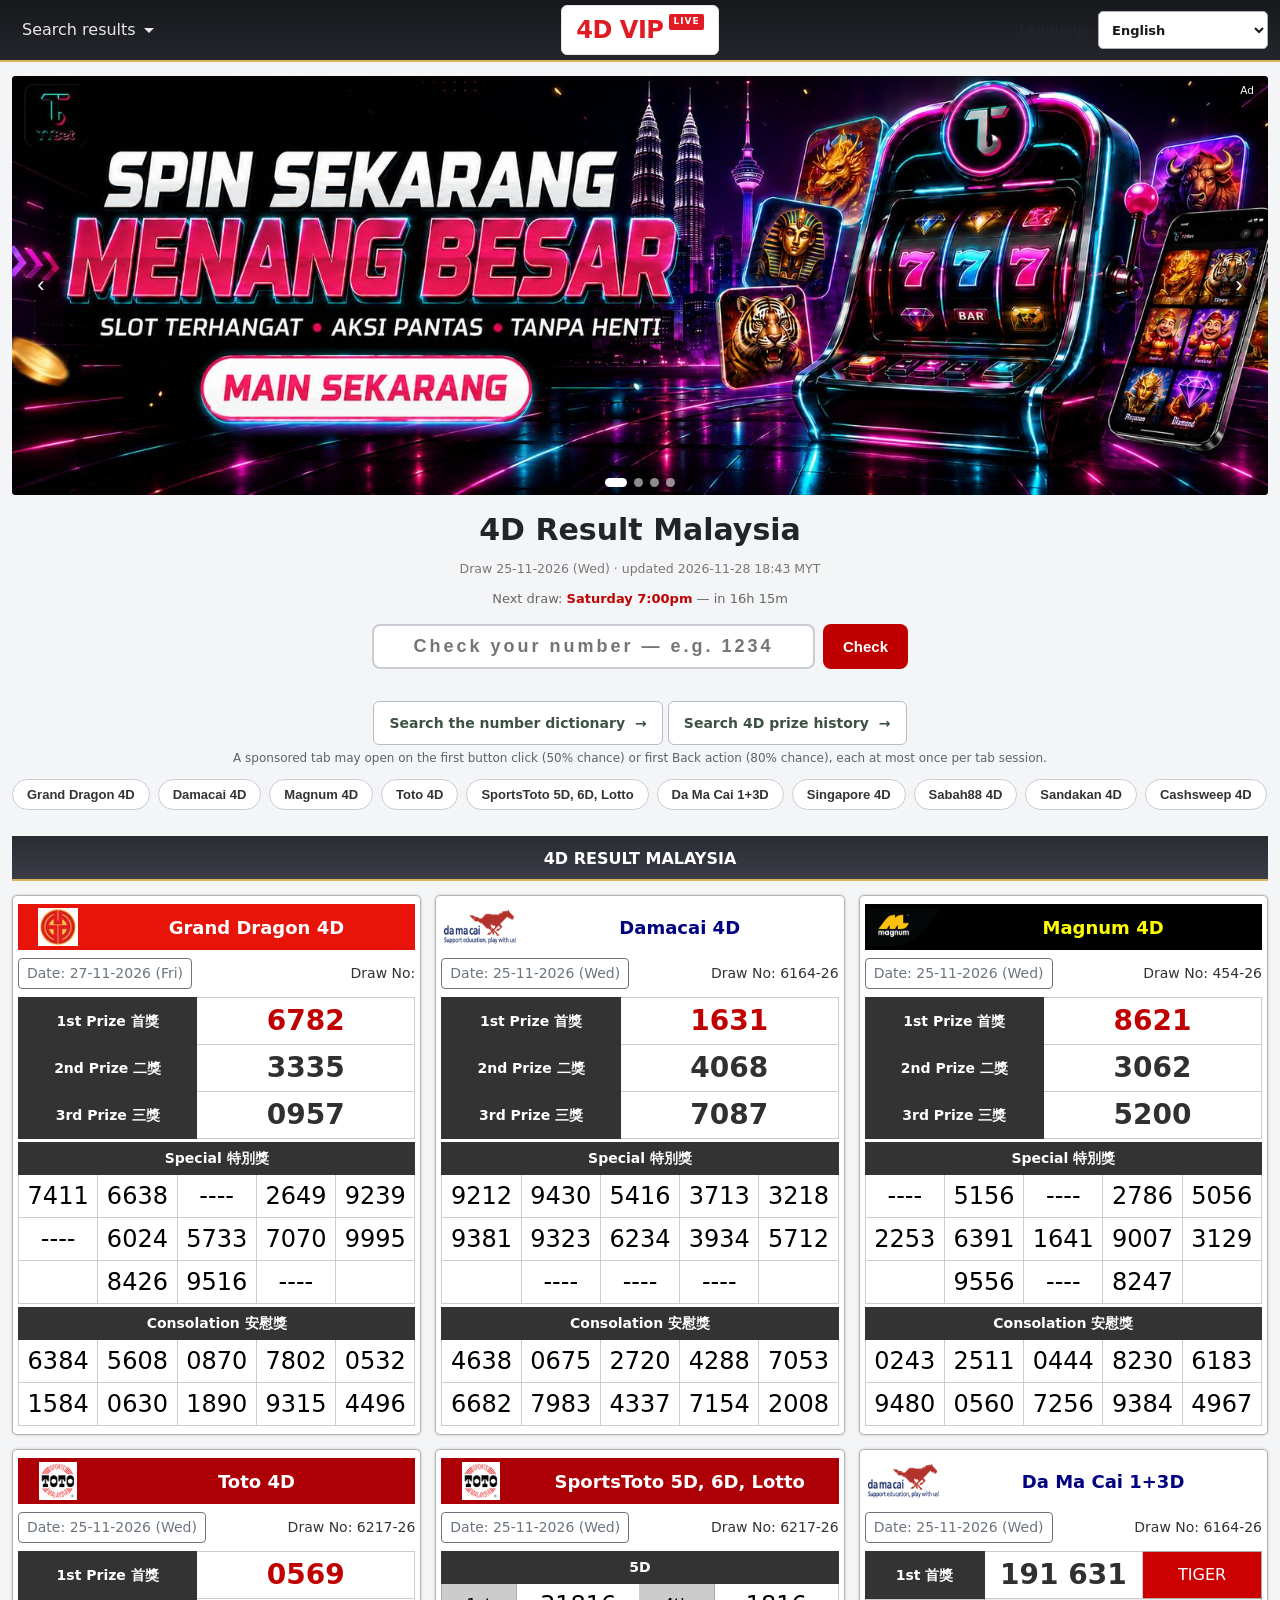
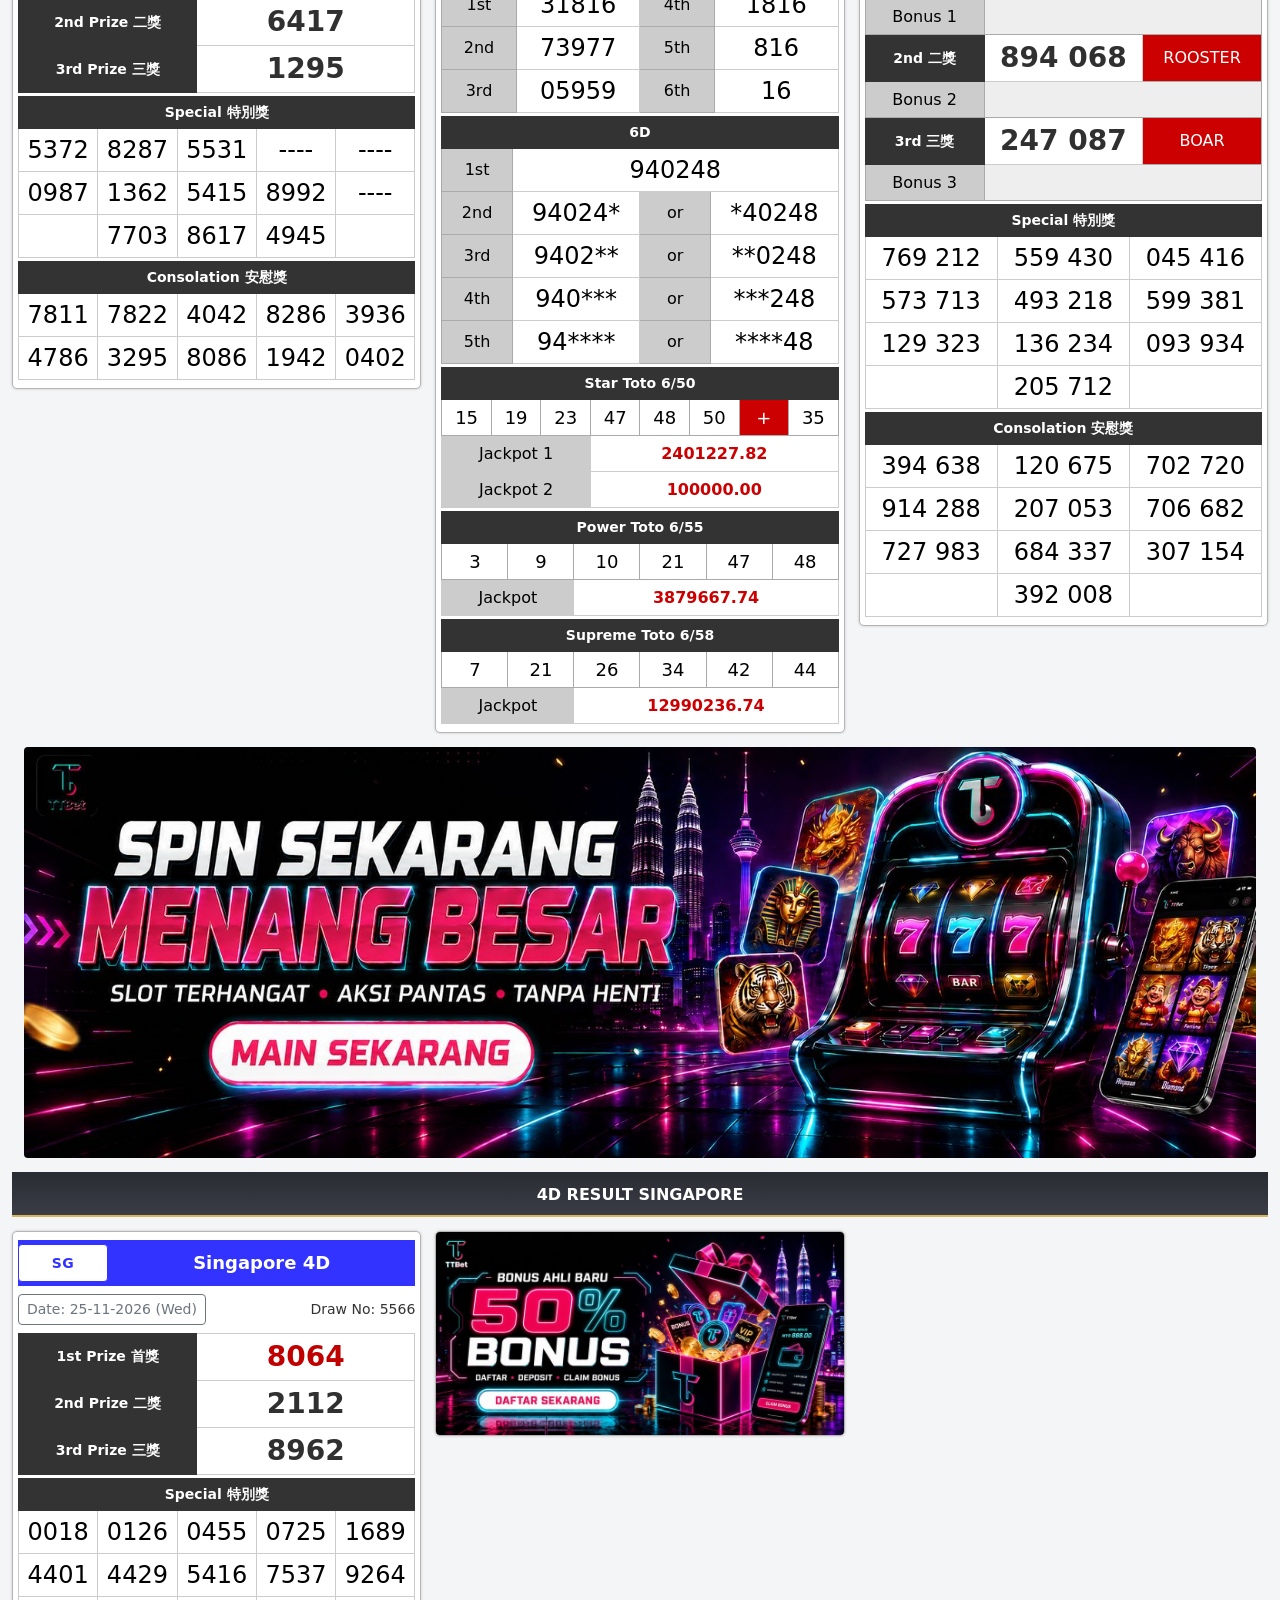
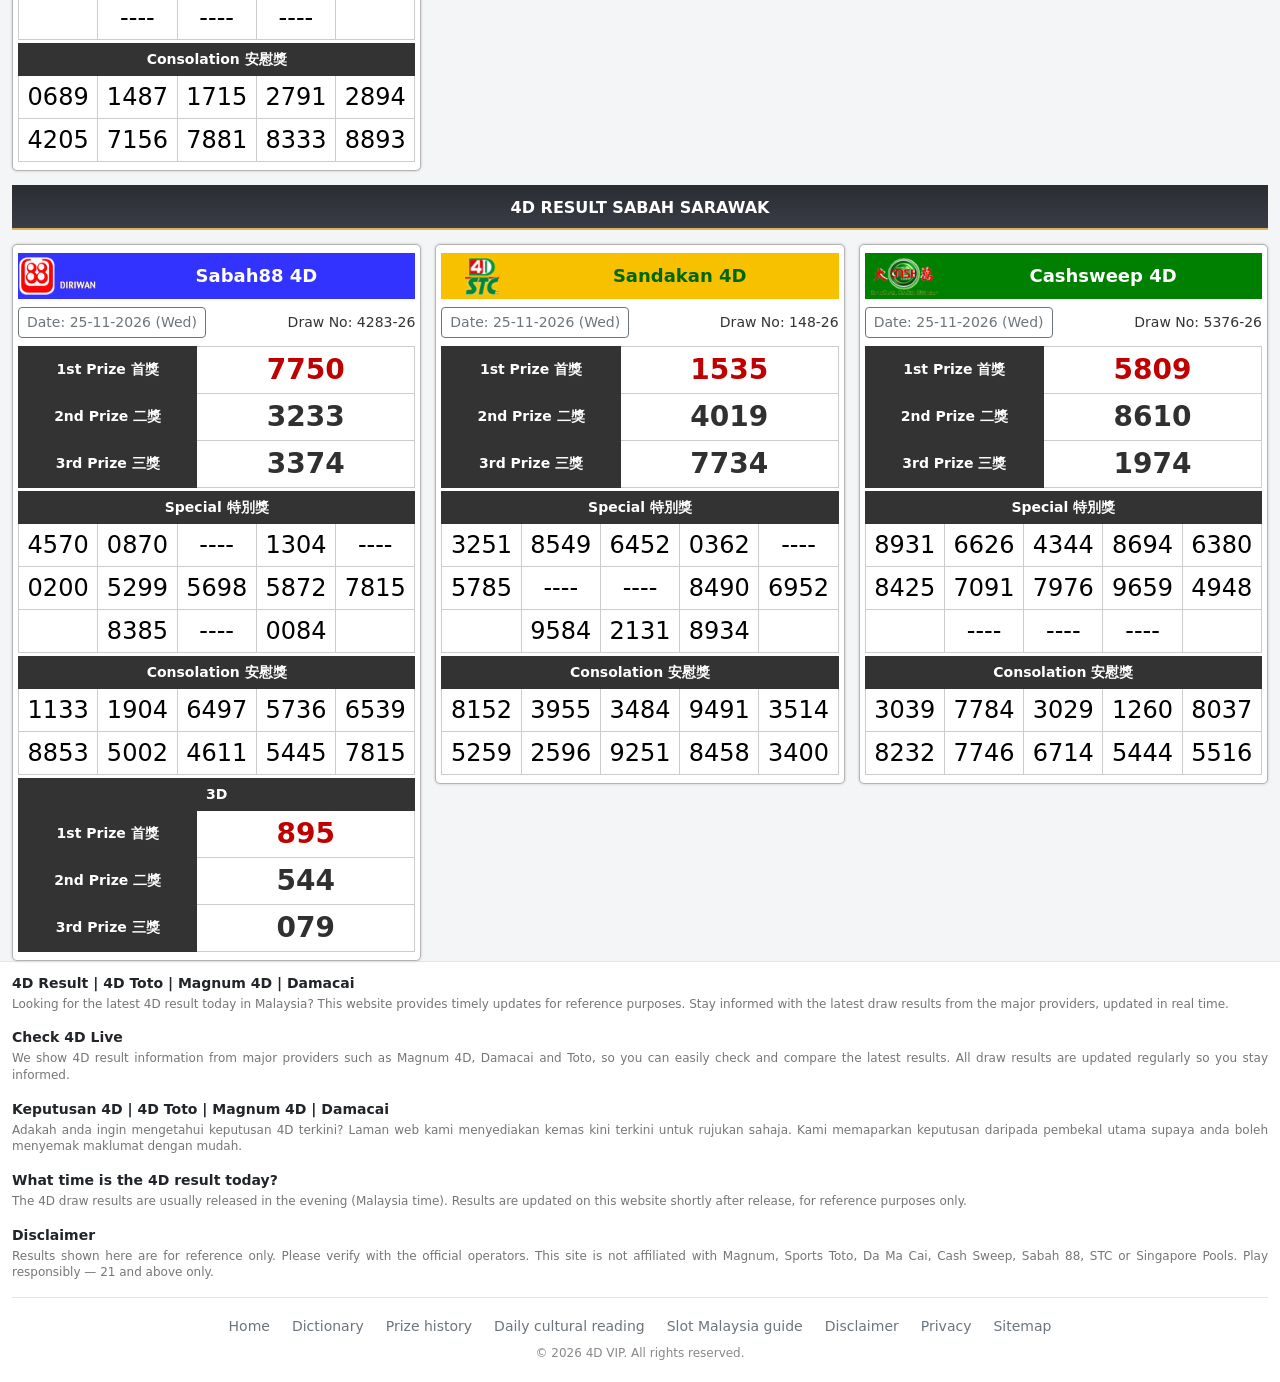
<file: index.html>
<!DOCTYPE html>
<html lang="en">
<head>
<meta charset="utf-8">
<meta name="viewport" content="width=device-width, initial-scale=1.0">
<title>4D VIP - Live 4D Result Today, Toto Magnum Damacai Malaysia</title>
<meta name="description" content="Check 4D result live. Magnum 4D, 4D Toto, Damacai 4D result, Sabah 88 Lotto 4D, Sarawak Special Cash Sweep 4D, STC 4D, Singapore Pools 4D. Keputusan Hari Ini 4D in Sabah, Sarawak, Malaysia.">
<meta name="keywords" content="4d,result,live,damacai,magnum 4d,toto 4d,keputusan 4d">
<link rel="canonical" href="https://4dresult1.com/">
<link rel="icon" type="image/png" sizes="64x64" href="favicon.png?v=1">
<link rel="apple-touch-icon" href="apple-touch-icon.png?v=1">
<link rel="stylesheet" href="site-language.css">
<link rel="stylesheet" href="promo-banner.css">
<script type="module" src="site-language.mjs"></script>
<script type="module" src="promo-banner.mjs"></script>
<script type="module" src="sponsor-tab.mjs"></script>
<style>
/* ============ base ============ */
*{box-sizing:border-box}
html{-webkit-text-size-adjust:100%}
body{
  margin:0;
  background:#fff;
  color:#212529;
  font-family:system-ui,-apple-system,"Segoe UI",Roboto,"Helvetica Neue",Arial,sans-serif;
  font-size:16px;
  line-height:1.5;
}
table{border-collapse:collapse}
a{color:inherit}

/* ============ navbar ============ */
.navbar{background:#f8f9fa;border-bottom:1px solid #e5e5e5}
.center-container{display:flex;max-width:1320px;margin:0 auto;padding:0 12px}
.box{flex:1;display:flex;justify-content:flex-start;align-items:center;height:60px}
.brand{
  display:inline-flex;align-items:center;gap:6px;text-decoration:none;align-self:center;
  background:#fff;border:1px solid #e3e3e3;border-radius:6px;padding:6px 14px;
}
.brand b{color:#e01b24;font-size:24px;font-weight:800;letter-spacing:-.5px}
.brand .live{
  background:#e01b24;color:#fff;font-size:9px;font-weight:700;letter-spacing:1px;
  padding:1px 4px;border-radius:2px;align-self:flex-start;margin-top:2px;
}

/* dropdown */
.dropdown{position:relative}
.dropdown>button{
  background:none;border:0;font:inherit;font-size:16px;color:#212529;
  padding:8px 10px;cursor:pointer;display:inline-flex;align-items:center;gap:8px;
}
.dropdown>button::after{content:"";border:5px solid transparent;border-top-color:currentColor;margin-top:5px}
.dropdown-menu{
  display:none;position:absolute;top:100%;left:0;z-index:200;min-width:200px;
  background:#fff;border:1px solid rgba(0,0,0,.15);border-radius:6px;
  box-shadow:0 6px 16px rgba(0,0,0,.15);padding:6px 0;margin:0;list-style:none;
}
.dropdown.open .dropdown-menu{display:block}
.dropdown-menu a{display:block;padding:6px 16px;text-decoration:none;font-size:15px;color:#212529}
.dropdown-menu a:hover{background:#f2f2f2}

/* ============ banner ============ */
.topbanner{display:block;max-width:1320px;margin:14px auto 0;padding:0 12px}
.topbanner img{width:100%;height:auto;display:block;border-radius:4px}
.cardbanner{display:block;width:100%}
.cardbanner img{
  width:100%;height:auto;display:block;border-radius:5px;
  border:1px solid #b4b4b4;box-shadow:0 0 2px 1px #ddd;
}
.belowcard{margin-top:14px}
.page-title{margin:16px 12px 0;text-align:center;font-size:clamp(22px,3vw,30px);line-height:1.25;font-weight:700}
.updated{text-align:center;font-size:12.5px;color:#777;margin:12px 0 0}

/* ============ layout ============ */
.container{max-width:1320px;margin:0 auto;padding:0 12px}
.section-bar{
  background:#333;border:1px solid #333;color:#fff;
  text-align:center;padding:8px 0;margin:14px 0 0;
}
.section-bar h2{margin:0;font-size:18px;font-weight:700;color:#fff}
.section-bar a{color:#fff;text-decoration:none;font-weight:700;font-size:1rem;padding:0 8px}
.row{
  display:grid;grid-template-columns:repeat(3,1fr);
  gap:14px;align-items:start;margin-top:14px;
}
@media (max-width:991px){ .row{grid-template-columns:repeat(2,1fr)} }
@media (max-width:767px){ .row{grid-template-columns:1fr} }

/* ============ result card ============ */
.outerbox{
  border-radius:5px;border:#b4b4b4 1px solid;vertical-align:top;
  box-shadow:0 0 2px 1px #ddd;width:100%;background:#fff;
  text-align:center;padding:5px;
}
.resultTable2{width:100%;margin:3px 0;padding:0}

.headlabel{
  font-weight:600;font-size:18px;text-align:center;vertical-align:middle;height:26px;padding:4px 0;
}
.brandlogo{
  display:inline-flex;align-items:center;justify-content:center;
  min-width:90px;height:38px;padding:0 10px;border-radius:4px;
  font-weight:800;font-size:14px;letter-spacing:.5px;line-height:1;
  white-space:nowrap;border:1px solid currentColor;
}
.brandimg{height:38px;width:auto;max-width:100%;display:block;margin:0 auto}

.resultdrawdate{text-align:left;font-size:14px;color:#333;padding:5px 0;vertical-align:middle}
.datebtn{
  display:inline-block;font-size:14px;line-height:1.5;padding:.25rem .5rem;
  border:1px solid #6c757d;color:#6c757d;background:#fff;border-radius:.25rem;
  text-decoration:none;
}
.datebtn:hover{background:#6c757d;color:#fff}

.resultprizelable{
  text-align:center;font-size:14px;font-weight:700;background:#333;color:#fff;
  vertical-align:middle;padding:5px 0;border:1px solid #333;
}
.resulttop{
  font-size:28px;color:#303030;font-weight:700;text-align:center;
  border:1px solid #ccc;padding:2px 0;height:40px;
}
.resultbottom{
  text-align:center;font-size:24px;color:#000;width:20%;
  border:1px solid #ccc;padding:3px 0;height:36px;
}
.result5dprizelable{
  text-align:center;font-size:16px;background:#ccc;color:#000;width:12%;
  vertical-align:middle;padding:5px 0;border:1px solid #aaa;height:36px;
}
.resultbottomtoto2{
  text-align:center;font-size:18px;color:#000;width:12.5%;
  border:1px solid #aaa;padding:2px 0;height:36px;
}
.resultbottomtotojp{
  text-align:center;font-size:16px;background:#ccc;color:#000;
  vertical-align:middle;border:1px solid #ccc;height:36px;
}
.resultbottomtotojpval{
  text-align:center;font-size:16px;font-weight:700;color:#c00;
  border:1px solid #ccc;height:36px;
}
.zodiac{
  text-align:center;font-size:16px;color:#fff;background:#c00;
  border:1px solid #aaa;height:36px;width:30%;
}
.bonuscell{
  text-align:center;font-size:16px;background:#eee;color:#000;
  border:1px solid #aaa;height:36px;padding:5px 0;
}
.plusball{color:#fff;background:#c00}

/* ============ footer ============ */
footer{margin-top:34px;padding:24px 0 8px;border-top:1px solid #e5e5e5;background:#fff}
.footsec{margin-bottom:14px}
.footsec h3{margin:.625rem 0 0;line-height:1.7;font-size:.875rem;font-weight:700}
.footsec p{font-size:.75rem;color:rgba(0,0,0,.54);line-height:1.4;margin:0;text-align:justify}
.footnav{
  display:flex;justify-content:center;gap:6px;list-style:none;
  padding:16px 0 0;margin:16px 0 0;border-top:1px solid #e5e5e5;flex-wrap:wrap;
}
.footnav a{color:#6c757d;text-decoration:none;font-size:14px;padding:4px 8px}
.footnav a:hover{color:#212529}
.copyright{text-align:center;font-size:12px;color:#888;padding:6px 0 20px}

@media (max-width:991px){
  body{background:#ccc}
  .outerbox{border-radius:0}
  .container{padding:0}
  .row{gap:10px;margin-top:10px}
  footer{padding-left:12px;padding-right:12px}
  .topbanner{padding:0;margin-top:0}
  .topbanner img{border-radius:0}
}

/* ============ v2 design upgrade ============ */
body{background:#f4f5f7}
.navbar{background:linear-gradient(180deg,#17181c,#24262c);border-bottom:2px solid #d9b45b}
.dropdown>button{color:#e8e8e8}
.dropdown>button:hover{color:#fff}
.section-bar{background:linear-gradient(180deg,#2a2c33,#3a3d46);border:0;border-bottom:2px solid #d9b45b}
.outerbox{transition:box-shadow .18s, transform .18s}
.outerbox:hover{box-shadow:0 6px 18px rgba(0,0,0,.14);transform:translateY(-2px)}
.prize1{color:#c00000 !important}
.statusline{text-align:center;font-size:13px;color:#666;margin:10px 0 0}
.statusline b{color:#c00000;font-weight:700}
.livepulse{display:inline-block;width:8px;height:8px;border-radius:50%;background:#e02b20;margin-right:5px;animation:lp 1.4s infinite}
@keyframes lp{0%,100%{opacity:1}50%{opacity:.2}}
.checker{max-width:560px;margin:16px auto 0;padding:0 12px;display:flex;gap:8px}
.checker input{flex:1;min-width:0;font-size:18px;font-weight:700;letter-spacing:3px;text-align:center;padding:10px 12px;border:2px solid #c9ccd2;border-radius:8px;font-variant-numeric:tabular-nums}
.checker input:focus{outline:none;border-color:#d9b45b}
.checker button{font-size:15px;font-weight:700;padding:10px 20px;border:0;border-radius:8px;background:#c00000;color:#fff;cursor:pointer}
.checker button:hover{background:#a30000}
.checkmsg{text-align:center;font-size:14.5px;margin:8px 0 0;min-height:20px;font-weight:600}
.checkmsg.win{color:#0a7a3d}
.checkmsg.lose{color:#888}
.hit{background:#ffe9a8 !important;box-shadow:inset 0 0 0 2px #d9a600}
.chips{display:flex;gap:8px;overflow-x:auto;padding:12px;max-width:1320px;margin:0 auto;-webkit-overflow-scrolling:touch}
.chips button{flex:0 0 auto;font-size:13px;font-weight:700;padding:7px 14px;border:1px solid #c9ccd2;border-radius:999px;background:#fff;color:#333;cursor:pointer;white-space:nowrap}
.chips button:hover{border-color:#d9b45b;background:#fdf6e3}
.totop{position:fixed;right:16px;bottom:16px;z-index:300;width:44px;height:44px;border-radius:50%;border:0;background:#17181c;color:#d9b45b;font-size:20px;cursor:pointer;display:none;box-shadow:0 4px 12px rgba(0,0,0,.3)}
.totop.show{display:block}
.glossary-access{text-align:center;margin:4px 12px 0}.glossary-access a{display:inline-flex;align-items:center;justify-content:center;gap:10px;min-height:44px;padding:8px 15px;border:1px solid #b8bec8;border-radius:6px;background:#fff;color:#3e5143;font-size:14px;font-weight:650;text-decoration:none}.glossary-access a:hover{border-color:#8e9e83;background:#f4f7ed}.glossary-access a:focus-visible{outline:3px solid #8d691e;outline-offset:3px}.sponsor-tab-notice{display:block;margin:4px 12px 0;text-align:center;color:#5c626a;font-size:12px}

/* ============ top slider ============ */
.tswrap{max-width:1320px;margin:14px auto 0;padding:0 12px}
.topslider{position:relative;overflow:hidden;border-radius:4px;aspect-ratio:3/1;background:#111}
.ts-track{display:flex;height:100%;transition:transform .5s ease}
.ts-slide{flex:0 0 100%;height:100%;display:block}
.ts-slide img{width:100%;height:100%;object-fit:cover;display:block}
.ts-arrow{position:absolute;top:50%;transform:translateY(-50%);width:38px;height:38px;border-radius:50%;
  border:0;background:rgba(0,0,0,.45);color:#fff;font-size:22px;line-height:1;cursor:pointer;z-index:2}
.ts-arrow:hover{background:rgba(0,0,0,.7)}
.ts-prev{left:10px}.ts-next{right:10px}
.ts-dots{position:absolute;bottom:8px;left:0;right:0;display:flex;justify-content:center;gap:7px;z-index:2}
.ts-dots button{width:9px;height:9px;border-radius:5px;border:0;padding:0;background:rgba(255,255,255,.55);cursor:pointer;transition:width .2s}
.ts-dots button.on{background:#fff;width:22px}
.ts-tag{position:absolute;top:6px;right:8px;background:rgba(0,0,0,.55);color:#fff;font-size:10.5px;padding:1px 6px;border-radius:3px;z-index:2}
@media (max-width:767px){
  .center-container{padding:0 6px}
  .box{min-width:0}
  .brand{flex:0 0 auto;gap:4px;padding:6px 8px;white-space:nowrap}
  .brand b{font-size:20px;white-space:nowrap}
  .dropdown>button{padding:8px 4px;font-size:12px;gap:4px;white-space:nowrap}
  .site-language>span{position:absolute;width:1px;height:1px;padding:0;margin:-1px;overflow:hidden;clip:rect(0,0,0,0);white-space:nowrap;border:0}
  .site-language select{width:82px;min-width:0;padding-left:6px;padding-right:16px;font-size:12px}
  .tswrap{padding:0;margin-top:0}
  .topslider{aspect-ratio:2/1;border-radius:0}
  .ts-arrow{display:none}
}
</style>
</head>
<body>

<nav class="navbar">
  <div class="center-container">
    <div class="box">
      <div class="dropdown" id="dateDropdown">
        <button type="button" aria-expanded="false" data-i18n="results">Search results</button>
        <ul class="dropdown-menu" id="dateMenu"></ul>
      </div>
    </div>
    <a class="brand" href="./">
      <b>4D VIP</b><span class="live">LIVE</span>
    </a>
    <div class="box" style="justify-content:flex-end"><label class="site-language"><span data-i18n="language">Language</span><select data-language-switcher aria-label="Language"><option value="en">English</option><option value="zh">中文</option><option value="ms">Bahasa Melayu</option></select></label></div>
  </div>
</nav>

<div class="tswrap">
  <div class="topslider" id="topslider">
    <span class="ts-tag">Ad</span>
    <div class="ts-track">
    <a class="ts-slide" href="https://ttbet.fun/RFAA9570A03" target="_blank" rel="noopener sponsored"><picture><source media="(max-width:767px)" srcset="ttb-mobile.jpg"><img src="ttb.jpg" alt="TTBet — Spin sekarang, menang besar. Main sekarang."></picture></a>
    <a class="ts-slide" href="https://2bvbx.com/RFMY4D.BVBX" target="_blank" rel="noopener sponsored"><picture><source media="(max-width:767px)" srcset="bvbx-mobile.jpg?v=1"><img src="bvbx-wide.jpg?v=1" alt="BVBX — Step into the game. BVBX.NET"></picture></a>
    <a class="ts-slide" href="https://v12luck.com/RFMY4D.V12" target="_blank" rel="noopener sponsored"><picture><source media="(max-width:767px)" srcset="v12-mobile.jpg?v=2"><img src="v12-wide.jpg?v=2" alt="V12BET — Feel the excitement. v12luck.com"></picture></a>
    <a class="ts-slide" href="https://3x44my.com/RFMY4D.X44" target="_blank" rel="noopener sponsored"><picture><source media="(max-width:767px)" srcset="x44-mobile.jpg?v=2"><img src="x44-wide.jpg?v=2" alt="X44 — Play in style. Your game, your moment. 3x44my.com"></picture></a>
    </div>
    <button type="button" class="ts-arrow ts-prev" aria-label="Previous">&#8249;</button>
    <button type="button" class="ts-arrow ts-next" aria-label="Next">&#8250;</button>
    <div class="ts-dots"></div>
  </div>
</div>
<script>
(function(){
  var box = document.getElementById("topslider");
  if (!box) return;
  var track = box.querySelector(".ts-track");
  var n = track.children.length;
  var dots = box.querySelector(".ts-dots");
  var i = 0, timer = null, paused = false;
  if (n < 2) { box.querySelectorAll(".ts-arrow,.ts-dots").forEach(function(e){ e.style.display = "none"; }); return; }
  for (var k = 0; k < n; k++) {
    (function(k){
      var b = document.createElement("button");
      b.type = "button";
      b.setAttribute("aria-label", "Slide " + (k + 1));
      b.addEventListener("click", function(){ go(k); restart(); });
      dots.appendChild(b);
    })(k);
  }
  function go(k){
    i = (k + n) % n;
    track.style.transform = "translateX(-" + (i * 100) + "%)";
    Array.prototype.forEach.call(dots.children, function(d, j){ d.classList.toggle("on", j === i); });
  }
  function restart(){
    clearInterval(timer);
    timer = setInterval(function(){ if (!paused && !document.hidden) go(i + 1); }, 4000);
  }
  box.querySelector(".ts-prev").addEventListener("click", function(){ go(i - 1); restart(); });
  box.querySelector(".ts-next").addEventListener("click", function(){ go(i + 1); restart(); });
  box.addEventListener("mouseenter", function(){ paused = true; });
  box.addEventListener("mouseleave", function(){ paused = false; });
  var x0 = null;
  track.addEventListener("touchstart", function(e){ x0 = e.touches[0].clientX; }, { passive: true });
  track.addEventListener("touchend", function(e){
    if (x0 === null) return;
    var dx = e.changedTouches[0].clientX - x0;
    if (Math.abs(dx) > 40) { go(i + (dx < 0 ? 1 : -1)); restart(); }
    x0 = null;
  });
  go(0); restart();
})();
</script>

<div class="container"><h1 class="page-title" data-i18n="homeTitle">4D Result Malaysia</h1><p id="updated" class="updated"></p><p id="nextdraw" class="statusline"></p></div>

<div class="checker"><input id="checknum" inputmode="numeric" maxlength="4" placeholder="Check your number — e.g. 1234" data-i18n-placeholder="checkPlaceholder" aria-label="Check your 4D number"><button type="button" id="checkbtn" data-i18n="check">Check</button></div>
<p id="checkmsg" class="checkmsg"></p>
<p class="glossary-access"><a href="dictionary.html"><span data-i18n="dictionaryLink">Search the number dictionary</span> <span aria-hidden="true">→</span></a> <a href="4d-history.html"><span data-i18n="historyLink">Search 4D prize history</span> <span aria-hidden="true">→</span></a></p>
<small class="sponsor-tab-notice" id="sponsor-tab-notice" data-i18n="sponsorTabNotice">A sponsored tab may open on the first button click (50% chance) or first Back action (80% chance), each at most once per tab session.</small>
<div class="chips" id="chips"></div>

<main class="container" id="app"></main>

<button id="totop" class="totop" aria-label="Back to top">↑</button>

<footer class="container">
  <div class="footsec">
    <h3>4D Result | 4D Toto | Magnum 4D | Damacai</h3>
    <p data-i18n="homeFooterIntro">Looking for the latest 4D result today in Malaysia? This website provides timely updates for reference purposes. Stay informed with the latest draw results from the major providers, updated in real time.</p>
  </div>
  <div class="footsec">
    <h3 data-i18n="homeFooterLiveTitle">Check 4D Live</h3>
    <p data-i18n="homeFooterLive">We show 4D result information from major providers such as Magnum 4D, Damacai and Toto, so you can easily check and compare the latest results. All draw results are updated regularly so you stay informed.</p>
  </div>
  <div class="footsec">
    <h3>Keputusan 4D | 4D Toto | Magnum 4D | Damacai</h3>
    <p data-i18n="homeFooterMalay">Adakah anda ingin mengetahui keputusan 4D terkini? Laman web kami menyediakan kemas kini terkini untuk rujukan sahaja. Kami memaparkan keputusan daripada pembekal utama supaya anda boleh menyemak maklumat dengan mudah.</p>
  </div>
  <div class="footsec">
    <h3 data-i18n="homeFooterTimeTitle">What time is the 4D result today?</h3>
    <p data-i18n="homeFooterTime">The 4D draw results are usually released in the evening (Malaysia time). Results are updated on this website shortly after release, for reference purposes only.</p>
  </div>
  <div class="footsec">
    <h3 data-i18n="disclaimer">Disclaimer</h3>
    <p data-i18n="homeFooterDisclaimer">Results shown here are for reference only. Please verify with the official operators. This site is not affiliated with Magnum, Sports Toto, Da Ma Cai, Cash Sweep, Sabah 88, STC or Singapore Pools. Play responsibly — 21 and above only.</p>
  </div>
    <ul class="footnav">
      <li><a href="./" data-i18n="home">Home</a></li>
      <li><a href="dictionary.html" data-i18n="dictionary">Dictionary</a></li>
      <li><a href="4d-history.html" data-i18n="history">Prize history</a></li>
      <li><a href="chinese-number-symbolism.html" data-i18n="dailyReading">Daily Chinese Symbols</a></li>
      <li><a href="slot-malaysia.html">Slot Malaysia guide</a></li>
      <li><a href="disclaimer.html" data-i18n="disclaimer">Disclaimer</a></li>
    <li><a href="privacy.html" data-i18n="privacy">Privacy</a></li>
    <li><a href="sitemap.xml" data-i18n="sitemap">Sitemap</a></li>
  </ul>
  <div class="copyright">&copy; <span id="yr"></span> 4D VIP. All rights reserved.</div>
</footer>

<script>
/* =========================================================
   BANNERS
   Add a banner by filling one of these in. Set to null to hide it.
     link    = where tapping the banner goes
     desktop = wide image (about 1600 x 400), used on laptops
     mobile  = tall image (about 1772 x 886), used on phones
   ========================================================= */
const BANNERS = {
  afterMalaysia: {
    link: "https://ttbet.fun/RFAA9570A03",
    desktop: "ttb.jpg", w: 1600, h: 533,
    mobile: "ttb-mobile.jpg",
    alt: "TTBet — Bonus ahli baru 50%. Daftar sekarang."
  },
  afterSingapore: null,
  afterSabah: null,
  singaporeRow: {
    link: "https://ttbet.fun/RFAA9570A03",
    mobile: "ttb-mobile.jpg",
    alt: "TTBet — Bonus ahli baru 50%. Daftar sekarang."
  }
};

/* =========================================================
   LAYOUT — which provider sits where, and how it is branded.
   The numbers themselves come from results.json.
   ========================================================= */
const STYLE = {
  gd4d:       { name: "Grand Dragon 4D",           headBg: "#e81409",  headColor: "#fff",    logoImg: "logos/gdlotto.png" },
  damacai:    { name: "Damacai 4D",                headBg: "#fff",     headColor: "#000080", logoImg: "logos/damacai.png" },
  magnum:     { name: "Magnum 4D",                 headBg: "#000",     headColor: "#ff0",    logoImg: "logos/magnum.png" },
  toto:       { name: "Toto 4D",                   headBg: "#ad0006",  headColor: "#fff",    logoImg: "logos/toto.png" },
  totoextra:  { name: "SportsToto 5D, 6D, Lotto",  headBg: "#ad0006",  headColor: "#fff",    logoImg: "logos/toto.png" },
  damacai13d: { name: "Da Ma Cai 1+3D",            headBg: "#fff",     headColor: "#000080", logoImg: "logos/damacai.png" },
  singapore:  { name: "Singapore 4D",              headBg: "#3333ff",  headColor: "#fff",    logoText: "SG", logoBg: "#fff", logoColor: "#3333ff" },
  sabah88:    { name: "Sabah88 4D",                headBg: "#3333ff",  headColor: "#fff",    logoImg: "logos/sabah88.png" },
  sandakan:   { name: "Sandakan 4D",               headBg: "#f8c100",  headColor: "#006600", logoImg: "logos/stc.png" },
  cashsweep:  { name: "Cashsweep 4D",              headBg: "#008000",  headColor: "#fff",    logoImg: "logos/cashsweep.png" }
};

const LAYOUT = [
  { id: "malaysia-results", title: "4D RESULT MALAYSIA", href: "#malaysia-results", bannerAfter: "afterMalaysia",
    items: [{ p: "gd4d" }, { p: "damacai" }, { p: "magnum" }, { p: "toto" }, { p: "totoextra" }, { p: "damacai13d" }] },
  { id: "singapore-results", title: "4D RESULT SINGAPORE", href: "#singapore-results", bannerAfter: "afterSingapore",
    items: [{ p: "singapore" }, { banner: "singaporeRow" }] },
  { id: "sabah-sarawak-results", title: "4D RESULT SABAH SARAWAK", href: "#sabah-sarawak-results", bannerAfter: "afterSabah",
    items: [{ p: "sabah88" }, { p: "sandakan" }, { p: "cashsweep" }] }
];

/* ============ helpers ============ */
const esc = s => String(s == null ? "" : s).replace(/[&<>"]/g, c => ({ "&": "&amp;", "<": "&lt;", ">": "&gt;", '"': "&quot;" }[c]));
const L = (key, fallback, ...args) => window.siteT ? window.siteT(key, ...args) : fallback;

/* ============ block renderers ============ */
function blkPrizes3(b) {
  const head = b.title ? '<tr><td colspan="2" class="resultprizelable">' + esc(b.title) + '</td></tr>' : "";
  return '<table class="resultTable2"><tbody>' + head +
    '<tr><td style="width:45%" class="resultprizelable">1st Prize 首獎</td><td class="resulttop prize1" style="width:55%">' + esc(b.first) + '</td></tr>' +
    '<tr><td style="width:45%" class="resultprizelable">2nd Prize 二獎</td><td class="resulttop">' + esc(b.second) + '</td></tr>' +
    '<tr><td style="width:45%" class="resultprizelable">3rd Prize 三獎</td><td class="resulttop">' + esc(b.third) + '</td></tr>' +
    '</tbody></table>';
}

function blkGrid(b) {
  const cols = b.cols || 5;
  const w = (100 / cols).toFixed(2);
  let rows = "", i = 0;
  const nums = b.numbers || [];
  while (i < nums.length) {
    rows += "<tr>" + nums.slice(i, i + cols)
      .map(n => '<td class="resultbottom" style="width:' + w + '%">' + esc(n) + '</td>').join("") + "</tr>";
    i += cols;
  }
  return '<table class="resultTable2"><tbody><tr><td colspan="' + cols + '" class="resultprizelable">' +
    esc(b.title) + '</td></tr>' + rows + '</tbody></table>';
}

function blkPairs(b) {
  const rows = b.rows.map(r =>
    '<tr><td class="result5dprizelable">' + esc(r[0]) + '</td><td class="resultbottom">' + esc(r[1]) + '</td>' +
    '<td class="result5dprizelable">' + esc(r[2]) + '</td><td class="resultbottom">' + esc(r[3]) + '</td></tr>').join("");
  return '<table class="resultTable2"><tbody><tr><td colspan="4" class="resultprizelable">' +
    esc(b.title) + '</td></tr>' + rows + '</tbody></table>';
}

function blkSixd(b) {
  const rows = b.rows.map(r =>
    '<tr><td class="result5dprizelable">' + esc(r[0]) + '</td><td class="resultbottom">' + esc(r[1]) + '</td>' +
    '<td class="result5dprizelable">or</td><td class="resultbottom">' + esc(r[2]) + '</td></tr>').join("");
  return '<table class="resultTable2"><tbody><tr><td colspan="4" class="resultprizelable">' + esc(b.title) + '</td></tr>' +
    '<tr><td class="result5dprizelable">1st</td><td colspan="3" class="resultbottom">' + esc(b.first) + '</td></tr>' +
    rows + '</tbody></table>';
}

function blkLotto(b) {
  const span = b.bonus ? 8 : 6;
  const lab = Math.ceil(span / 3);
  const balls = b.balls.map(n => '<td class="resultbottomtoto2">' + esc(n) + '</td>').join("") +
    (b.bonus ? '<td class="resultbottomtoto2 plusball">+</td><td class="resultbottomtoto2">' + esc(b.bonus) + '</td>' : "");
  const jp = (b.jackpots || []).map(j =>
    '<tr><td colspan="' + lab + '" class="resultbottomtotojp">' + esc(j[0]) + '</td>' +
    '<td colspan="' + (span - lab) + '" class="resultbottomtotojpval">' + esc(j[1]) + '</td></tr>').join("");
  return '<table class="resultTable2"><tbody><tr><td colspan="' + span + '" class="resultprizelable">' +
    esc(b.title) + '</td></tr><tr>' + balls + '</tr>' + jp + '</tbody></table>';
}

function blkD3(b) {
  const labels = ["1st 首獎", "2nd 二獎", "3rd 三獎"];
  const rows = b.rows.map((r, i) =>
    '<tr><td style="width:30%" class="resultprizelable">' + esc(labels[i]) + '</td>' +
    '<td class="resulttop">' + esc(r.value) + '</td>' +
    '<td class="zodiac">' + esc(r.zodiac) + '</td></tr>' +
    '<tr><td class="result5dprizelable">Bonus ' + (i + 1) + '</td>' +
    '<td colspan="2" class="bonuscell"><b>' + esc(r.bonus) + '</b></td></tr>').join("");
  return '<table class="resultTable2"><tbody>' + rows + '</tbody></table>';
}

const RENDERERS = { prizes3: blkPrizes3, grid: blkGrid, pairs: blkPairs, sixd: blkSixd, lotto: blkLotto, d3: blkD3 };

/* ============ turn one provider's results into blocks ============ */
function buildBlocks(key, r) {
  const out = [];

  if (key === "totoextra") {
    const f = r.fiveD || [];
    if (f.length >= 6) out.push({ type: "pairs", title: "5D", rows: [
      ["1st", f[0], "4th", f[1]], ["2nd", f[2], "5th", f[3]], ["3rd", f[4], "6th", f[5]]
    ]});
    const x = r.sixD || [];
    if (x.length >= 9) out.push({ type: "sixd", title: "6D", first: x[0], rows: [
      ["2nd", x[1], x[2]], ["3rd", x[3], x[4]], ["4th", x[5], x[6]], ["5th", x[7], x[8]]
    ]});
    (r.lotto || []).forEach(l => out.push({ type: "lotto", title: l.title, balls: l.balls, bonus: l.bonus, jackpots: l.jackpots }));
    return out;
  }

  if (key === "damacai13d") {
    if (r.d3rows) out.push({ type: "d3", rows: r.d3rows });
    if (r.special) out.push({ type: "grid", title: "Special 特別獎", cols: 3, numbers: r.special });
    if (r.consolation) out.push({ type: "grid", title: "Consolation 安慰獎", cols: 3, numbers: r.consolation });
    return out;
  }

  if (r.first) out.push({ type: "prizes3", first: r.first, second: r.second, third: r.third });
  if (r.special) out.push({ type: "grid", title: "Special 特別獎", cols: 5, numbers: r.special });
  if (r.consolation) out.push({ type: "grid", title: "Consolation 安慰獎", cols: 5, numbers: r.consolation });
  if (r.threeD) out.push({ type: "prizes3", title: "3D", first: r.threeD.first, second: r.threeD.second, third: r.threeD.third });
  return out;
}

/* ============ banners ============ */
function bannerHTML(key) {
  const b = BANNERS[key];
  if (!b) return "";
  return '<a class="topbanner" href="' + esc(b.link) + '" target="_blank" rel="noopener sponsored">' +
    '<picture><source media="(max-width:767px)" srcset="' + esc(b.mobile) + '">' +
    '<img src="' + esc(b.desktop) + '" width="' + (b.w || 1600) + '" height="' + (b.h || 400) + '" alt="' + esc(b.alt || "") + '">' +
    '</picture></a>';
}

function cardBannerHTML(key, extraClass) {
  const b = BANNERS[key];
  if (!b) return "";
  return '<a class="cardbanner ' + (extraClass || "") + '" href="' + esc(b.link) + '" target="_blank" rel="noopener sponsored">' +
    '<img src="' + esc(b.card || b.mobile) + '" alt="' + esc(b.alt || "") + '"></a>';
}

/* ============ one result card ============ */
function cardHTML(key, r, data) {
  const st = STYLE[key] || {};
  const logo = st.logoImg
    ? '<img class="brandimg" src="' + esc(st.logoImg) + '" alt="' + esc(st.name) + '">'
    : '<span class="brandlogo" style="background:' + (st.logoBg || "#fff") + ';color:' + (st.logoColor || "#000") + '">' + esc(st.logoText || "") + '</span>';

  const date = r.drawDate || data.drawDate || "";
  const day = r.drawDay || data.drawDay || "";
  const blocks = buildBlocks(key, r).map(b => (RENDERERS[b.type] || (() => ""))(b)).join("");

  return '<div class="outerbox" id="card-' + key + '">' +
    '<table class="resultTable2"><tbody><tr>' +
      '<td class="headlabel" style="width:20%;background:' + st.headBg + ';color:' + st.headColor + '">' + logo + '</td>' +
      '<td class="headlabel" style="background:' + st.headBg + ';color:' + st.headColor + '">' + esc(st.name) + '</td>' +
    '</tr></tbody></table>' +
    '<table class="resultTable2"><tbody><tr>' +
      '<td class="resultdrawdate"><span class="datebtn">Date: ' + esc(date) + ' (' + esc(day) + ')</span></td>' +
      '<td class="resultdrawdate" style="text-align:right">Draw No: ' + esc(r.drawNo || "") + '</td>' +
    '</tr></tbody></table>' +
    blocks +
  '</div>';
}

/* ============ page ============ */
function render(data) {
  __data = data;
  const providers = data.providers || {};

  document.getElementById("app").innerHTML = LAYOUT.map(sec => {
    const items = sec.items.map(it => {
      if (it.banner) return cardBannerHTML(it.banner);
      const r = providers[it.p];
      return r ? cardHTML(it.p, r, data) : "";
    }).join("");
    const titleKey = {"malaysia-results":"malaysiaResults","singapore-results":"singaporeResults","sabah-sarawak-results":"borneoResults"}[sec.id];
    return '<div class="section-bar" id="' + esc(sec.id) + '"><h2><a href="' + esc(sec.href) + '">' + esc(L(titleKey, sec.title)) + '</a></h2></div>' +
      '<div class="row">' + items + '</div>' +
      (sec.bannerAfter ? bannerHTML(sec.bannerAfter) : "");
  }).join("");

  const stamp = document.getElementById("updated");
  if (stamp) {
    stamp.textContent = data.drawDate
      ? "Draw " + data.drawDate + " (" + data.drawDay + ")  ·  updated " + (data.updated || "")
      : "";
  }

  renderChips(providers);
  renderCountdown();
  if (typeof runCheck === "function") runCheck();
  document.getElementById("dateMenu").innerHTML = (data.recentDates || [])
    .map(d => '<li><span style="display:block;padding:6px 16px;font-size:15px;color:#555">' + esc(d) + '</span></li>').join("");
}

function showError() {
  document.getElementById("app").innerHTML =
    '<div class="section-bar"><h2>' + esc(L('loadingResults','Results are loading')) + '</h2></div>' +
    '<p style="padding:24px 12px;text-align:center;color:#666">' +
    esc(L('resultError','We could not load the latest results just now. Please refresh in a moment.')) + '</p>';
}

document.addEventListener('site-language-change', () => { if (__data) render(__data); });

function loadResults(first){
  fetch("results.json?t=" + Date.now())
    .then(r => r.ok ? r.json() : Promise.reject(r.status))
    .then(render)
    .catch(function(){ if (first) showError(); });
}
loadResults(true);
setInterval(loadResults, 5 * 60 * 1000);

/* ============ date dropdown ============ */
const dd = document.getElementById("dateDropdown");
const ddBtn = dd.querySelector("button");
ddBtn.addEventListener("click", e => {
  e.stopPropagation();
  dd.classList.toggle("open");
  ddBtn.setAttribute("aria-expanded", dd.classList.contains("open"));
});
document.addEventListener("click", () => {
  dd.classList.remove("open");
  ddBtn.setAttribute("aria-expanded", "false");
});

document.getElementById("yr").textContent = new Date().getFullYear();


/* ============ v2 upgrade: countdown, checker, chips, auto-refresh ============ */
function mytNow(){ return new Date(Date.now() + (8*60 + new Date().getTimezoneOffset())*60000); }

function nextDrawInfo(){
  const n = mytNow();
  const drawDays = [0,3,6];
  for (let add = 0; add < 8; add++) {
    const d = new Date(n); d.setDate(n.getDate()+add); d.setHours(19,0,0,0);
    if (!drawDays.includes(d.getDay())) continue;
    if (add === 0 && n.getHours() >= 19) {
      if (n.getHours() < 21) return { live: true };
      continue;
    }
    const ms = d - n;
    if (ms <= 0) continue;
    const days = Math.floor(ms/86400000), hrs = Math.floor(ms%86400000/3600000), mins = Math.floor(ms%3600000/60000);
    const names = ["Sunday","Monday","Tuesday","Wednesday","Thursday","Friday","Saturday"];
    let left = "";
    if (days > 0) left = days + "d " + hrs + "h";
    else if (hrs > 0) left = hrs + "h " + mins + "m";
    else left = mins + "m";
    return { live: false, day: names[d.getDay()], left: left };
  }
  return null;
}

function renderCountdown(){
  const el = document.getElementById("nextdraw");
  if (!el) return;
  const info = nextDrawInfo();
  if (!info) { el.innerHTML = ""; return; }
  el.innerHTML = info.live
    ? '<span class="livepulse"></span><b>Draw in progress</b> — results appear here as they are announced'
    : 'Next draw: <b>' + info.day + ' 7:00pm</b> — in ' + info.left;
}
setInterval(renderCountdown, 30000);

function renderChips(providers){
  const el = document.getElementById("chips");
  if (!el) return;
  let html = "";
  LAYOUT.forEach(function(sec){ sec.items.forEach(function(it){
    if (it.p && providers[it.p] && STYLE[it.p]) {
      html += '<button type="button" data-target="card-' + it.p + '">' + esc(STYLE[it.p].name) + '</button>';
    }
  }); });
  el.innerHTML = html;
  el.querySelectorAll("button").forEach(function(b){ b.addEventListener("click", function(){
    const c = document.getElementById(b.dataset.target);
    if (c) c.scrollIntoView({ behavior: "smooth", block: "start" });
  }); });
}

function runCheck(){
  const inp = document.getElementById("checknum");
  const msg = document.getElementById("checkmsg");
  if (!inp || !msg) return;
  const num = inp.value.replace(/\D/g, "");
  document.querySelectorAll(".hit").forEach(function(td){ td.classList.remove("hit"); });
  if (num.length !== 4) { msg.textContent = ""; msg.className = "checkmsg"; return; }
  const hits = [];
  document.querySelectorAll(".resulttop, .resultbottom").forEach(function(td){
    const digits = (td.textContent || "").replace(/\D/g, "");
    if (digits === num || (digits.length === 6 && digits.slice(-4) === num)) {
      td.classList.add("hit");
      const card = td.closest(".outerbox");
      if (card) {
        const heads = card.querySelectorAll(".headlabel");
        const name = heads.length ? heads[heads.length-1].textContent.trim() : "";
        if (name && hits.indexOf(name) < 0) hits.push(name);
      }
    }
  });
  if (hits.length) {
    msg.textContent = "🎉 " + num + " found in: " + hits.join(", ");
    msg.className = "checkmsg win";
    const first = document.querySelector(".hit");
    if (first) first.scrollIntoView({ behavior: "smooth", block: "center" });
  } else {
    msg.textContent = num + " — not in this draw's results";
    msg.className = "checkmsg lose";
  }
}

const _ci = document.getElementById("checknum");
if (_ci) {
  _ci.addEventListener("input", runCheck);
  const _cb = document.getElementById("checkbtn");
  if (_cb) _cb.addEventListener("click", runCheck);
}

const topBtn = document.getElementById("totop");
if (topBtn) {
  window.addEventListener("scroll", function(){ topBtn.classList.toggle("show", window.scrollY > 600); }, { passive: true });
  topBtn.addEventListener("click", function(){ window.scrollTo({ top: 0, behavior: "smooth" }); });
}


/* ============ live boost: near-instant results during draw hours ============ */
const LIVEFEED_URL = "https://livefeed.angelina-bcb88.workers.dev/";
let __data = null;

const MONTHS = {Jan:"01",Feb:"02",Mar:"03",Apr:"04",May:"05",Jun:"06",Jul:"07",Aug:"08",Sep:"09",Oct:"10",Nov:"11",Dec:"12"};

function feedDate(dd){
  const m = /\((\w{3})\)\s*(\d{2})-(\w{3})-(\d{4})/.exec(dd || "");
  if (!m) return null;
  return { day: m[1], date: m[2] + "-" + (MONTHS[m[3]] || "01") + "-" + m[4] };
}

function dateRank(d){
  if (!d) return 0;
  const p = d.split("-");
  return p.length === 3 ? Number(p[2] + p[1] + p[0]) : 0;
}

function feedNums(sec, prefix, max){
  const out = [];
  for (let i = 1; i <= max; i++) {
    const v = sec[prefix + i];
    if (v !== undefined && v !== null && String(v).trim() !== "") out.push(String(v).trim());
  }
  return out;
}

function padSpecial(sp){
  if (sp.length === 13) return sp.slice(0,10).concat([""], sp.slice(10,13), [""]);
  return sp;
}

function grp(n){
  const d = String(n).replace(/\D/g, "");
  return d.length === 6 ? d.slice(0,3) + " " + d.slice(3) : String(n);
}

function normDrawNo(dn){
  return String(dn || "").replace(/^#/, "").replace("/", "-");
}

const FEED_MAP = [
  ["west", "M",  "magnum",    4],
  ["west", "D",  "damacai",   4],
  ["west", "G",  "gd4d",      4],
  ["west", "T",  "toto",      4],
  ["east", "K",  "sandakan",  4],
  ["east", "B",  "sabah88",   4],
  ["east", "W",  "cashsweep", 4],
  ["sg",   "S",  "singapore", 4]
];

function applyLiveFeed(feed){
  if (!__data || !__data.providers) return false;
  let changed = false;
  FEED_MAP.forEach(function(row){
    const region = row[0], secKey = row[1], provKey = row[2];
    const sec = (feed[region] || {})[secKey];
    const prov = __data.providers[provKey];
    if (!sec || !prov || !sec.P1) return;
    const fd = feedDate(sec.DD);
    if (!fd) return;
    if (dateRank(fd.date) < dateRank(prov.drawDate)) return;
    const next = {
      first: String(sec.P1), second: String(sec.P2 || ""), third: String(sec.P3 || ""),
      special: padSpecial(feedNums(sec, "S", 13)),
      consolation: feedNums(sec, "C", 10),
      drawDate: fd.date, drawDay: fd.day
    };
    if (sec.DN) next.drawNo = normDrawNo(sec.DN);
    if (provKey === "sabah88" && sec.P13D) {
      next.threeD = { first: String(sec.P13D), second: String(sec.P23D || ""), third: String(sec.P33D || "") };
    }
    const before = JSON.stringify([prov.first, prov.second, prov.third, prov.special, prov.consolation, prov.drawDate]);
    const after = JSON.stringify([next.first, next.second, next.third, next.special, next.consolation, next.drawDate]);
    if (before !== after) {
      Object.assign(prov, next);
      changed = true;
    }
  });

  const T = (feed.west || {}).T;
  const tx = __data.providers.totoextra;
  if (T && tx && T.P5D1) {
    const fdT = feedDate(T.DD);
    if (fdT && dateRank(fdT.date) >= dateRank(tx.drawDate)) {
      const strip = function(v){ return String(v || "").replace(/^RM\s*/, ""); };
      const nextT = {
        drawDate: fdT.date, drawDay: fdT.day, drawNo: normDrawNo(T.DN),
        fiveD: [T.P5D1, T.P5D4, T.P5D2, T.P5D5, T.P5D3, T.P5D6].map(String),
        sixD: [T.P6D1, T.P6D2A, T.P6D2B, T.P6D3A, T.P6D3B, T.P6D4A, T.P6D4B, T.P6D5A, T.P6D5B].map(String),
        lotto: [
          { title: "Star Toto 6/50", balls: [T.P6501, T.P6502, T.P6503, T.P6504, T.P6505, T.P6506].map(String),
            bonus: String(T.P650EX || ""), jackpots: [["Jackpot 1", strip(T.P650JP1)], ["Jackpot 2", strip(T.P650JP2)]] },
          { title: "Power Toto 6/55", balls: [T.P6551, T.P6552, T.P6553, T.P6554, T.P6555, T.P6556].map(String),
            jackpots: [["Jackpot", strip(T.P655JP)]] },
          { title: "Supreme Toto 6/58", balls: [T.P6581, T.P6582, T.P6583, T.P6584, T.P6585, T.P6586].map(String),
            jackpots: [["Jackpot", strip(T.P658JP)]] }
        ]
      };
      if (JSON.stringify([tx.fiveD, tx.sixD, tx.lotto, tx.drawDate]) !==
          JSON.stringify([nextT.fiveD, nextT.sixD, nextT.lotto, nextT.drawDate])) {
        Object.assign(tx, nextT);
        changed = true;
      }
    }
  }

  const D6 = (feed.west || {}).D6;
  const dm = __data.providers.damacai13d;
  if (D6 && dm && D6.P1) {
    const fdD = feedDate(D6.DD);
    if (fdD && dateRank(fdD.date) >= dateRank(dm.drawDate)) {
      const pad3 = function(arr){
        return arr.length === 10 ? arr.slice(0, 9).concat([""], [arr[9]], [""]) : arr;
      };
      const nextD = {
        drawDate: fdD.date, drawDay: fdD.day, drawNo: normDrawNo(D6.DN),
        d3rows: [1, 2, 3].map(function(i){
          return { value: grp(D6["P" + i]), zodiac: String(D6["PB" + i] || ""),
                   bonus: String(D6["JP" + i] || "") };
        }),
        special: pad3(feedNums(D6, "S", 10).map(grp)),
        consolation: pad3(feedNums(D6, "C", 10).map(grp))
      };
      if (JSON.stringify([dm.d3rows, dm.special, dm.consolation, dm.drawDate]) !==
          JSON.stringify([nextD.d3rows, nextD.special, nextD.consolation, nextD.drawDate])) {
        Object.assign(dm, nextD);
        changed = true;
      }
    }
  }

  if (changed) {
    let best = null;
    Object.keys(__data.providers).forEach(function(k){
      const p = __data.providers[k];
      if (p && p.drawDate && (!best || dateRank(p.drawDate) > dateRank(best.d))) best = { d: p.drawDate, day: p.drawDay };
    });
    if (best) { __data.drawDate = best.d; __data.drawDay = best.day || __data.drawDay; }
  }
  return changed;
}

function inDrawWindow(){
  const h = mytNow().getHours();
  return h >= 18 && h < 22;
}

function pollLiveFeed(){
  if (!LIVEFEED_URL || LIVEFEED_URL.indexOf("http") !== 0) return;
  fetch(LIVEFEED_URL + "?t=" + Date.now())
    .then(function(r){ return r.ok ? r.json() : null; })
    .then(function(feed){
      if (!feed) return;
      if (applyLiveFeed(feed)) {
        render(__data);
        const el = document.getElementById("updated");
        if (el && __data.drawDate) {
          el.textContent = "Draw " + __data.drawDate + " (" + (__data.drawDay || "") + ")  ·  LIVE feed " +
            mytNow().toTimeString().slice(0,5) + " MYT";
        }
      }
    })
    .catch(function(){});
}

setInterval(function(){ if (inDrawWindow()) pollLiveFeed(); }, 60 * 1000);
setInterval(function(){ if (!inDrawWindow()) pollLiveFeed(); }, 10 * 60 * 1000);
setTimeout(pollLiveFeed, 4000);

</script>
</body>
</html>
</file>
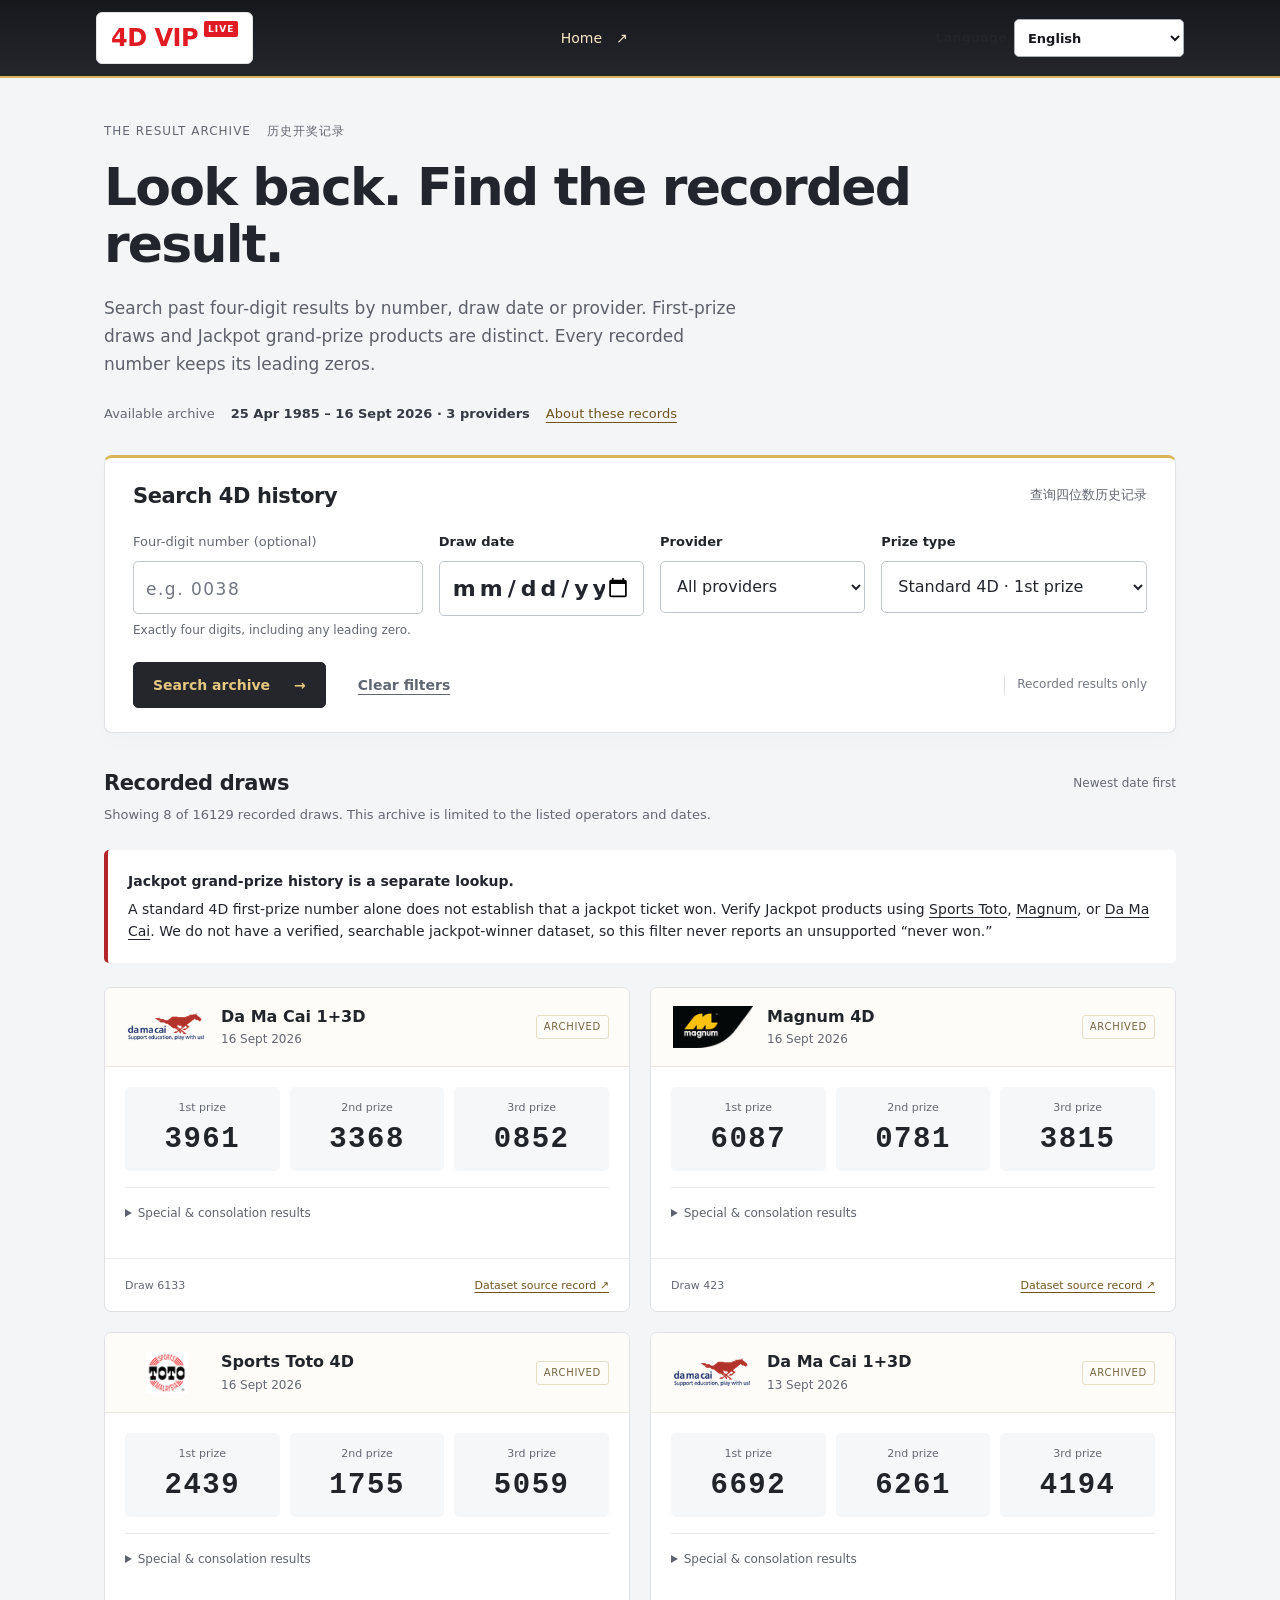
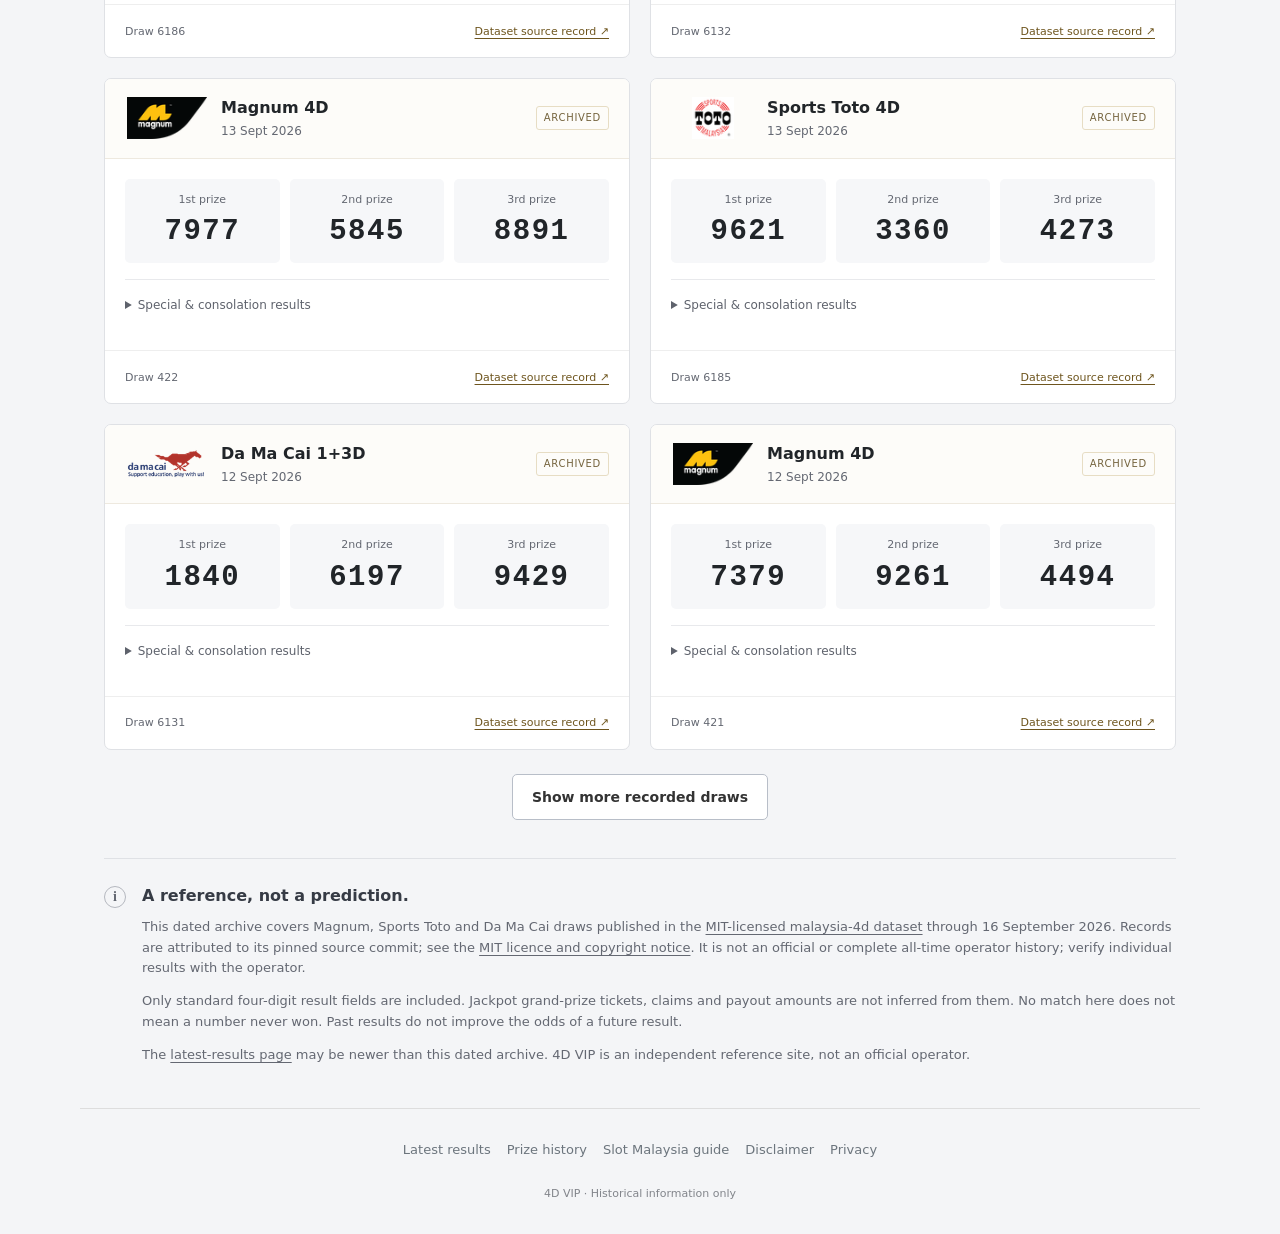
<file: 4d-history.html>
<!doctype html>
<html lang="en">
<head>
  <meta charset="utf-8">
  <meta name="viewport" content="width=device-width, initial-scale=1">
  <title>4D Results History | Search Past Four-Digit Results | 4D VIP</title>
  <meta name="description" content="Search recorded 4D first-prize results by exact number, draw date and provider. Distinguish ordinary first prizes from separate Jackpot products.">
  <meta name="robots" content="index,follow">
  <link rel="canonical" href="https://4dresult1.com/4d-history.html">
  <link rel="icon" type="image/png" sizes="64x64" href="favicon.png?v=1">
  <link rel="apple-touch-icon" href="apple-touch-icon.png?v=1">
  <link rel="stylesheet" href="legal.css">
  <link rel="stylesheet" href="history.css">
  <link rel="stylesheet" href="site-language.css">
  <link rel="stylesheet" href="promo-banner.css">
  <script type="module" src="site-language.mjs"></script>
  <script type="module" src="promo-banner.mjs"></script>
  <script type="module" src="sponsor-tab.mjs"></script>
  <meta property="og:type" content="website">
  <meta property="og:title" content="4D Results History | 4D VIP">
  <meta property="og:description" content="A dated reference archive. Search recorded four-digit results by number, date and provider.">
  <meta property="og:url" content="https://4dresult1.com/4d-history.html">
  <script type="application/ld+json">
  {"@context":"https://schema.org","@type":"CollectionPage","name":"4D Results History","url":"https://4dresult1.com/4d-history.html","inLanguage":"en","description":"A limited archive of recorded four-digit results with dated source records, not number predictions.","breadcrumb":{"@type":"BreadcrumbList","itemListElement":[{"@type":"ListItem","position":1,"name":"4D Results","item":"https://4dresult1.com/"},{"@type":"ListItem","position":2,"name":"Results History","item":"https://4dresult1.com/4d-history.html"}]}}
  </script>
  <script type="module" src="history.mjs"></script>
</head>
<body>
  <a class="skip-link" href="#main">Skip to result history</a>
  <nav class="navbar" aria-label="Main navigation"><div class="navinner history-nav"><a class="brand" href="./" aria-label="4D VIP homepage"><b>4D VIP</b><span class="live">LIVE</span></a><a class="back-link" href="./"><span data-i18n="home">Home</span> <span aria-hidden="true">↗</span></a><label class="site-language"><span data-i18n="language">Language</span><select data-language-switcher aria-label="Language"><option value="en">English</option><option value="zh">中文</option><option value="ms">Bahasa Melayu</option></select></label></div></nav>
  <main id="main" class="history-main">
    <header class="history-intro">
      <p class="eyebrow"><span data-i18n="historyEyebrow">THE RESULT ARCHIVE</span> <span lang="zh-Hans">历史开奖记录</span></p>
      <h1 data-i18n="historyTitle">Look back. Find the recorded result.</h1>
      <p class="intro-copy" data-i18n="historyIntro">Search past four-digit results by number, draw date or provider. First-prize draws and Jackpot grand-prize products are distinct. Every recorded number keeps its leading zeros.</p>
      <div class="coverage-strip"><span class="coverage-label" data-i18n="availableArchive">Available archive</span><strong id="coverage">Loading recorded dates…</strong><a href="#about-archive" data-i18n="aboutRecords">About these records</a></div>
    </header>

    <section class="search-panel" aria-labelledby="search-title">
      <div class="section-heading"><h2 id="search-title" data-i18n="historySearch">Search 4D history</h2><span lang="zh-Hans">查询四位数历史记录</span></div>
      <form id="history-search" novalidate>
        <fieldset id="search-fields" disabled>
          <legend class="sr-only">Filter the recorded results</legend>
          <div class="filter-grid">
            <div class="number-field"><label for="history-number"><span data-i18n="fourDigitNumber">Four-digit number</span> <span data-i18n="optional">(optional)</span></label><input id="history-number" name="number" type="text" inputmode="numeric" autocomplete="off" spellcheck="false" maxlength="32" placeholder="e.g. 0038" aria-describedby="number-help filter-error"><p id="number-help" data-i18n="exactFour">Exactly four digits, including any leading zero.</p></div>
            <div><label for="history-date" data-i18n="drawDate">Draw date</label><input id="history-date" name="date" type="date"></div>
            <div><label for="history-provider" data-i18n="provider">Provider</label><select id="history-provider" name="provider"><option value="" data-i18n="allProviders">All providers</option></select></div>
            <div><label for="history-prize-type" data-i18n="prizeType">Prize type</label><select id="history-prize-type" name="prize"><option value="first" data-i18n="standardFirst">Standard 4D · 1st prize</option><option value="all" data-i18n="standardAll">All standard 4D tiers</option><option value="jackpot" data-i18n="jackpotLookup">Jackpot grand prize · official lookup</option></select></div>
          </div>
          <div class="form-actions"><button class="primary-button" type="submit"><span data-i18n="searchArchive">Search archive</span> <span aria-hidden="true">→</span></button><button class="reset-button" type="reset" data-i18n="clearFilters">Clear filters</button><span class="reference-tag" data-i18n="recordedOnly">Recorded results only</span></div>
        </fieldset>
        <p id="filter-error" class="error-message" role="alert" hidden></p>
      </form>
      <noscript><p class="no-script">Turn on JavaScript to search this archive. You can also <a href="history-data.json">read the archived records</a> or <a href="./">return to the latest results</a>.</p></noscript>
    </section>

    <section class="archive-results" aria-labelledby="results-title">
      <div class="results-heading"><h2 id="results-title" data-i18n="recordedDraws">Recorded draws</h2><span data-i18n="newestFirst">Newest date first</span></div>
      <p id="results-summary" class="results-summary" role="status" aria-live="polite" aria-atomic="true">Loading archive…</p>
      <div id="load-error" class="empty-state" role="alert" hidden><h3>The archive could not be loaded.</h3><p>Your search has not run. Please try again; no missing result will be replaced with a made-up number.</p><button id="retry-load" class="primary-button" type="button">Try again</button></div>
      <div id="empty-state" class="empty-state" hidden><h3>No matching archived record.</h3><p>This is a limited archive. No match here does not mean the number has never appeared. Try another recorded date or clear the filters.</p></div>
      <div class="jackpot-source-note"><strong data-i18n="jackpotSeparate">Jackpot grand-prize history is a separate lookup.</strong> <span data-i18n="jackpotSourceStart">A standard 4D first-prize number alone does not establish that a jackpot ticket won. Verify Jackpot products using</span> <a href="https://www.sportstoto.com.my/results_past.asp" target="_blank" rel="noopener noreferrer">Sports Toto</a>, <a href="https://www.magnum4d.my/results/winning-history" target="_blank" rel="noopener noreferrer">Magnum</a>, <span data-i18n="or">or</span> <a href="https://damacai.com.my/past-draw-result" target="_blank" rel="noopener noreferrer">Da Ma Cai</a>. <span data-i18n="jackpotSourceEnd">We do not have a verified, searchable jackpot-winner dataset, so this filter never reports an unsupported “never won.”</span></div>
      <div id="draw-list" class="draw-grid"></div>
      <div class="pagination"><button id="load-more" class="more-button" type="button" hidden>Show more recorded draws</button></div>
    </section>

    <aside id="about-archive" class="archive-note" aria-labelledby="about-title">
      <span class="note-mark" aria-hidden="true">i</span><div><h2 id="about-title" data-i18n="referenceNotPrediction">A reference, not a prediction.</h2><p><span data-i18n="archiveNoteStart">This dated archive covers Magnum, Sports Toto and Da Ma Cai draws published in the</span> <a href="https://github.com/deadboy18/malaysia-4d" target="_blank" rel="noopener noreferrer">MIT-licensed malaysia-4d dataset</a> <span data-i18n="archiveNoteMiddle">through 16 September 2026. Records are attributed to its pinned source commit; see the</span> <a href="malaysia-4d-LICENSE.txt" data-i18n="mitNotice">MIT licence and copyright notice</a>. <span data-i18n="archiveNoteEnd">It is not an official or complete all-time operator history; verify individual results with the operator.</span></p><p data-i18n="archiveLimits">Only standard four-digit result fields are included. Jackpot grand-prize tickets, claims and payout amounts are not inferred from them. No match here does not mean a number never won. Past results do not improve the odds of a future result.</p><p><span data-i18n="the">The</span> <a href="./" data-i18n="latestResultsPage">latest-results page</a> <span data-i18n="archiveLatest">may be newer than this dated archive. 4D VIP is an independent reference site, not an official operator.</span></p></div>
    </aside>
  </main>
  <footer class="history-footer"><a href="./" data-i18n="latestResults">Latest results</a><a href="4d-history.html" aria-current="page" data-i18n="history">Prize history</a><a href="slot-malaysia.html">Slot Malaysia guide</a><a href="disclaimer.html" data-i18n="disclaimer">Disclaimer</a><a href="privacy.html" data-i18n="privacy">Privacy</a><p data-i18n="historicalOnly">4D VIP · Historical information only</p></footer>
</body>
</html>
</file>
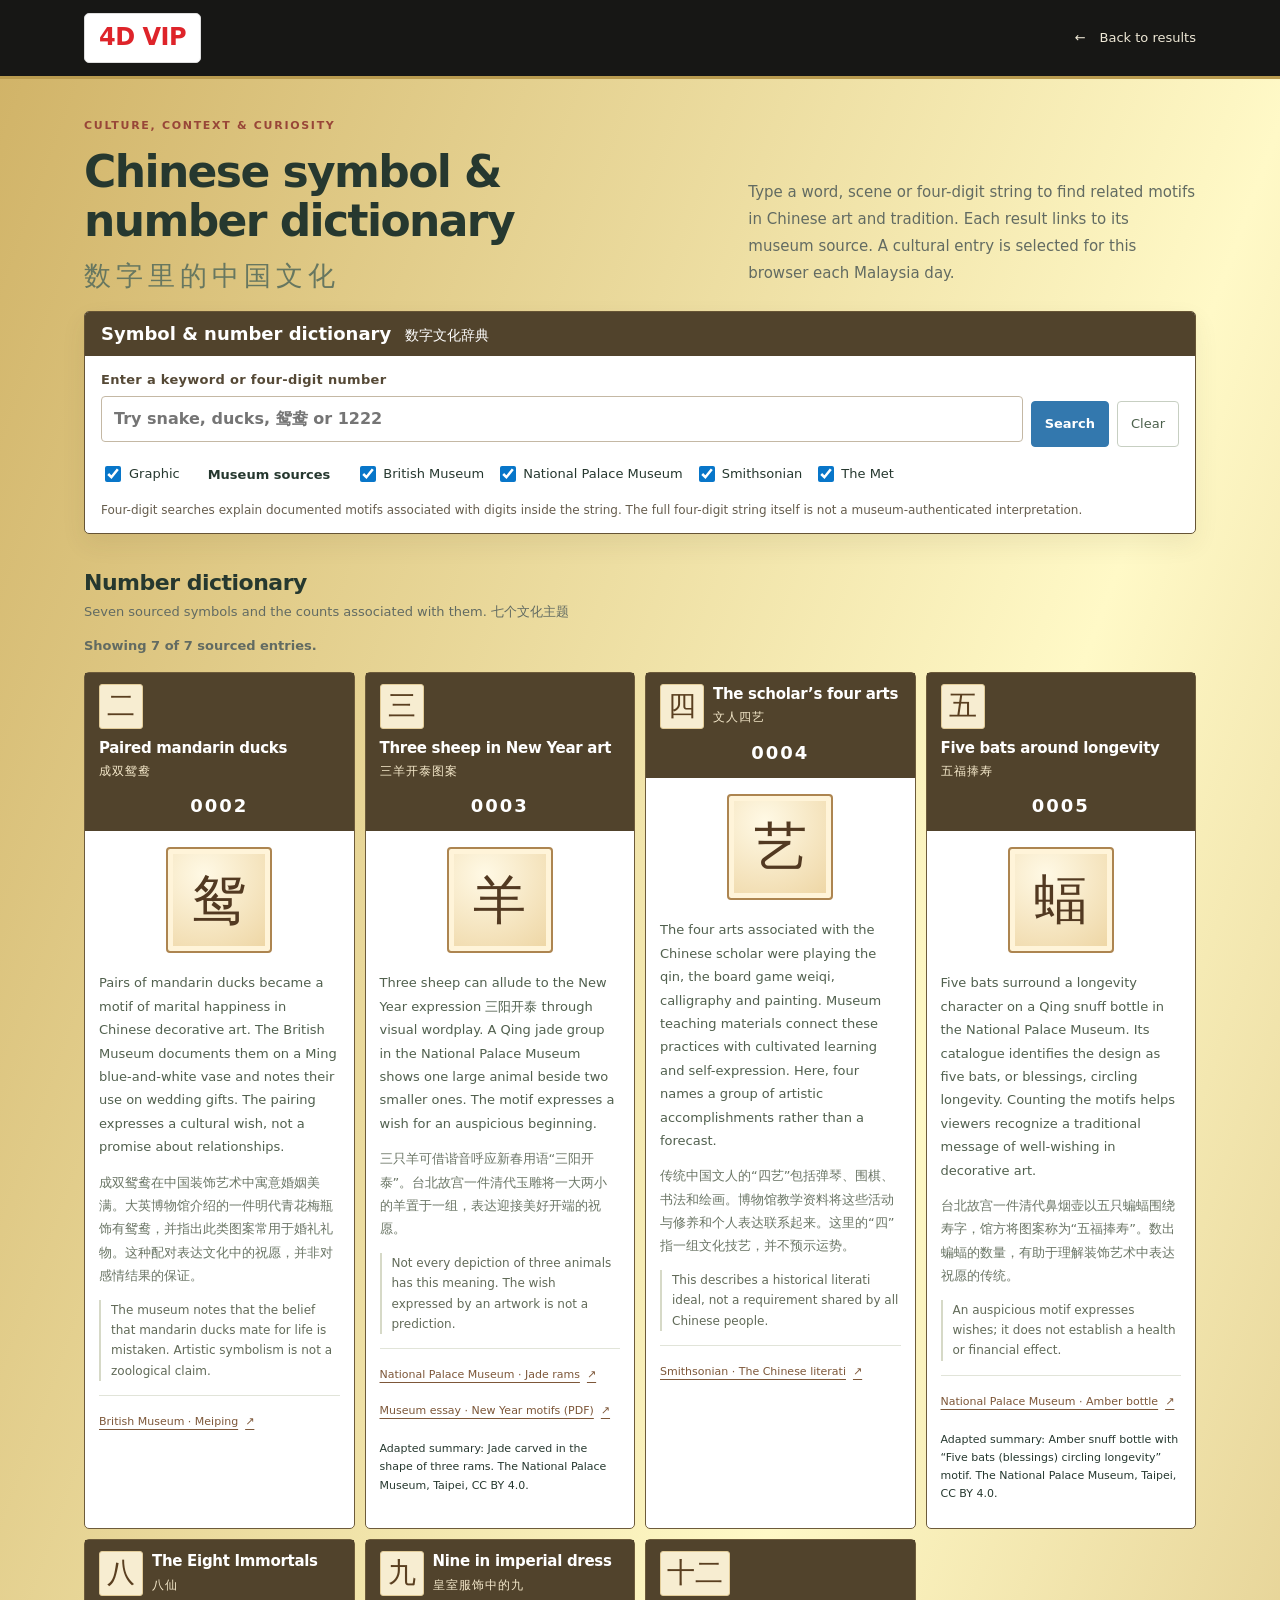
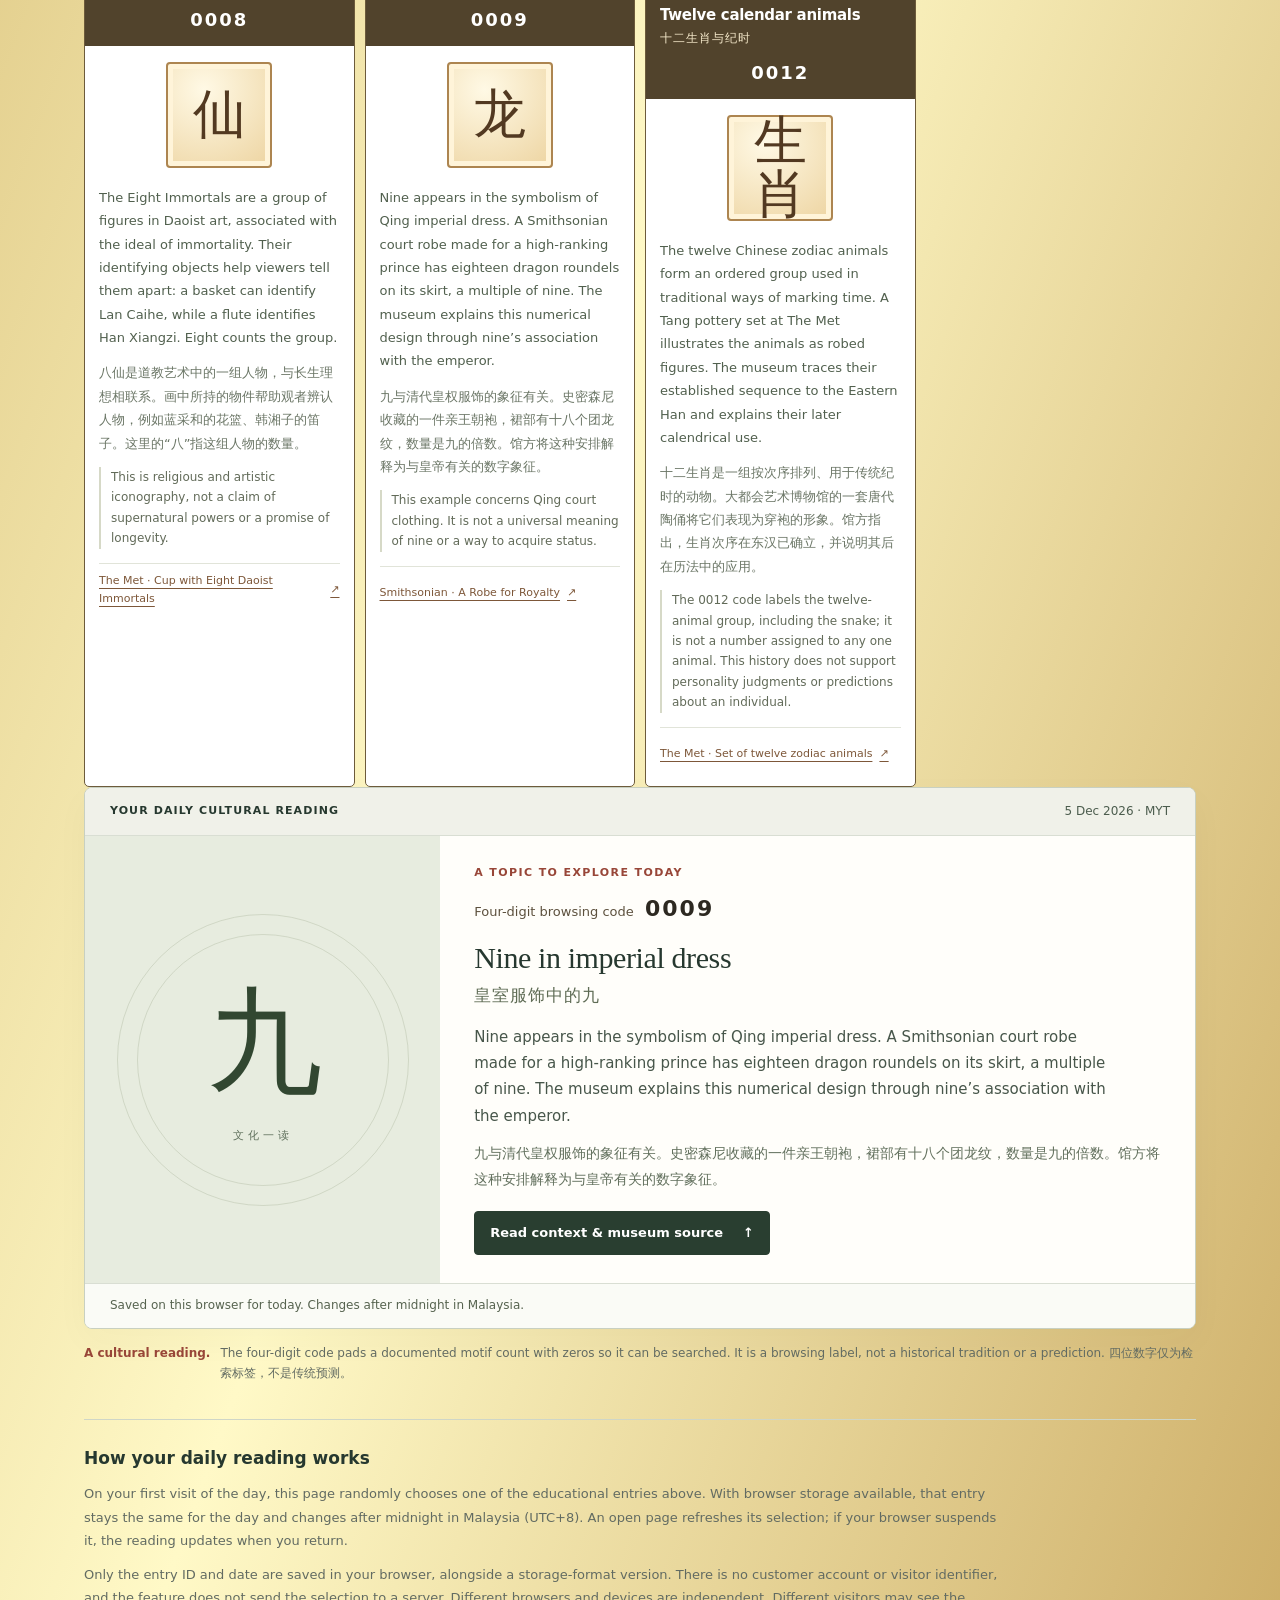
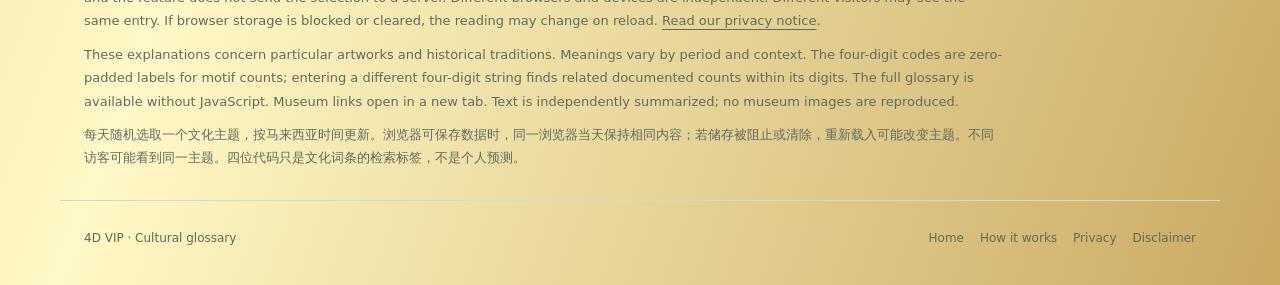
<file: chinese-number-symbolism.html>
<!DOCTYPE html>
<html lang="en">
<head>
<meta charset="utf-8">
<meta name="viewport" content="width=device-width, initial-scale=1">
<title>Chinese Symbol &amp; Number Dictionary | 4D VIP</title>
<meta name="description" content="Search a word, scene or four-digit string to explore Chinese symbols and number motifs documented by museums. Includes a daily cultural entry.">
<link rel="canonical" href="https://4dresult1.com/chinese-number-symbolism.html">
<link rel="icon" type="image/png" sizes="64x64" href="favicon.png?v=1">
<link rel="apple-touch-icon" href="apple-touch-icon.png?v=1">
<link rel="stylesheet" href="glossary.css">
<script type="application/ld+json">
{
  "@context": "https://schema.org",
  "@type": "CollectionPage",
  "name": "Chinese Symbol and Number Dictionary",
  "url": "https://4dresult1.com/chinese-number-symbolism.html",
  "description": "An educational glossary of number-related motifs in Chinese art and cultural history, with museum sources.",
  "inLanguage": ["en", "zh-Hans"],
  "isPartOf": {"@type": "WebSite", "name": "4D VIP", "url": "https://4dresult1.com/"},
  "about": {"@type": "Thing", "name": "Number symbolism in Chinese art and cultural history"}
}
</script>
<script type="module" src="glossary.mjs"></script>
<script type="module" src="sponsor-tab.mjs"></script>
</head>
<body>
<a class="skip-link" href="#main">Skip to content</a>
<header class="site-header">
  <div class="header-inner">
    <a class="brand" href="./" aria-label="4D VIP home">4D VIP</a>
    <a class="return-link" href="./"><span aria-hidden="true">←</span> Back to results</a>
  </div>
</header>
<main id="main">
  <section class="intro" aria-labelledby="page-title">
    <div>
      <p class="eyebrow">CULTURE, CONTEXT &amp; CURIOSITY</p>
      <h1 id="page-title">Chinese symbol &amp;<br>number dictionary<span class="intro-zh" lang="zh-Hans">数字里的中国文化</span></h1>
    </div>
    <p class="intro-copy">Type a word, scene or four-digit string to find related motifs in Chinese art and tradition. Each result links to its museum source. A cultural entry is selected for this browser each Malaysia day.</p>
  </section>

  <section class="lookup-wrap" aria-labelledby="lookup-title">
    <h2 id="lookup-title">Symbol &amp; number dictionary <span lang="zh-Hans">数字文化辞典</span></h2>
    <form class="search-form" id="glossary-search" role="search" hidden>
      <label class="search-field" for="glossary-query"><span>Enter a keyword or four-digit number</span><input type="search" id="glossary-query" placeholder="Try snake, ducks, 鸳鸯 or 1222" autocomplete="off" maxlength="120" aria-controls="glossary-entries" aria-describedby="search-status"></label>
      <button type="submit" class="search-button" aria-label="Search dictionary">Search</button>
      <button type="reset" class="clear-button">Clear</button>
    </form>
    <div class="lookup-options" id="lookup-options" hidden>
      <label><input type="checkbox" id="show-graphics" checked> Graphic</label>
      <fieldset><legend>Museum sources</legend>
        <label><input type="checkbox" class="source-filter" value="british" checked> British Museum</label>
        <label><input type="checkbox" class="source-filter" value="palace" checked> National Palace Museum</label>
        <label><input type="checkbox" class="source-filter" value="smithsonian" checked> Smithsonian</label>
        <label><input type="checkbox" class="source-filter" value="met" checked> The Met</label>
      </fieldset>
    </div>
    <p class="lookup-hint">Four-digit searches explain documented motifs associated with digits inside the string. The full four-digit string itself is not a museum-authenticated interpretation.</p>
  </section>

  <section id="glossary" aria-labelledby="browse-title">
    <div class="browse-heading">
      <div><h2 id="browse-title">Number dictionary</h2><p>Seven sourced symbols and the counts associated with them. <span lang="zh-Hans">七个文化主题</span></p></div>
    </div>
    <p class="search-status" id="search-status" role="status" aria-live="polite">All seven glossary entries are shown.</p>
    <div class="entry-grid" id="glossary-entries">
      <article id="paired-ducks" class="glossary-entry" data-glossary-entry data-count="2" data-code="0002" data-source="british" data-mark="鸳" data-keywords="ducks birds pair wedding love 鸳鸯">
        <div class="entry-heading"><span class="entry-glyph" lang="zh-Hans">二</span><div><h3>Paired mandarin ducks</h3><p class="entry-title-zh" lang="zh-Hans">成双鸳鸯</p></div></div>
        <p class="entry-copy">Pairs of mandarin ducks became a motif of marital happiness in Chinese decorative art. The British Museum documents them on a Ming blue-and-white vase and notes their use on wedding gifts. The pairing expresses a cultural wish, not a promise about relationships.</p>
        <p class="entry-copy-zh" lang="zh-Hans">成双鸳鸯在中国装饰艺术中寓意婚姻美满。大英博物馆介绍的一件明代青花梅瓶饰有鸳鸯，并指出此类图案常用于婚礼礼物。这种配对表达文化中的祝愿，并非对感情结果的保证。</p>
        <p class="entry-context">The museum notes that the belief that mandarin ducks mate for life is mistaken. Artistic symbolism is not a zoological claim.</p>
        <div class="entry-source"><a href="https://www.britishmuseum.org/collection/object/A_1973-0726-359" target="_blank" rel="noopener noreferrer">British Museum · Meiping <span aria-hidden="true">↗</span></a></div>
      </article>
      <article id="three-rams" class="glossary-entry" data-glossary-entry data-count="3" data-code="0003" data-source="palace" data-mark="羊" data-keywords="sheep rams spring new year 羊">
        <div class="entry-heading"><span class="entry-glyph" lang="zh-Hans">三</span><div><h3>Three sheep in New Year art</h3><p class="entry-title-zh" lang="zh-Hans">三羊开泰图案</p></div></div>
        <p class="entry-copy">Three sheep can allude to the New Year expression 三阳开泰 through visual wordplay. A Qing jade group in the National Palace Museum shows one large animal beside two smaller ones. The motif expresses a wish for an auspicious beginning.</p>
        <p class="entry-copy-zh" lang="zh-Hans">三只羊可借谐音呼应新春用语“三阳开泰”。台北故宫一件清代玉雕将一大两小的羊置于一组，表达迎接美好开端的祝愿。</p>
        <p class="entry-context">Not every depiction of three animals has this meaning. The wish expressed by an artwork is not a prediction.</p>
        <div class="entry-source"><a href="https://digitalarchive.npm.gov.tw/Collection/Detail/49702?dep=U" target="_blank" rel="noopener noreferrer">National Palace Museum · Jade rams <span aria-hidden="true">↗</span></a><br><a href="https://www.npm.gov.tw/NewChineseArtDownload.ashx?bid=4136" target="_blank" rel="noopener noreferrer">Museum essay · New Year motifs (PDF) <span aria-hidden="true">↗</span></a><p>Adapted summary: Jade carved in the shape of three rams. The National Palace Museum, Taipei, CC BY 4.0.</p></div>
      </article>
      <article id="four-arts" class="glossary-entry" data-glossary-entry data-count="4" data-code="0004" data-source="smithsonian" data-mark="艺" data-keywords="painting calligraphy music board game arts">
        <div class="entry-heading"><span class="entry-glyph" lang="zh-Hans">四</span><div><h3>The scholar’s four arts</h3><p class="entry-title-zh" lang="zh-Hans">文人四艺</p></div></div>
        <p class="entry-copy">The four arts associated with the Chinese scholar were playing the qin, the board game weiqi, calligraphy and painting. Museum teaching materials connect these practices with cultivated learning and self-expression. Here, four names a group of artistic accomplishments rather than a forecast.</p>
        <p class="entry-copy-zh" lang="zh-Hans">传统中国文人的“四艺”包括弹琴、围棋、书法和绘画。博物馆教学资料将这些活动与修养和个人表达联系起来。这里的“四”指一组文化技艺，并不预示运势。</p>
        <p class="entry-context">This describes a historical literati ideal, not a requirement shared by all Chinese people.</p>
        <div class="entry-source"><a href="https://asia-archive.si.edu/learn/for-educators/teaching-china-with-the-smithsonian/lesson-plans/self-cultivation-and-enlightenment-cultural-activities-of-the-ancient-chinese-literati/" target="_blank" rel="noopener noreferrer">Smithsonian · The Chinese literati <span aria-hidden="true">↗</span></a></div>
      </article>
      <article id="five-bats" class="glossary-entry" data-glossary-entry data-count="5" data-code="0005" data-source="palace" data-mark="蝠" data-keywords="bats blessing longevity 蝙蝠 福">
        <div class="entry-heading"><span class="entry-glyph" lang="zh-Hans">五</span><div><h3>Five bats around longevity</h3><p class="entry-title-zh" lang="zh-Hans">五福捧寿</p></div></div>
        <p class="entry-copy">Five bats surround a longevity character on a Qing snuff bottle in the National Palace Museum. Its catalogue identifies the design as five bats, or blessings, circling longevity. Counting the motifs helps viewers recognize a traditional message of well-wishing in decorative art.</p>
        <p class="entry-copy-zh" lang="zh-Hans">台北故宫一件清代鼻烟壶以五只蝙蝠围绕寿字，馆方将图案称为“五福捧寿”。数出蝙蝠的数量，有助于理解装饰艺术中表达祝愿的传统。</p>
        <p class="entry-context">An auspicious motif expresses wishes; it does not establish a health or financial effect.</p>
        <div class="entry-source"><a href="https://digitalarchive.npm.gov.tw/Collection/Detail/63219?dep=U" target="_blank" rel="noopener noreferrer">National Palace Museum · Amber bottle <span aria-hidden="true">↗</span></a><p>Adapted summary: Amber snuff bottle with “Five bats (blessings) circling longevity” motif. The National Palace Museum, Taipei, CC BY 4.0.</p></div>
      </article>
      <article id="eight-immortals" class="glossary-entry" data-glossary-entry data-count="8" data-code="0008" data-source="met" data-mark="仙" data-keywords="immortals flute basket 八仙">
        <div class="entry-heading"><span class="entry-glyph" lang="zh-Hans">八</span><div><h3>The Eight Immortals</h3><p class="entry-title-zh" lang="zh-Hans">八仙</p></div></div>
        <p class="entry-copy">The Eight Immortals are a group of figures in Daoist art, associated with the ideal of immortality. Their identifying objects help viewers tell them apart: a basket can identify Lan Caihe, while a flute identifies Han Xiangzi. Eight counts the group.</p>
        <p class="entry-copy-zh" lang="zh-Hans">八仙是道教艺术中的一组人物，与长生理想相联系。画中所持的物件帮助观者辨认人物，例如蓝采和的花篮、韩湘子的笛子。这里的“八”指这组人物的数量。</p>
        <p class="entry-context">This is religious and artistic iconography, not a claim of supernatural powers or a promise of longevity.</p>
        <div class="entry-source"><a href="https://www.metmuseum.org/art/collection/search/41879" target="_blank" rel="noopener noreferrer">The Met · Cup with Eight Daoist Immortals <span aria-hidden="true">↗</span></a></div>
      </article>
      <article id="nine-imperial" class="glossary-entry" data-glossary-entry data-count="9" data-code="0009" data-source="smithsonian" data-mark="龙" data-keywords="dragon robe emperor imperial 九 龙">
        <div class="entry-heading"><span class="entry-glyph" lang="zh-Hans">九</span><div><h3>Nine in imperial dress</h3><p class="entry-title-zh" lang="zh-Hans">皇室服饰中的九</p></div></div>
        <p class="entry-copy">Nine appears in the symbolism of Qing imperial dress. A Smithsonian court robe made for a high-ranking prince has eighteen dragon roundels on its skirt, a multiple of nine. The museum explains this numerical design through nine’s association with the emperor.</p>
        <p class="entry-copy-zh" lang="zh-Hans">九与清代皇权服饰的象征有关。史密森尼收藏的一件亲王朝袍，裙部有十八个团龙纹，数量是九的倍数。馆方将这种安排解释为与皇帝有关的数字象征。</p>
        <p class="entry-context">This example concerns Qing court clothing. It is not a universal meaning of nine or a way to acquire status.</p>
        <div class="entry-source"><a href="https://asia-archive.si.edu/new-arrival-a-robe-for-royalty/" target="_blank" rel="noopener noreferrer">Smithsonian · A Robe for Royalty <span aria-hidden="true">↗</span></a></div>
      </article>
      <article id="twelve-zodiac" class="glossary-entry" data-glossary-entry data-count="12" data-code="0012" data-source="met" data-mark="生肖" data-keywords="snake serpent zodiac dragon tiger rabbit horse goat monkey rooster dog pig rat ox 鼠 牛 虎 兔 龙 蛇 马 羊 猴 鸡 狗 猪">
        <div class="entry-heading"><span class="entry-glyph" lang="zh-Hans">十二</span><div><h3>Twelve calendar animals</h3><p class="entry-title-zh" lang="zh-Hans">十二生肖与纪时</p></div></div>
        <p class="entry-copy">The twelve Chinese zodiac animals form an ordered group used in traditional ways of marking time. A Tang pottery set at The Met illustrates the animals as robed figures. The museum traces their established sequence to the Eastern Han and explains their later calendrical use.</p>
        <p class="entry-copy-zh" lang="zh-Hans">十二生肖是一组按次序排列、用于传统纪时的动物。大都会艺术博物馆的一套唐代陶俑将它们表现为穿袍的形象。馆方指出，生肖次序在东汉已确立，并说明其后在历法中的应用。</p>
        <p class="entry-context">The 0012 code labels the twelve-animal group, including the snake; it is not a number assigned to any one animal. This history does not support personality judgments or predictions about an individual.</p>
        <div class="entry-source"><a href="https://www.metmuseum.org/art/collection/search/49381" target="_blank" rel="noopener noreferrer">The Met · Set of twelve zodiac animals <span aria-hidden="true">↗</span></a></div>
      </article>
    </div>
    <div class="empty-state" id="empty-state" hidden><h3>No matching entries</h3><p>Try a scene or symbol such as snake, ducks or 鸳鸯. Source filters may also hide matches.</p></div>
  </section>

  <section class="daily-wrap" aria-label="Today's cultural reading">
    <div class="daily-top"><strong>Your daily cultural reading</strong><time id="daily-date">Malaysia time · UTC+8</time></div>
    <div class="daily-card" id="daily-card" hidden>
      <div class="glyph-panel"><span class="daily-glyph" id="daily-glyph" lang="zh-Hans"></span><p class="glyph-caption" lang="zh-Hans">文化一读</p></div>
      <div class="daily-body">
        <p class="reading-label">A topic to explore today</p>
        <p class="daily-code">Four-digit browsing code <strong id="daily-code"></strong></p>
        <h2 id="daily-title"></h2>
        <p class="daily-title-zh" id="daily-title-zh" lang="zh-Hans"></p>
        <p class="daily-explanation" id="daily-copy"></p>
        <p class="daily-explanation-zh" id="daily-copy-zh" lang="zh-Hans"></p>
        <a class="reading-link" id="daily-read" href="#glossary">Read context &amp; museum source <span aria-hidden="true">↑</span></a>
      </div>
    </div>
    <p class="daily-status" id="daily-status" role="status" aria-live="polite">Browse the full glossary above. With JavaScript enabled, a daily topic appears here.</p>
  </section>
  <p class="daily-note"><strong>A cultural reading.</strong><span>The four-digit code pads a documented motif count with zeros so it can be searched. It is a browsing label, not a historical tradition or a prediction. <span lang="zh-Hans">四位数字仅为检索标签，不是传统预测。</span></span></p>
  <noscript><p class="no-script">JavaScript is off, so daily selection and search are unavailable. All seven entries and their sources remain readable above.</p></noscript>

  <section class="about-selection" aria-labelledby="about-title">
    <h2 id="about-title">How your daily reading works</h2>
    <p>On your first visit of the day, this page randomly chooses one of the educational entries above. With browser storage available, that entry stays the same for the day and changes after midnight in Malaysia (UTC+8). An open page refreshes its selection; if your browser suspends it, the reading updates when you return.</p>
    <p>Only the entry ID and date are saved in your browser, alongside a storage-format version. There is no customer account or visitor identifier, and the feature does not send the selection to a server. Different browsers and devices are independent. Different visitors may see the same entry. If browser storage is blocked or cleared, the reading may change on reload. <a href="privacy.html">Read our privacy notice</a>.</p>
    <p>These explanations concern particular artworks and historical traditions. Meanings vary by period and context. The four-digit codes are zero-padded labels for motif counts; entering a different four-digit string finds related documented counts within its digits. The full glossary is available without JavaScript. Museum links open in a new tab. Text is independently summarized; no museum images are reproduced.</p>
    <p lang="zh-Hans">每天随机选取一个文化主题，按马来西亚时间更新。浏览器可保存数据时，同一浏览器当天保持相同内容；若储存被阻止或清除，重新载入可能改变主题。不同访客可能看到同一主题。四位代码只是文化词条的检索标签，不是个人预测。</p>
  </section>
</main>
<footer><p>4D VIP · Cultural glossary</p><nav class="footer-links" aria-label="Footer"><a href="./">Home</a><a href="#about-title">How it works</a><a href="privacy.html">Privacy</a><a href="disclaimer.html">Disclaimer</a></nav></footer>
</body>
</html>
</file>
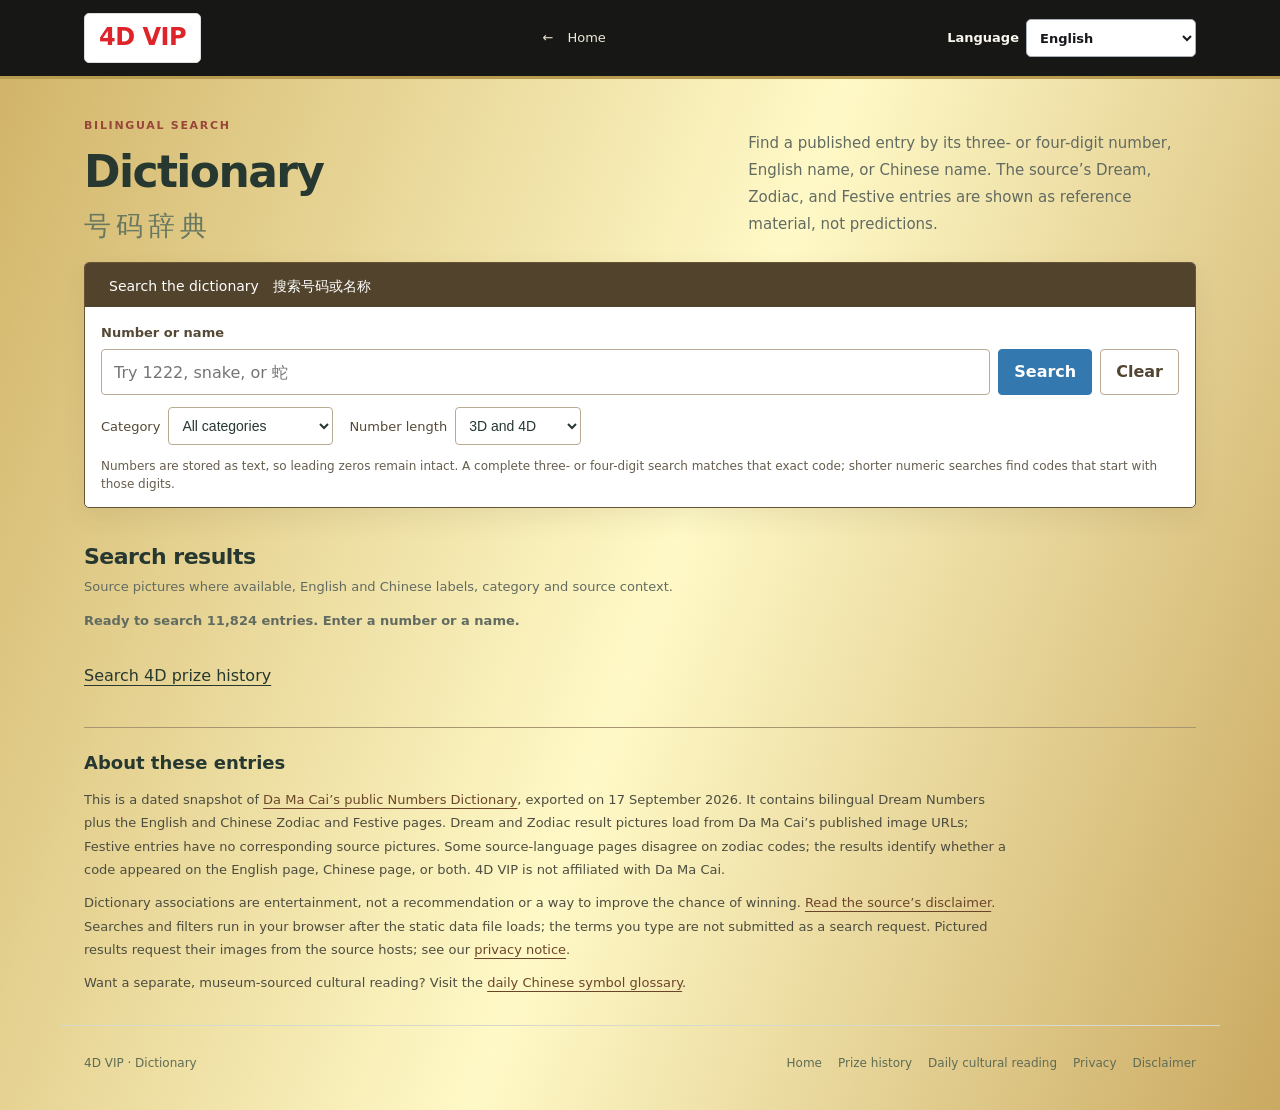
<file: dictionary.html>
<!DOCTYPE html>
<html lang="en">
<head>
<meta charset="utf-8">
<meta name="viewport" content="width=device-width, initial-scale=1">
<title>Dictionary | Search 3D &amp; 4D Numbers and Names | 4D VIP</title>
<meta name="description" content="Search a bilingual dictionary by 3D or 4D number, English name, or Chinese name. Browse Dream, Zodiac, and Festive entries with source attribution.">
<link rel="canonical" href="https://4dresult1.com/dictionary.html">
<link rel="icon" type="image/png" sizes="64x64" href="favicon.png?v=1">
<link rel="apple-touch-icon" href="apple-touch-icon.png?v=1">
<link rel="stylesheet" href="glossary.css">
<link rel="stylesheet" href="dictionary.css">
<link rel="stylesheet" href="site-language.css">
<link rel="stylesheet" href="promo-banner.css">
<script type="module" src="site-language.mjs"></script>
<script type="module" src="promo-banner.mjs"></script>
<script type="module" src="sponsor-tab.mjs"></script>
<script type="module" src="dictionary.mjs"></script>
</head>
<body>
<a class="skip-link" href="#main">Skip to content</a>
<header class="site-header"><div class="header-inner">
  <a class="brand" href="./" aria-label="4D VIP home">4D VIP</a>
  <a class="return-link" href="./"><span aria-hidden="true">←</span> <span data-i18n="home">Home</span></a>
  <label class="site-language"><span data-i18n="language">Language</span><select data-language-switcher aria-label="Language"><option value="en">English</option><option value="zh">中文</option><option value="ms">Bahasa Melayu</option></select></label>
</div></header>
<main id="main">
  <section class="intro" aria-labelledby="page-title">
    <div><p class="eyebrow" data-i18n="dictionaryEyebrow">BILINGUAL SEARCH</p><h1 id="page-title"><span data-i18n="dictionary">Dictionary</span> <span class="intro-zh" lang="zh-Hans">号码辞典</span></h1></div>
    <p class="intro-copy" data-i18n="dictionaryIntro">Find a published entry by its three- or four-digit number, English name, or Chinese name. The source’s Dream, Zodiac, and Festive entries are shown as reference material, not predictions.</p>
  </section>
  <section class="lookup-wrap" aria-labelledby="search-title">
    <h2 id="search-title"><span data-i18n="dictionarySearch">Search the dictionary</span> <span lang="zh-Hans">搜索号码或名称</span></h2>
    <form id="dictionary-search" class="dictionary-search" role="search">
      <label for="dictionary-query" data-i18n="numberOrName">Number or name</label>
      <div class="dictionary-search-row">
        <input id="dictionary-query" name="q" type="search" placeholder="Try 1222, snake, or 蛇" autocomplete="off" maxlength="100" aria-controls="dictionary-results" aria-describedby="dictionary-status">
        <button type="submit" data-i18n="search">Search</button><button id="dictionary-clear" type="reset" data-i18n="clear">Clear</button>
      </div>
    </form>
    <div class="dictionary-filters">
      <label for="dictionary-category"><span data-i18n="category">Category</span> <select id="dictionary-category"><option value="all" data-i18n="allCategories">All categories</option><option value="Dream Numbers" data-i18n="dream">Dream Numbers</option><option value="Zodiac Numbers" data-i18n="zodiac">Zodiac Numbers</option><option value="Festive Numbers" data-i18n="festive">Festive Numbers</option></select></label>
      <label for="dictionary-length"><span data-i18n="numberLength">Number length</span> <select id="dictionary-length"><option value="all" data-i18n="bothLengths">3D and 4D</option><option value="3" data-i18n="threeOnly">3D only</option><option value="4" data-i18n="fourOnly">4D only</option></select></label>
    </div>
    <p class="lookup-hint" data-i18n="dictionaryHint">Numbers are stored as text, so leading zeros remain intact. A complete three- or four-digit search matches that exact code; shorter numeric searches find codes that start with those digits.</p>
  </section>
  <section aria-labelledby="results-title">
    <div class="browse-heading"><div><h2 id="results-title" data-i18n="results">Search results</h2><p data-i18n="dictionarySub">Source pictures where available, English and Chinese labels, category and source context.</p></div></div>
    <p id="dictionary-status" class="search-status" role="status" aria-live="polite">Loading the dictionary…</p>
    <div id="dictionary-results" class="dictionary-results"></div>
    <button id="dictionary-more" class="dictionary-more" type="button" hidden data-i18n="showMore">Show more results</button>
    <p><a id="history-lookup-link" href="4d-history.html" data-i18n="historyLink">Search 4D prize history</a></p>
  </section>
  <section class="dictionary-context" aria-labelledby="context-title">
    <h2 id="context-title" data-i18n="aboutEntries">About these entries</h2>
    <p><span data-i18n="dictionaryContextStart">This is a dated snapshot of</span> <a href="https://www.damacai.com.my/numbers-dictionary" target="_blank" rel="noopener noreferrer">Da Ma Cai’s public Numbers Dictionary</a><span data-i18n="dictionaryContextEnd">, exported on 17 September 2026. It contains bilingual Dream Numbers plus the English and Chinese Zodiac and Festive pages. Dream and Zodiac result pictures load from Da Ma Cai’s published image URLs; Festive entries have no corresponding source pictures. Some source-language pages disagree on zodiac codes; the results identify whether a code appeared on the English page, Chinese page, or both. 4D VIP is not affiliated with Da Ma Cai.</span></p>
    <p><span data-i18n="dictionaryCaution">Dictionary associations are entertainment, not a recommendation or a way to improve the chance of winning.</span> <a href="https://www.damacai.com.my/disclaimer/" target="_blank" rel="noopener noreferrer" data-i18n="sourceDisclaimer">Read the source’s disclaimer</a>. <span data-i18n="dictionaryPrivacy">Searches and filters run in your browser after the static data file loads; the terms you type are not submitted as a search request. Pictured results request their images from the source hosts; see our</span> <a href="privacy.html" data-i18n="privacyNotice">privacy notice</a>.</p>
    <p><span data-i18n="dictionaryGlossaryIntro">Want a separate, museum-sourced cultural reading? Visit the</span> <a href="chinese-number-symbolism.html" data-i18n="dailyGlossary">daily Chinese symbol glossary</a>.</p>
  </section>
  <noscript><p class="no-script">JavaScript is required to search this dictionary. The daily cultural glossary remains readable without JavaScript.</p></noscript>
</main>
<footer><p data-i18n="dictionaryFooter">4D VIP · Dictionary</p><nav class="footer-links" aria-label="Footer"><a href="./" data-i18n="home">Home</a><a href="4d-history.html" data-i18n="history">Prize history</a><a href="chinese-number-symbolism.html" data-i18n="dailyReading">Daily cultural reading</a><a href="privacy.html" data-i18n="privacy">Privacy</a><a href="disclaimer.html" data-i18n="disclaimer">Disclaimer</a></nav></footer>
</body>
</html>
</file>
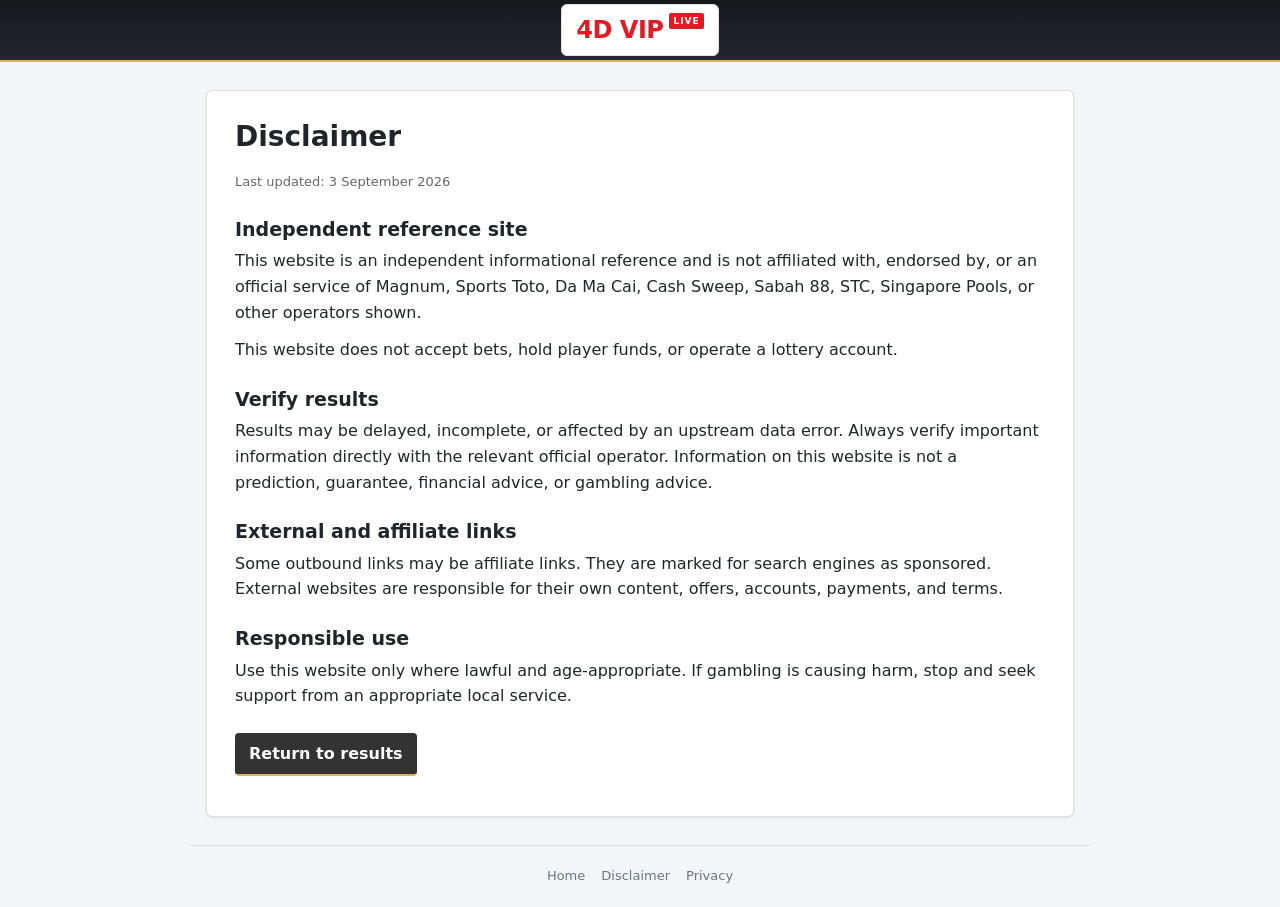
<file: disclaimer.html>
<!DOCTYPE html>
<html lang="en">
<head>
<meta charset="utf-8">
<meta name="viewport" content="width=device-width, initial-scale=1.0">
<title>Disclaimer | 4D VIP</title>
<meta name="description" content="Important information about the independent 4D result reference website at 4dresult1.com.">
<meta name="robots" content="noindex,follow">
<link rel="canonical" href="https://4dresult1.com/disclaimer.html">
<link rel="stylesheet" href="/legal.css">
</head>
<body>
<nav class="navbar" aria-label="Primary"><div class="navinner"><a class="brand" href="/"><b>4D VIP</b><span class="live">LIVE</span></a></div></nav>
<main>
  <article class="panel">
    <h1>Disclaimer</h1>
    <p class="updated">Last updated: 3 September 2026</p>
    <h2>Independent reference site</h2>
    <p>This website is an independent informational reference and is not affiliated with, endorsed by, or an official service of Magnum, Sports Toto, Da Ma Cai, Cash Sweep, Sabah 88, STC, Singapore Pools, or other operators shown.</p>
    <p>This website does not accept bets, hold player funds, or operate a lottery account.</p>
    <h2>Verify results</h2>
    <p>Results may be delayed, incomplete, or affected by an upstream data error. Always verify important information directly with the relevant official operator. Information on this website is not a prediction, guarantee, financial advice, or gambling advice.</p>
    <h2>External and affiliate links</h2>
    <p>Some outbound links may be affiliate links. They are marked for search engines as sponsored. External websites are responsible for their own content, offers, accounts, payments, and terms.</p>
    <h2>Responsible use</h2>
    <p>Use this website only where lawful and age-appropriate. If gambling is causing harm, stop and seek support from an appropriate local service.</p>
    <p class="actions"><a href="/">Return to results</a></p>
  </article>
</main>
<footer><a href="/">Home</a><a href="/disclaimer.html" aria-current="page">Disclaimer</a><a href="/privacy.html">Privacy</a></footer>
</body>
</html>
</file>
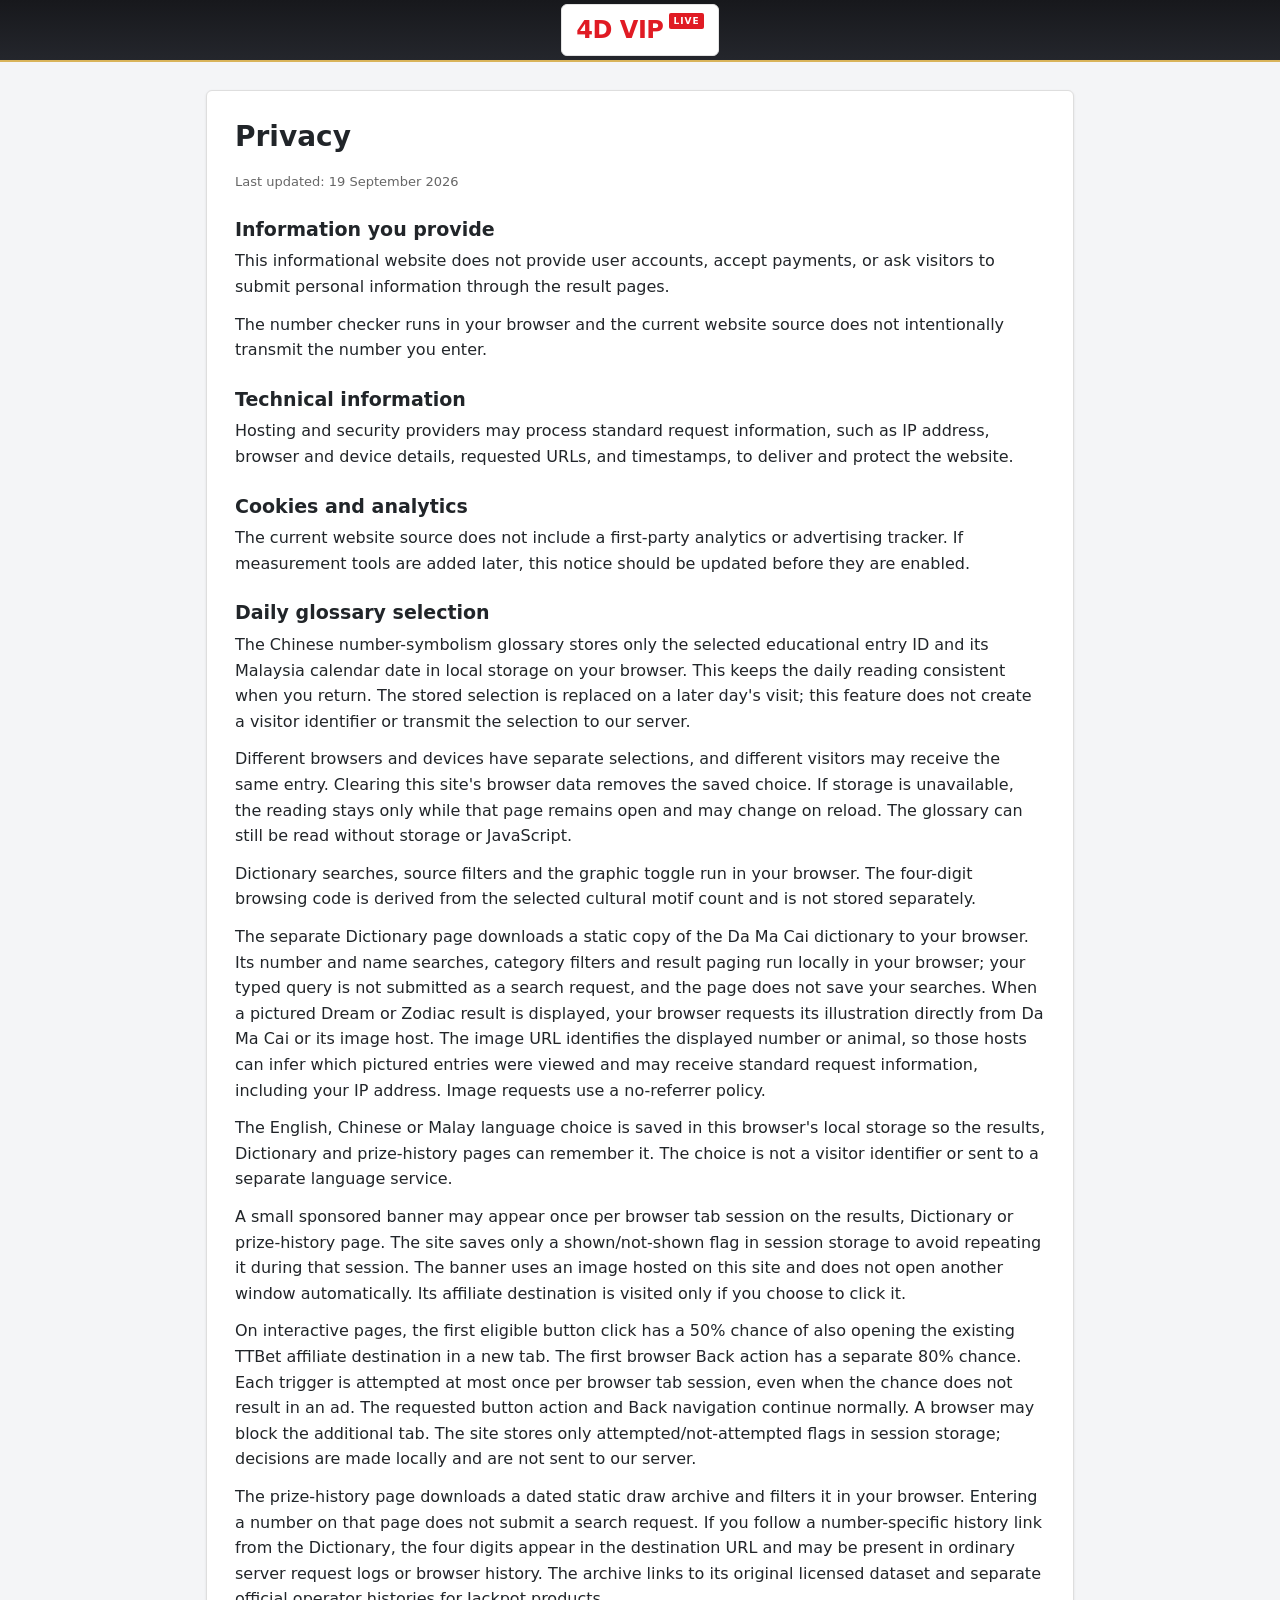
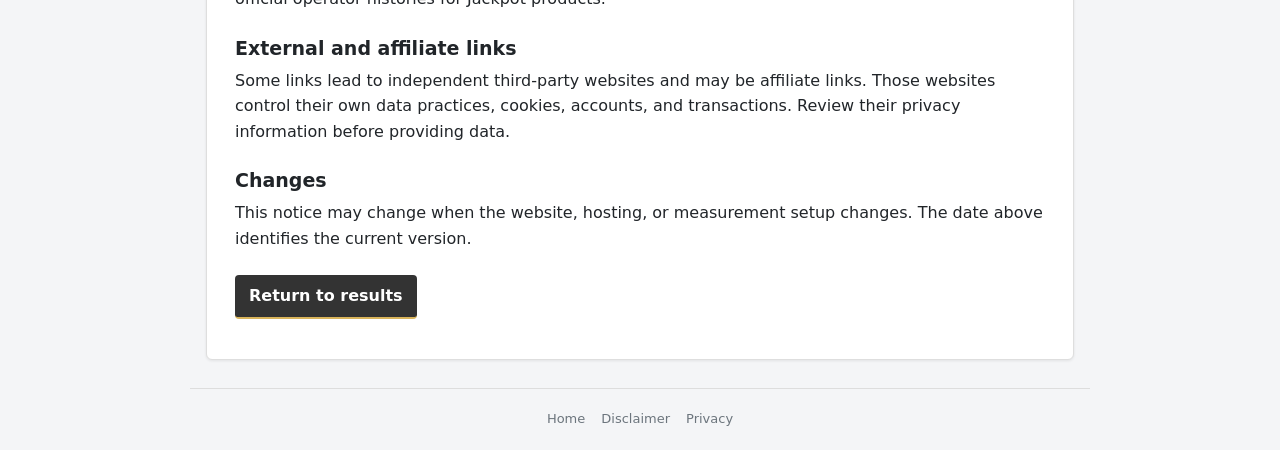
<file: privacy.html>
<!DOCTYPE html>
<html lang="en">
<head>
<meta charset="utf-8">
<meta name="viewport" content="width=device-width, initial-scale=1.0">
<title>Privacy | 4D VIP</title>
<meta name="description" content="Privacy information for the independent 4D result reference website at 4dresult1.com.">
<meta name="robots" content="noindex,follow">
<link rel="canonical" href="https://4dresult1.com/privacy.html">
<link rel="stylesheet" href="/legal.css">
</head>
<body>
<nav class="navbar" aria-label="Primary"><div class="navinner"><a class="brand" href="/"><b>4D VIP</b><span class="live">LIVE</span></a></div></nav>
<main>
  <article class="panel">
    <h1>Privacy</h1>
    <p class="updated">Last updated: 19 September 2026</p>
    <h2>Information you provide</h2>
    <p>This informational website does not provide user accounts, accept payments, or ask visitors to submit personal information through the result pages.</p>
    <p>The number checker runs in your browser and the current website source does not intentionally transmit the number you enter.</p>
    <h2>Technical information</h2>
    <p>Hosting and security providers may process standard request information, such as IP address, browser and device details, requested URLs, and timestamps, to deliver and protect the website.</p>
    <h2>Cookies and analytics</h2>
    <p>The current website source does not include a first-party analytics or advertising tracker. If measurement tools are added later, this notice should be updated before they are enabled.</p>
    <h2>Daily glossary selection</h2>
    <p>The Chinese number-symbolism glossary stores only the selected educational entry ID and its Malaysia calendar date in local storage on your browser. This keeps the daily reading consistent when you return. The stored selection is replaced on a later day's visit; this feature does not create a visitor identifier or transmit the selection to our server.</p>
    <p>Different browsers and devices have separate selections, and different visitors may receive the same entry. Clearing this site's browser data removes the saved choice. If storage is unavailable, the reading stays only while that page remains open and may change on reload. The glossary can still be read without storage or JavaScript.</p>
    <p>Dictionary searches, source filters and the graphic toggle run in your browser. The four-digit browsing code is derived from the selected cultural motif count and is not stored separately.</p>
    <p>The separate Dictionary page downloads a static copy of the Da Ma Cai dictionary to your browser. Its number and name searches, category filters and result paging run locally in your browser; your typed query is not submitted as a search request, and the page does not save your searches. When a pictured Dream or Zodiac result is displayed, your browser requests its illustration directly from Da Ma Cai or its image host. The image URL identifies the displayed number or animal, so those hosts can infer which pictured entries were viewed and may receive standard request information, including your IP address. Image requests use a no-referrer policy.</p>
    <p>The English, Chinese or Malay language choice is saved in this browser's local storage so the results, Dictionary and prize-history pages can remember it. The choice is not a visitor identifier or sent to a separate language service.</p>
    <p>A small sponsored banner may appear once per browser tab session on the results, Dictionary or prize-history page. The site saves only a shown/not-shown flag in session storage to avoid repeating it during that session. The banner uses an image hosted on this site and does not open another window automatically. Its affiliate destination is visited only if you choose to click it.</p>
    <p>On interactive pages, the first eligible button click has a 50% chance of also opening the existing TTBet affiliate destination in a new tab. The first browser Back action has a separate 80% chance. Each trigger is attempted at most once per browser tab session, even when the chance does not result in an ad. The requested button action and Back navigation continue normally. A browser may block the additional tab. The site stores only attempted/not-attempted flags in session storage; decisions are made locally and are not sent to our server.</p>
    <p>The prize-history page downloads a dated static draw archive and filters it in your browser. Entering a number on that page does not submit a search request. If you follow a number-specific history link from the Dictionary, the four digits appear in the destination URL and may be present in ordinary server request logs or browser history. The archive links to its original licensed dataset and separate official operator histories for Jackpot products.</p>
    <h2>External and affiliate links</h2>
    <p>Some links lead to independent third-party websites and may be affiliate links. Those websites control their own data practices, cookies, accounts, and transactions. Review their privacy information before providing data.</p>
    <h2>Changes</h2>
    <p>This notice may change when the website, hosting, or measurement setup changes. The date above identifies the current version.</p>
    <p class="actions"><a href="/">Return to results</a></p>
  </article>
</main>
<footer><a href="/">Home</a><a href="/disclaimer.html">Disclaimer</a><a href="/privacy.html" aria-current="page">Privacy</a></footer>
</body>
</html>
</file>
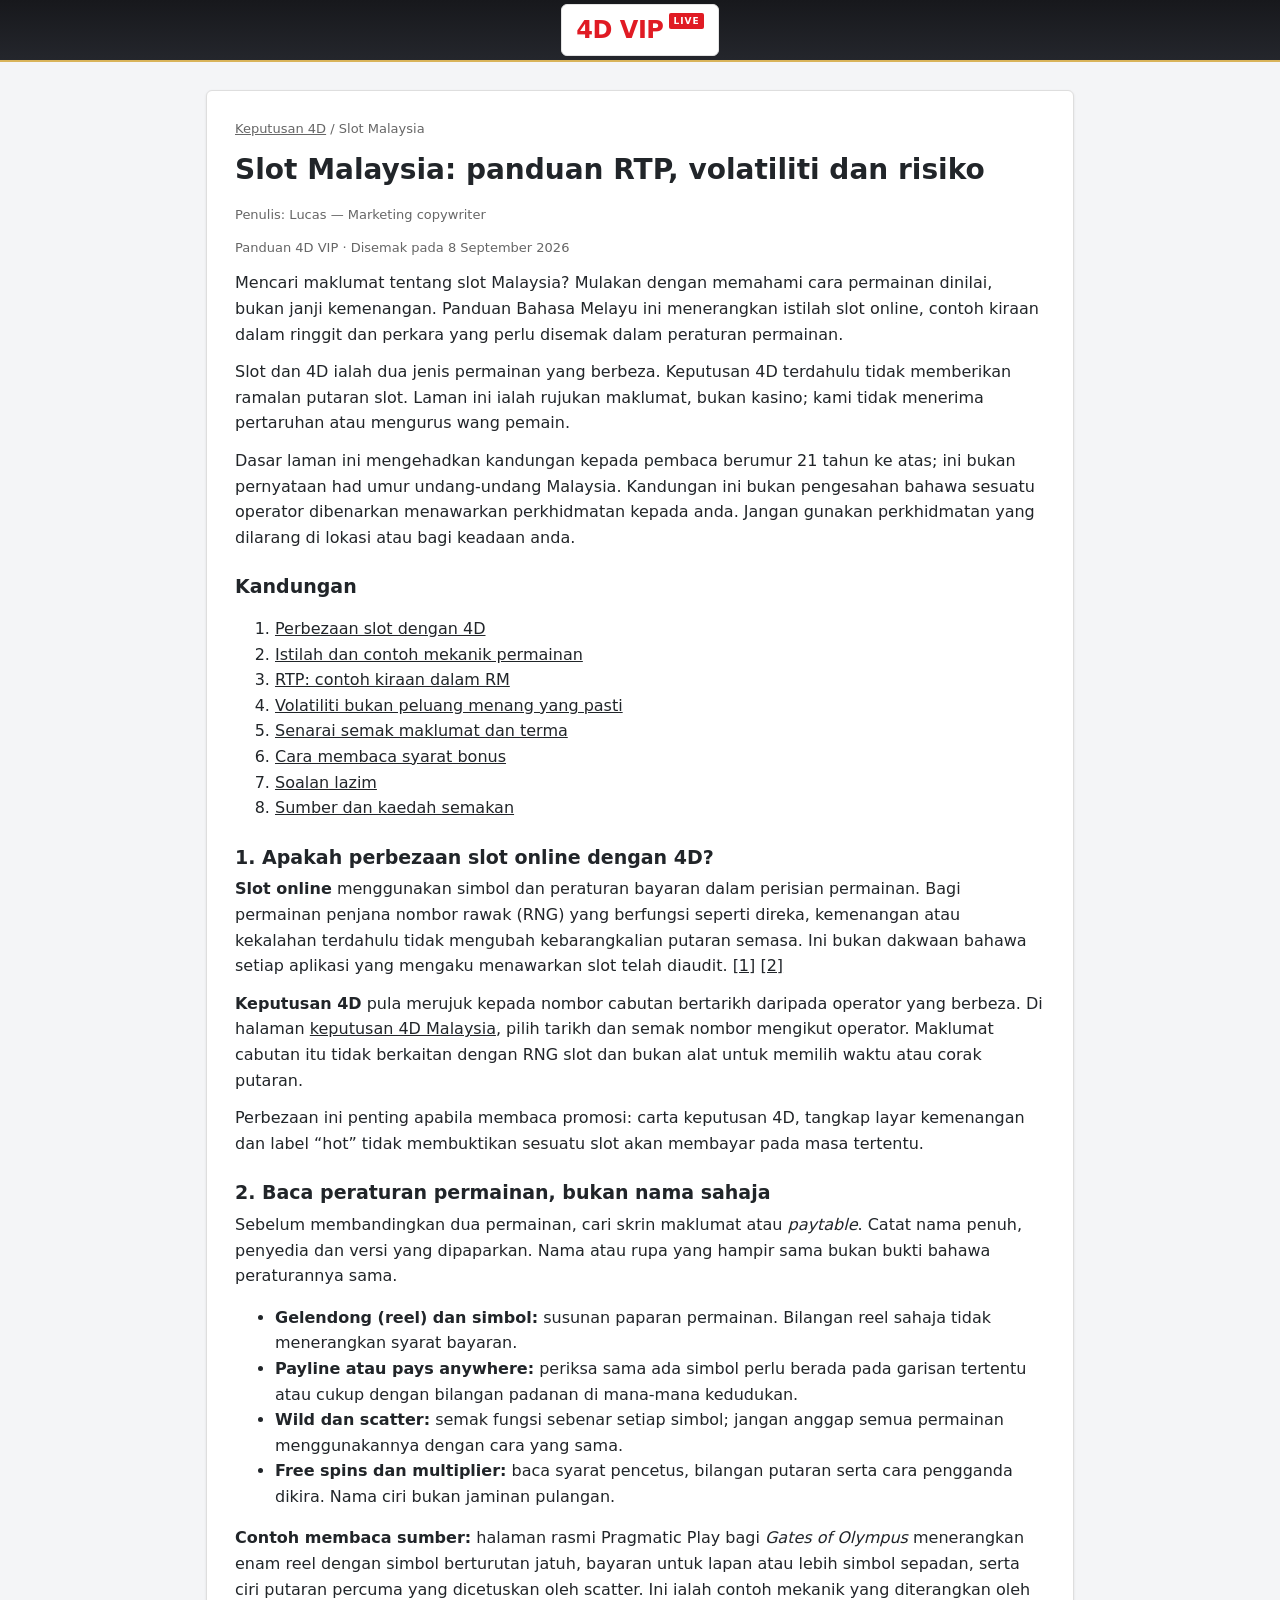
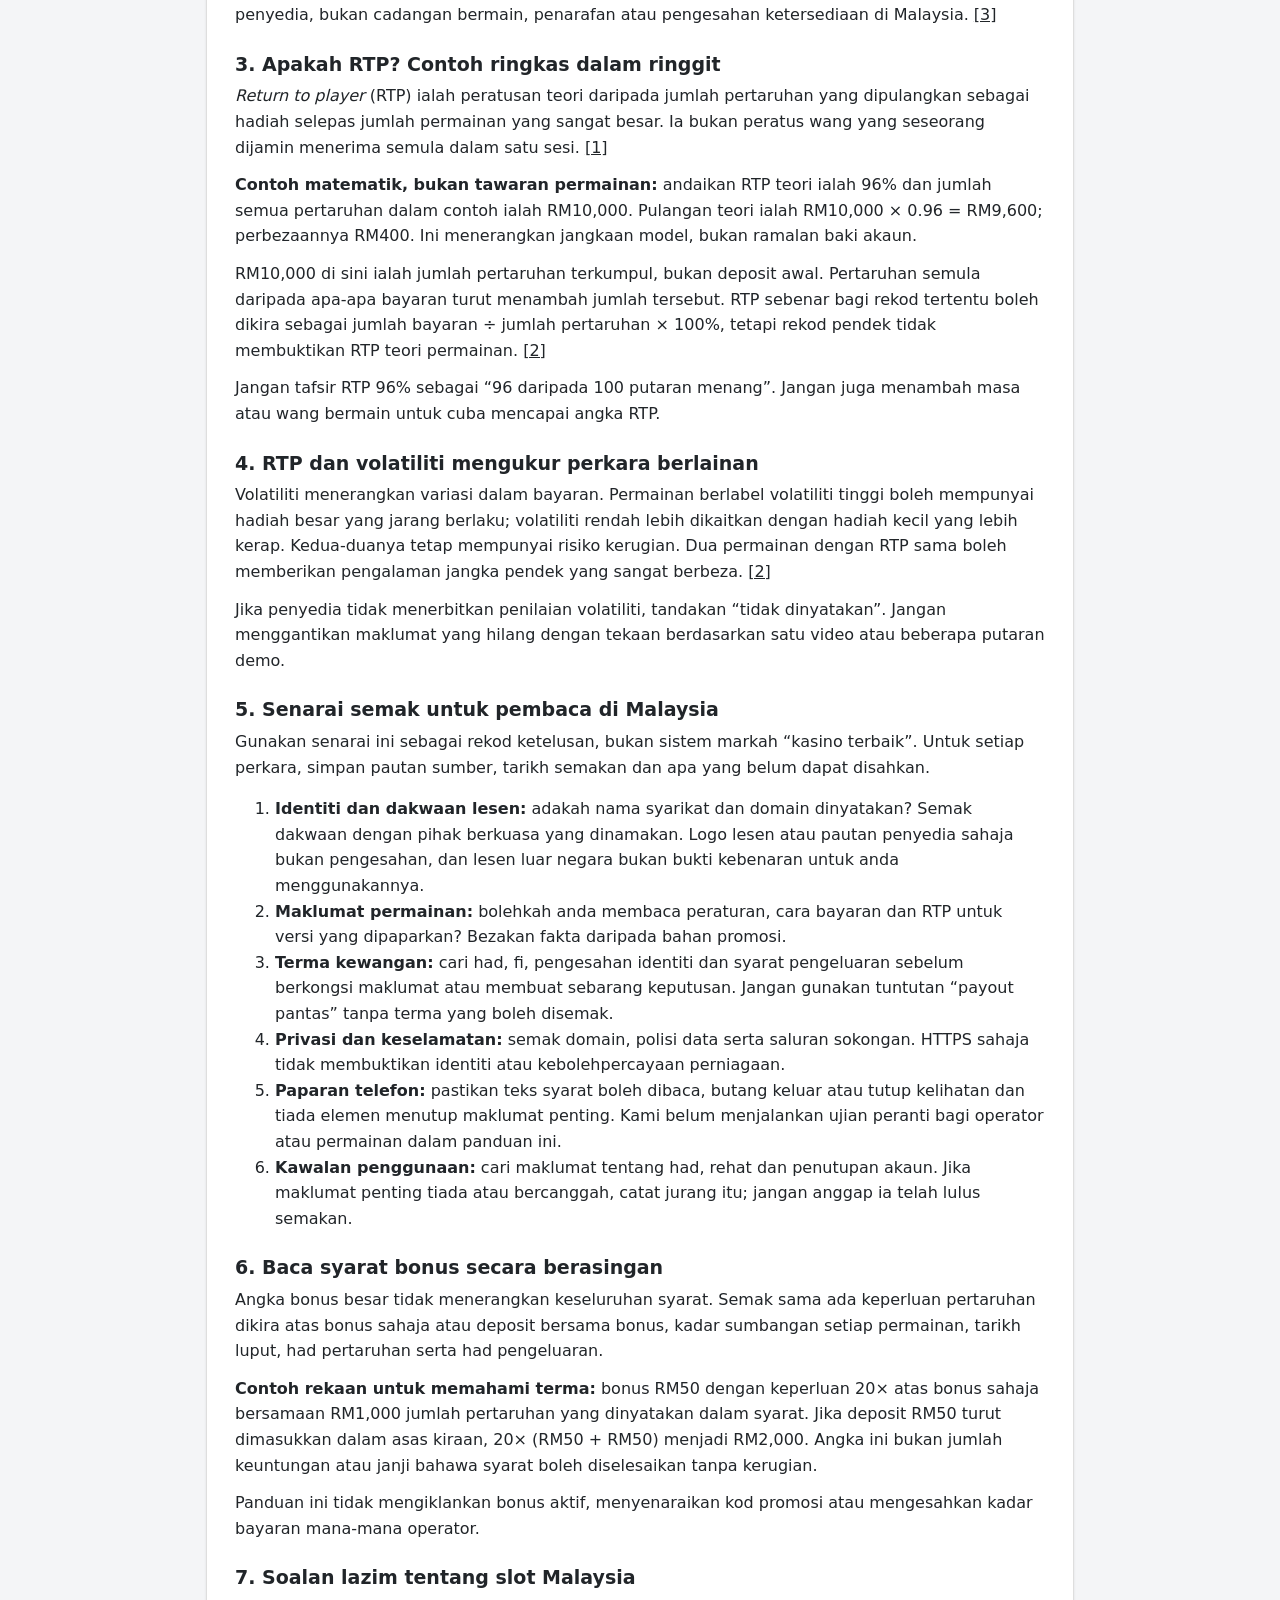
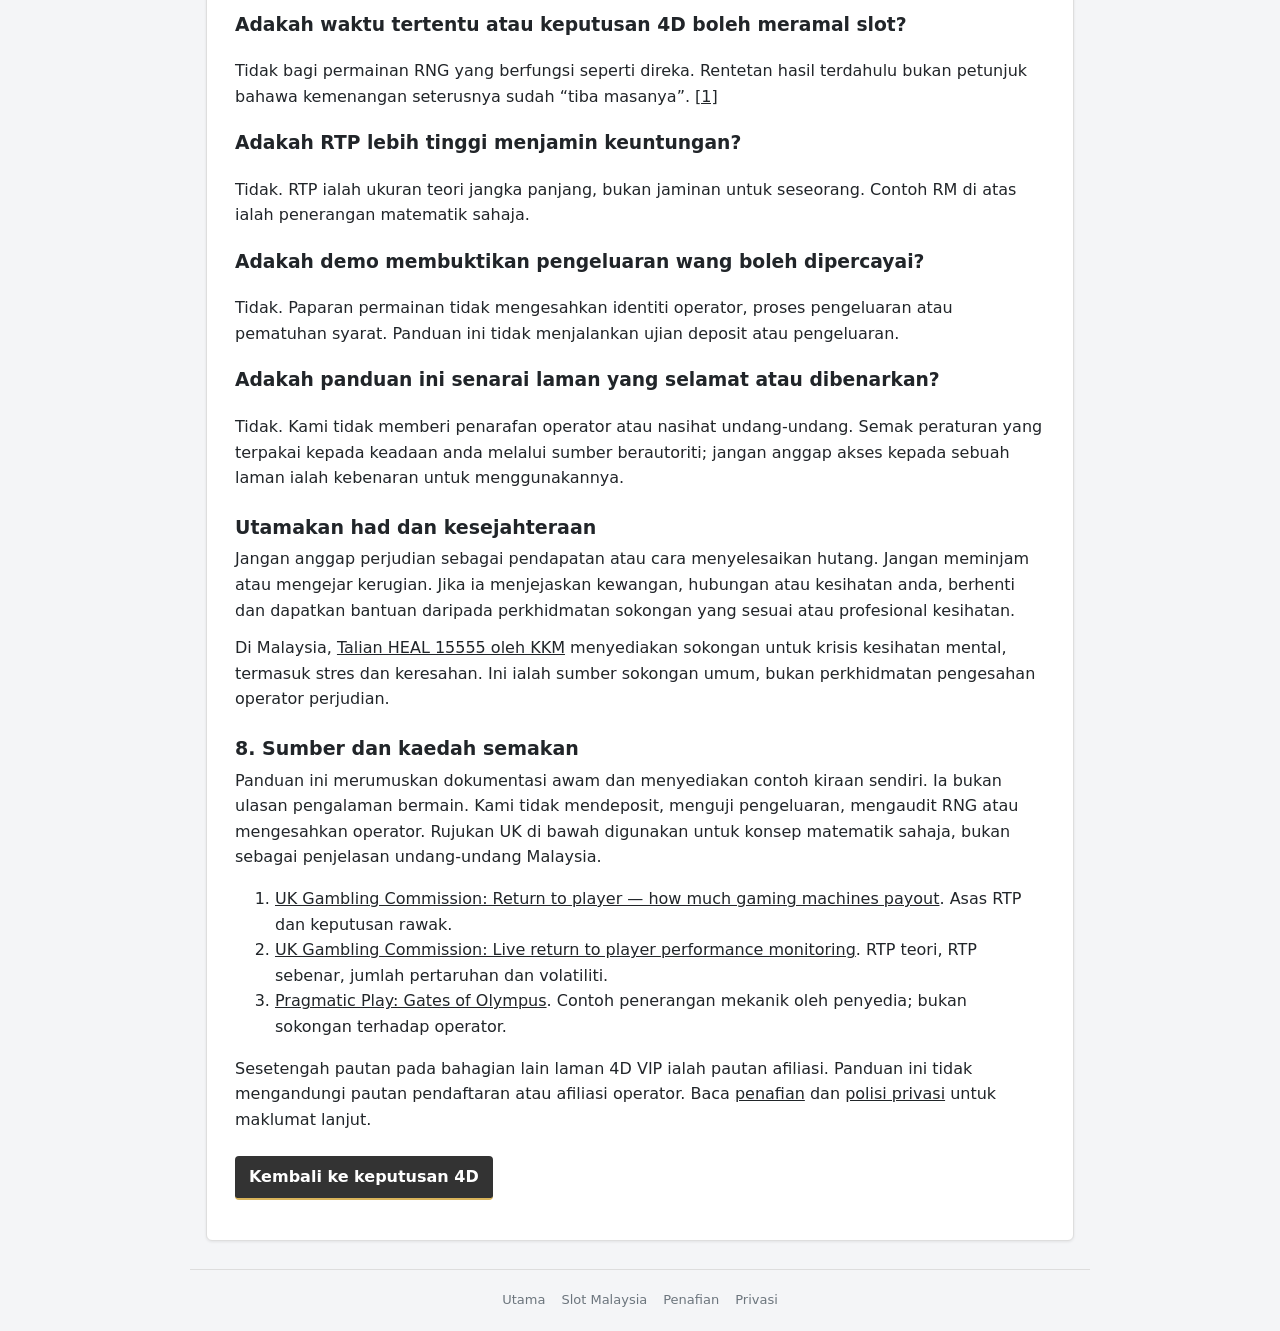
<file: slot-malaysia.html>
<!DOCTYPE html>
<html lang="ms-MY">
<head>
<meta charset="utf-8">
<meta name="viewport" content="width=device-width, initial-scale=1.0">
<title>Slot Malaysia: Panduan RTP, Volatiliti dan Risiko | 4D VIP</title>
<meta name="description" content="Panduan slot Malaysia dalam Bahasa Melayu: fahami RTP, volatiliti, perbezaan slot dan 4D, contoh kiraan RM serta senarai semak terma permainan.">
<meta name="robots" content="index,follow">
<meta name="author" content="Lucas">
<link rel="canonical" href="https://4dresult1.com/slot-malaysia.html">
<link rel="icon" type="image/png" sizes="64x64" href="/favicon.png?v=1">
<link rel="apple-touch-icon" href="/apple-touch-icon.png?v=1">
<link rel="stylesheet" href="/legal.css">
<meta property="og:type" content="article">
<meta property="og:locale" content="ms_MY">
<meta property="og:site_name" content="4D VIP">
<meta property="og:title" content="Slot Malaysia: Panduan RTP, Volatiliti dan Risiko">
<meta property="og:description" content="Panduan Bahasa Melayu dengan contoh kiraan RM, perbezaan slot dan 4D, serta senarai semak maklumat permainan.">
<meta property="og:url" content="https://4dresult1.com/slot-malaysia.html">
<script type="application/ld+json">
{
  "@context": "https://schema.org",
  "@graph": [
    {
      "@type": "WebPage",
      "@id": "https://4dresult1.com/slot-malaysia.html#webpage",
      "url": "https://4dresult1.com/slot-malaysia.html",
      "name": "Slot Malaysia: Panduan RTP, Volatiliti dan Risiko | 4D VIP",
      "description": "Panduan slot Malaysia dalam Bahasa Melayu: RTP, volatiliti, perbezaan slot dan 4D, contoh kiraan RM serta senarai semak terma permainan.",
      "inLanguage": "ms-MY",
      "dateModified": "2026-09-17",
      "author": {
        "@type": "Person",
        "name": "Lucas",
        "jobTitle": "Marketing copywriter"
      },
      "breadcrumb": { "@id": "https://4dresult1.com/slot-malaysia.html#breadcrumb" }
    },
    {
      "@type": "BreadcrumbList",
      "@id": "https://4dresult1.com/slot-malaysia.html#breadcrumb",
      "itemListElement": [
        { "@type": "ListItem", "position": 1, "name": "Keputusan 4D", "item": "https://4dresult1.com/" },
        { "@type": "ListItem", "position": 2, "name": "Slot Malaysia", "item": "https://4dresult1.com/slot-malaysia.html" }
      ]
    }
  ]
}
</script>
</head>
<body>
<nav class="navbar" aria-label="Navigasi utama"><div class="navinner"><a class="brand" href="/" aria-label="4D VIP, keputusan 4D"><b>4D VIP</b><span class="live">LIVE</span></a></div></nav>
<main id="main">
  <article class="panel">
    <nav aria-label="Jejak halaman"><p class="updated"><a href="/">Keputusan 4D</a> / <span aria-current="page">Slot Malaysia</span></p></nav>
    <h1>Slot Malaysia: panduan RTP, volatiliti dan risiko</h1>
    <p class="updated">Penulis: Lucas — <span lang="en">Marketing copywriter</span></p>
    <p class="updated">Panduan 4D VIP · Disemak pada <time datetime="2026-09-08">8 September 2026</time></p>
    <p>Mencari maklumat tentang slot Malaysia? Mulakan dengan memahami cara permainan dinilai, bukan janji kemenangan. Panduan Bahasa Melayu ini menerangkan istilah slot online, contoh kiraan dalam ringgit dan perkara yang perlu disemak dalam peraturan permainan.</p>
    <p>Slot dan 4D ialah dua jenis permainan yang berbeza. Keputusan 4D terdahulu tidak memberikan ramalan putaran slot. Laman ini ialah rujukan maklumat, bukan kasino; kami tidak menerima pertaruhan atau mengurus wang pemain.</p>
    <p>Dasar laman ini mengehadkan kandungan kepada pembaca berumur 21 tahun ke atas; ini bukan pernyataan had umur undang-undang Malaysia. Kandungan ini bukan pengesahan bahawa sesuatu operator dibenarkan menawarkan perkhidmatan kepada anda. Jangan gunakan perkhidmatan yang dilarang di lokasi atau bagi keadaan anda.</p>

    <nav aria-label="Kandungan panduan">
      <h2>Kandungan</h2>
      <ol>
        <li><a href="#slot-dan-4d">Perbezaan slot dengan 4D</a></li>
        <li><a href="#istilah">Istilah dan contoh mekanik permainan</a></li>
        <li><a href="#rtp">RTP: contoh kiraan dalam RM</a></li>
        <li><a href="#volatiliti">Volatiliti bukan peluang menang yang pasti</a></li>
        <li><a href="#semakan">Senarai semak maklumat dan terma</a></li>
        <li><a href="#bonus">Cara membaca syarat bonus</a></li>
        <li><a href="#soalan">Soalan lazim</a></li>
        <li><a href="#sumber">Sumber dan kaedah semakan</a></li>
      </ol>
    </nav>

    <h2 id="slot-dan-4d">1. Apakah perbezaan slot online dengan 4D?</h2>
    <p><strong>Slot online</strong> menggunakan simbol dan peraturan bayaran dalam perisian permainan. Bagi permainan penjana nombor rawak (RNG) yang berfungsi seperti direka, kemenangan atau kekalahan terdahulu tidak mengubah kebarangkalian putaran semasa. Ini bukan dakwaan bahawa setiap aplikasi yang mengaku menawarkan slot telah diaudit. <a href="#sumber-rtp">[1]</a> <a href="#sumber-volatiliti">[2]</a></p>
    <p><strong>Keputusan 4D</strong> pula merujuk kepada nombor cabutan bertarikh daripada operator yang berbeza. Di halaman <a href="/">keputusan 4D Malaysia</a>, pilih tarikh dan semak nombor mengikut operator. Maklumat cabutan itu tidak berkaitan dengan RNG slot dan bukan alat untuk memilih waktu atau corak putaran.</p>
    <p>Perbezaan ini penting apabila membaca promosi: carta keputusan 4D, tangkap layar kemenangan dan label “hot” tidak membuktikan sesuatu slot akan membayar pada masa tertentu.</p>

    <h2 id="istilah">2. Baca peraturan permainan, bukan nama sahaja</h2>
    <p>Sebelum membandingkan dua permainan, cari skrin maklumat atau <em>paytable</em>. Catat nama penuh, penyedia dan versi yang dipaparkan. Nama atau rupa yang hampir sama bukan bukti bahawa peraturannya sama.</p>
    <ul>
      <li><strong>Gelendong (reel) dan simbol:</strong> susunan paparan permainan. Bilangan reel sahaja tidak menerangkan syarat bayaran.</li>
      <li><strong>Payline atau pays anywhere:</strong> periksa sama ada simbol perlu berada pada garisan tertentu atau cukup dengan bilangan padanan di mana-mana kedudukan.</li>
      <li><strong>Wild dan scatter:</strong> semak fungsi sebenar setiap simbol; jangan anggap semua permainan menggunakannya dengan cara yang sama.</li>
      <li><strong>Free spins dan multiplier:</strong> baca syarat pencetus, bilangan putaran serta cara pengganda dikira. Nama ciri bukan jaminan pulangan.</li>
    </ul>
    <p><strong>Contoh membaca sumber:</strong> halaman rasmi Pragmatic Play bagi <em>Gates of Olympus</em> menerangkan enam reel dengan simbol berturutan jatuh, bayaran untuk lapan atau lebih simbol sepadan, serta ciri putaran percuma yang dicetuskan oleh scatter. Ini ialah contoh mekanik yang diterangkan oleh penyedia, bukan cadangan bermain, penarafan atau pengesahan ketersediaan di Malaysia. <a href="#sumber-permainan">[3]</a></p>

    <h2 id="rtp">3. Apakah RTP? Contoh ringkas dalam ringgit</h2>
    <p><em>Return to player</em> (RTP) ialah peratusan teori daripada jumlah pertaruhan yang dipulangkan sebagai hadiah selepas jumlah permainan yang sangat besar. Ia bukan peratus wang yang seseorang dijamin menerima semula dalam satu sesi. <a href="#sumber-rtp">[1]</a></p>
    <p><strong>Contoh matematik, bukan tawaran permainan:</strong> andaikan RTP teori ialah 96% dan jumlah semua pertaruhan dalam contoh ialah RM10,000. Pulangan teori ialah RM10,000 × 0.96 = RM9,600; perbezaannya RM400. Ini menerangkan jangkaan model, bukan ramalan baki akaun.</p>
    <p>RM10,000 di sini ialah jumlah pertaruhan terkumpul, bukan deposit awal. Pertaruhan semula daripada apa-apa bayaran turut menambah jumlah tersebut. RTP sebenar bagi rekod tertentu boleh dikira sebagai jumlah bayaran ÷ jumlah pertaruhan × 100%, tetapi rekod pendek tidak membuktikan RTP teori permainan. <a href="#sumber-volatiliti">[2]</a></p>
    <p>Jangan tafsir RTP 96% sebagai “96 daripada 100 putaran menang”. Jangan juga menambah masa atau wang bermain untuk cuba mencapai angka RTP.</p>

    <h2 id="volatiliti">4. RTP dan volatiliti mengukur perkara berlainan</h2>
    <p>Volatiliti menerangkan variasi dalam bayaran. Permainan berlabel volatiliti tinggi boleh mempunyai hadiah besar yang jarang berlaku; volatiliti rendah lebih dikaitkan dengan hadiah kecil yang lebih kerap. Kedua-duanya tetap mempunyai risiko kerugian. Dua permainan dengan RTP sama boleh memberikan pengalaman jangka pendek yang sangat berbeza. <a href="#sumber-volatiliti">[2]</a></p>
    <p>Jika penyedia tidak menerbitkan penilaian volatiliti, tandakan “tidak dinyatakan”. Jangan menggantikan maklumat yang hilang dengan tekaan berdasarkan satu video atau beberapa putaran demo.</p>

    <h2 id="semakan">5. Senarai semak untuk pembaca di Malaysia</h2>
    <p>Gunakan senarai ini sebagai rekod ketelusan, bukan sistem markah “kasino terbaik”. Untuk setiap perkara, simpan pautan sumber, tarikh semakan dan apa yang belum dapat disahkan.</p>
    <ol>
      <li><strong>Identiti dan dakwaan lesen:</strong> adakah nama syarikat dan domain dinyatakan? Semak dakwaan dengan pihak berkuasa yang dinamakan. Logo lesen atau pautan penyedia sahaja bukan pengesahan, dan lesen luar negara bukan bukti kebenaran untuk anda menggunakannya.</li>
      <li><strong>Maklumat permainan:</strong> bolehkah anda membaca peraturan, cara bayaran dan RTP untuk versi yang dipaparkan? Bezakan fakta daripada bahan promosi.</li>
      <li><strong>Terma kewangan:</strong> cari had, fi, pengesahan identiti dan syarat pengeluaran sebelum berkongsi maklumat atau membuat sebarang keputusan. Jangan gunakan tuntutan “payout pantas” tanpa terma yang boleh disemak.</li>
      <li><strong>Privasi dan keselamatan:</strong> semak domain, polisi data serta saluran sokongan. HTTPS sahaja tidak membuktikan identiti atau kebolehpercayaan perniagaan.</li>
      <li><strong>Paparan telefon:</strong> pastikan teks syarat boleh dibaca, butang keluar atau tutup kelihatan dan tiada elemen menutup maklumat penting. Kami belum menjalankan ujian peranti bagi operator atau permainan dalam panduan ini.</li>
      <li><strong>Kawalan penggunaan:</strong> cari maklumat tentang had, rehat dan penutupan akaun. Jika maklumat penting tiada atau bercanggah, catat jurang itu; jangan anggap ia telah lulus semakan.</li>
    </ol>

    <h2 id="bonus">6. Baca syarat bonus secara berasingan</h2>
    <p>Angka bonus besar tidak menerangkan keseluruhan syarat. Semak sama ada keperluan pertaruhan dikira atas bonus sahaja atau deposit bersama bonus, kadar sumbangan setiap permainan, tarikh luput, had pertaruhan serta had pengeluaran.</p>
    <p><strong>Contoh rekaan untuk memahami terma:</strong> bonus RM50 dengan keperluan 20× atas bonus sahaja bersamaan RM1,000 jumlah pertaruhan yang dinyatakan dalam syarat. Jika deposit RM50 turut dimasukkan dalam asas kiraan, 20× (RM50 + RM50) menjadi RM2,000. Angka ini bukan jumlah keuntungan atau janji bahawa syarat boleh diselesaikan tanpa kerugian.</p>
    <p>Panduan ini tidak mengiklankan bonus aktif, menyenaraikan kod promosi atau mengesahkan kadar bayaran mana-mana operator.</p>

    <h2 id="soalan">7. Soalan lazim tentang slot Malaysia</h2>
    <h3>Adakah waktu tertentu atau keputusan 4D boleh meramal slot?</h3>
    <p>Tidak bagi permainan RNG yang berfungsi seperti direka. Rentetan hasil terdahulu bukan petunjuk bahawa kemenangan seterusnya sudah “tiba masanya”. <a href="#sumber-rtp">[1]</a></p>
    <h3>Adakah RTP lebih tinggi menjamin keuntungan?</h3>
    <p>Tidak. RTP ialah ukuran teori jangka panjang, bukan jaminan untuk seseorang. Contoh RM di atas ialah penerangan matematik sahaja.</p>
    <h3>Adakah demo membuktikan pengeluaran wang boleh dipercayai?</h3>
    <p>Tidak. Paparan permainan tidak mengesahkan identiti operator, proses pengeluaran atau pematuhan syarat. Panduan ini tidak menjalankan ujian deposit atau pengeluaran.</p>
    <h3>Adakah panduan ini senarai laman yang selamat atau dibenarkan?</h3>
    <p>Tidak. Kami tidak memberi penarafan operator atau nasihat undang-undang. Semak peraturan yang terpakai kepada keadaan anda melalui sumber berautoriti; jangan anggap akses kepada sebuah laman ialah kebenaran untuk menggunakannya.</p>

    <h2>Utamakan had dan kesejahteraan</h2>
    <p>Jangan anggap perjudian sebagai pendapatan atau cara menyelesaikan hutang. Jangan meminjam atau mengejar kerugian. Jika ia menjejaskan kewangan, hubungan atau kesihatan anda, berhenti dan dapatkan bantuan daripada perkhidmatan sokongan yang sesuai atau profesional kesihatan.</p>
    <p>Di Malaysia, <a href="https://sites.google.com/moh.gov.my/ncemh/talian-sokongan-psikososial">Talian HEAL 15555 oleh KKM</a> menyediakan sokongan untuk krisis kesihatan mental, termasuk stres dan keresahan. Ini ialah sumber sokongan umum, bukan perkhidmatan pengesahan operator perjudian.</p>

    <h2 id="sumber">8. Sumber dan kaedah semakan</h2>
    <p>Panduan ini merumuskan dokumentasi awam dan menyediakan contoh kiraan sendiri. Ia bukan ulasan pengalaman bermain. Kami tidak mendeposit, menguji pengeluaran, mengaudit RNG atau mengesahkan operator. Rujukan UK di bawah digunakan untuk konsep matematik sahaja, bukan sebagai penjelasan undang-undang Malaysia.</p>
    <ol>
      <li id="sumber-rtp"><a href="https://www.gamblingcommission.gov.uk/public-and-players/guide/return-to-player-how-much-gaming-machines-payout" lang="en">UK Gambling Commission: Return to player — how much gaming machines payout</a>. Asas RTP dan keputusan rawak.</li>
      <li id="sumber-volatiliti"><a href="https://www.gamblingcommission.gov.uk/licensees-and-businesses/guide/live-return-to-player-performance-monitoring-of-games-of-chance" lang="en">UK Gambling Commission: Live return to player performance monitoring</a>. RTP teori, RTP sebenar, jumlah pertaruhan dan volatiliti.</li>
      <li id="sumber-permainan"><a href="https://www.pragmaticplay.com/en/games/gates-of-olympus/" lang="en">Pragmatic Play: Gates of Olympus</a>. Contoh penerangan mekanik oleh penyedia; bukan sokongan terhadap operator.</li>
    </ol>
    <p>Sesetengah pautan pada bahagian lain laman 4D VIP ialah pautan afiliasi. Panduan ini tidak mengandungi pautan pendaftaran atau afiliasi operator. Baca <a href="/disclaimer.html">penafian</a> dan <a href="/privacy.html">polisi privasi</a> untuk maklumat lanjut.</p>
    <p class="actions"><a href="/">Kembali ke keputusan 4D</a></p>
  </article>
</main>
<footer><a href="/">Utama</a><a href="/slot-malaysia.html" aria-current="page">Slot Malaysia</a><a href="/disclaimer.html">Penafian</a><a href="/privacy.html">Privasi</a></footer>
</body>
</html>
</file>
<file: site-language.css>
.site-language{display:inline-flex;align-items:center;gap:7px;font-size:13px;font-weight:700;color:inherit;white-space:nowrap}
.site-language select{min-height:38px;padding:6px 28px 6px 9px;border:1px solid #aab0b8;border-radius:5px;background:#fff;color:#17181c;font:inherit;cursor:pointer}
.site-language select:focus-visible{outline:3px solid #d59c20;outline-offset:2px}
@media(max-width:480px){.site-language{font-size:12px;gap:4px}.site-language select{min-height:36px;padding-left:6px;padding-right:18px}}
</file>
<file: promo-banner.css>
.promo-banner{position:fixed;right:16px;bottom:16px;z-index:50;width:min(300px,calc(100vw - 32px));padding:8px;background:#fff;border:1px solid #d3d6dc;border-radius:8px;box-shadow:0 8px 28px rgba(0,0,0,.22);box-sizing:border-box}
.promo-banner-top{display:flex;align-items:center;justify-content:space-between;min-height:28px;gap:8px;color:#555;font:600 11px/1.3 system-ui,sans-serif;text-transform:uppercase;letter-spacing:.04em}
.promo-banner-close{display:grid;place-items:center;width:28px;height:28px;padding:0;border:0;border-radius:4px;background:#f1f2f4;color:#222;font:24px/1 system-ui,sans-serif;cursor:pointer}
.promo-banner-close:hover,.promo-banner-close:focus-visible{background:#e2e5e9;outline:2px solid #222;outline-offset:1px}
.promo-banner a,.promo-banner img{display:block;width:100%}
.promo-banner img{height:auto;max-height:140px;object-fit:contain;border-radius:4px}
@media(max-width:600px){.promo-banner{right:8px;bottom:max(8px,env(safe-area-inset-bottom));width:min(250px,calc(100vw - 16px))}.promo-banner img{max-height:110px}}
</file>
<file: legal.css>
*{box-sizing:border-box}
html{-webkit-text-size-adjust:100%}
body{margin:0;background:#f4f5f7;color:#212529;font-family:system-ui,-apple-system,"Segoe UI",Roboto,"Helvetica Neue",Arial,sans-serif;font-size:16px;line-height:1.6}
a{color:inherit}
.navbar{background:linear-gradient(180deg,#17181c,#24262c);border-bottom:2px solid #d9b45b}
.navinner{max-width:900px;margin:0 auto;padding:0 16px;min-height:60px;display:flex;align-items:center;justify-content:center}
.brand{display:inline-flex;align-items:center;gap:6px;text-decoration:none;background:#fff;border:1px solid #e3e3e3;border-radius:6px;padding:6px 14px}
.brand b{color:#e01b24;font-size:24px;font-weight:800;letter-spacing:-.5px}
.brand .live{background:#e01b24;color:#fff;font-size:9px;font-weight:700;letter-spacing:1px;padding:1px 4px;border-radius:2px;align-self:flex-start;margin-top:2px}
main{max-width:900px;margin:28px auto;padding:0 16px}
.panel{background:#fff;border:1px solid #dedede;border-radius:6px;box-shadow:0 1px 3px rgba(0,0,0,.08);padding:28px}
h1{font-size:28px;line-height:1.25;margin:0 0 18px}
h2{font-size:19px;line-height:1.35;margin:24px 0 6px}
p{margin:0 0 12px}
.updated{font-size:13px;color:#666}
.actions{margin-top:24px}
.actions a{display:inline-block;color:#fff;background:#333;text-decoration:none;border-bottom:2px solid #d9b45b;border-radius:4px;padding:8px 14px;font-weight:700}
footer{max-width:900px;margin:28px auto 0;padding:20px 16px;text-align:center;border-top:1px solid #ddd;color:#6c757d;font-size:13px}
footer a{padding:4px 8px;text-decoration:none}
@media (max-width:600px){main{margin-top:18px}.panel{padding:20px;border-radius:0}h1{font-size:24px}}
</file>
<file: history.css>
:root{--history-ink:#22252c;--history-muted:#646872;--history-gold:#d9b45b;--history-line:#dfe1e5}
[hidden]{display:none!important}
.skip-link{position:absolute;top:8px;left:12px;z-index:5;background:#fff;color:#222;padding:12px;transform:translateY(-150%)}
.skip-link:focus{transform:none}
:focus-visible{outline:3px solid #8d691e;outline-offset:4px}
.history-nav{max-width:1120px;justify-content:space-between;gap:20px;min-height:76px}
.back-link{color:#f6e7c6;font-size:14px;text-decoration:none;min-height:44px;display:inline-flex;align-items:center;gap:14px}
.history-main{max-width:1120px;margin:44px auto 0;padding:0 24px}
.history-intro{max-width:880px}
.eyebrow{font-size:12px;font-weight:750;letter-spacing:1.8px;color:#6e551e;margin-bottom:18px;display:flex;flex-wrap:wrap;gap:16px}
.eyebrow span{font-weight:500;letter-spacing:1px;color:var(--history-muted)}
.history-intro h1{font-size:clamp(32px,4.5vw,52px);letter-spacing:-1.8px;line-height:1.1;margin-bottom:20px;color:var(--history-ink)}
.history-intro h1 span{color:#6a5b3b}
.intro-copy{max-width:640px;font-size:17px;line-height:1.65;color:#5c6069}
.coverage-strip{display:flex;flex-wrap:wrap;align-items:baseline;gap:8px 16px;margin:26px 0 30px;font-size:13px}
.coverage-label{color:var(--history-muted)}
.coverage-strip strong{font-weight:650;color:#343942}
.coverage-strip a{color:#6e551e;text-underline-offset:4px}
.search-panel{background:#fff;border:1px solid var(--history-line);border-top:3px solid var(--history-gold);border-radius:8px;padding:24px 28px;box-shadow:0 6px 22px #22252c05}
.section-heading{display:flex;align-items:center;justify-content:space-between;gap:12px;margin-bottom:22px}
.section-heading h2,.results-heading h2{margin:0;font-size:21px;letter-spacing:-.4px}
.section-heading>span{font-size:13px;color:var(--history-muted)}
.search-panel fieldset{padding:0;margin:0;min-width:0;border:0}
.filter-grid{display:grid;grid-template-columns:1.2fr .85fr .85fr 1.1fr;gap:16px;align-items:start}
.filter-grid>div{min-width:0}
.filter-grid label{display:block;font-size:13px;font-weight:700;margin-bottom:8px}
.filter-grid label span{font-weight:400;color:var(--history-muted)}
.filter-grid input,.filter-grid select{box-sizing:border-box;width:100%;min-width:0;min-height:52px;border:1px solid #bfc4cd;border-radius:5px;background:#fff;color:var(--history-ink);padding:12px;font:inherit;font-size:16px}
.filter-grid input{font-size:22px;font-weight:700;letter-spacing:4px;font-variant-numeric:tabular-nums;padding-top:8px;padding-bottom:8px}
.filter-grid input::placeholder{font-size:17px;font-weight:400;letter-spacing:1.5px;color:#727782}
.filter-grid input[aria-invalid="true"]{border:2px solid #a82b2b}
#number-help{font-size:12px;margin:7px 0 0;color:var(--history-muted)}
.form-actions{display:flex;flex-wrap:wrap;gap:12px;align-items:center;margin-top:22px}
button{font-family:inherit}
.primary-button,.more-button,.reset-button{cursor:pointer;min-height:46px;padding:11px 19px;border-radius:5px;font-size:14px;font-weight:700}
.primary-button{background:#24262c;color:#fff;border:1px solid #24262c;display:inline-flex;gap:24px;align-items:center;justify-content:center}
.primary-button:hover{background:#3c3c3c}
.primary-button span{color:#e5c77f}
.reset-button{border:1px solid transparent;background:transparent;color:#606672;text-decoration:underline;text-underline-offset:4px}
.reset-button:hover{background:#f4f5f7;color:#222}
.reference-tag{margin-left:auto;color:#727782;font-size:12px;padding-left:12px;border-left:1px solid var(--history-line)}
button:disabled,input:disabled,select:disabled{opacity:.6;cursor:wait}
.error-message{margin:16px 0 0;color:#a32222;font-size:14px}
.archive-results{margin-top:36px}
.results-heading{display:flex;justify-content:space-between;gap:12px;align-items:center}
.results-heading>span{font-size:12px;color:var(--history-muted)}
.results-summary{font-size:13px;color:var(--history-muted);margin:8px 0 20px;min-height:21px}
.draw-grid{display:grid;grid-template-columns:repeat(2,minmax(0,1fr));gap:20px;align-items:start}
.draw-card{background:#fff;border:1px solid var(--history-line);border-radius:7px;overflow:hidden;min-width:0}
.draw-card-header{display:flex;align-items:center;justify-content:space-between;gap:12px;padding:18px 20px;background:#fdfcf9;border-bottom:1px solid #eee9df}
.provider-identity{display:flex;align-items:center;gap:12px;min-width:0}
.provider-logo{width:84px;height:42px;object-fit:contain;flex:none}
.provider-name{font-size:16px;font-weight:750;margin:0;line-height:1.4}
.draw-date{display:block;font-size:12px;font-weight:500;color:var(--history-muted);margin-top:3px}
.record-label{color:#75643e;border:1px solid #e7ddc4;border-radius:3px;padding:3px 7px;font-size:10px;text-transform:uppercase;letter-spacing:.7px;flex-shrink:0}
.draw-prizes{padding:20px}
.top-prizes{display:grid;grid-template-columns:repeat(3,minmax(0,1fr));gap:10px;margin:0}
.top-prizes>div{min-width:0;text-align:center;background:#f6f7f9;border-radius:5px;padding:12px 2px}
.top-prizes dt{font-size:11px;color:var(--history-muted);margin-bottom:4px}
.top-prizes dd{margin:0}
.result-number{font-variant-numeric:tabular-nums;font-family:ui-monospace,SFMono-Regular,Consolas,monospace;font-weight:700;letter-spacing:1.5px;font-size:clamp(23px,2.4vw,29px);white-space:nowrap;line-height:1.35}
.result-number.match{background:#fff0c4;color:#352a12;box-shadow:0 0 0 2px #d9b45b;border-radius:3px;padding:1px 3px}
.not-recorded{color:#777;font-size:12px}
.other-prizes{margin-top:16px;border-top:1px solid #e8e9ec;padding-top:6px}
.other-prizes summary{cursor:pointer;font-size:12px;color:#5e626c;padding:10px 0;min-height:44px}
.prize-group h4{font-size:11px;color:var(--history-muted);font-weight:600;margin:10px 0 7px}
.number-grid{display:grid;grid-template-columns:repeat(5,minmax(0,1fr));gap:8px 5px}
.number-grid .result-number{font-size:17px;letter-spacing:0;text-align:center;padding:4px 0;background:#f7f8fa;border-radius:3px}
.number-grid .result-number.match{background:#fff0c4}
.empty-prize{font-size:12px;color:var(--history-muted)}
.source-note{border-top:1px solid #eee;padding:12px 20px;color:var(--history-muted);font-size:11px;display:flex;flex-wrap:wrap;justify-content:space-between;gap:6px 12px}
.source-note a{text-underline-offset:3px;min-height:28px;display:inline-flex;align-items:center;color:#6e551e}
.source-note span{display:inline-flex;align-items:center;overflow-wrap:anywhere}
.pagination{text-align:center;margin:24px 0}
.more-button{border:1px solid #b8bec8;background:#fff;color:#333}
.more-button:hover{border-color:#8d691e;background:#fdfbf5}
.empty-state{padding:38px 24px;background:#fff;border:1px dashed #c9ccd2;border-radius:7px;text-align:center}
.empty-state h3{font-size:18px;margin:0 0 10px}
.empty-state p{font-size:14px;color:var(--history-muted);max-width:570px;margin:0 auto 12px}
.jackpot-source-note{margin:24px 0;padding:20px;background:#fff;border-left:4px solid #b3242b;border-radius:5px;color:var(--history-ink);font-size:14px;line-height:1.6}
.jackpot-source-note strong{display:block;margin-bottom:5px}
.jackpot-source-note a{text-underline-offset:3px}
@media(max-width:600px){.history-nav .back-link{display:none}.history-nav{gap:8px}}
.archive-note{display:flex;gap:16px;border-top:1px solid var(--history-line);margin-top:38px;padding-top:26px;color:var(--history-muted);font-size:13px}
.archive-note h2{margin:0 0 10px;font-size:16px;color:#363b45}
.note-mark{display:flex;align-items:center;justify-content:center;width:22px;height:22px;flex-shrink:0;border:1px solid #b5b8bf;border-radius:50%;font-family:Georgia,serif;font-weight:bold;font-size:14px;margin-top:1px}
.archive-note a{text-underline-offset:3px}
.history-footer{max-width:1120px;padding-bottom:20px;margin-top:30px}
.history-footer a{display:inline-flex;align-items:center;min-height:44px}
.history-footer p{font-size:11px;margin-top:12px;color:#82858b}
.sr-only{position:absolute;width:1px;height:1px;padding:0;margin:-1px;overflow:hidden;clip:rect(0,0,0,0);white-space:nowrap;border:0}
.no-script{font-size:14px;margin-top:16px}
@media(max-width:700px){.history-main{margin-top:30px;padding:0 16px}.history-intro h1{letter-spacing:-1px}.intro-copy{font-size:15px}.search-panel{padding:20px}.filter-grid{grid-template-columns:1fr 1fr;gap:16px}.number-field{grid-column:1/-1}.section-heading{align-items:flex-start;flex-direction:column;gap:5px}.draw-grid{grid-template-columns:1fr}.result-number{font-size:29px}.reference-tag{display:none}.coverage-strip{gap:5px 10px;margin-bottom:24px}.coverage-strip a{flex-basis:100%}.history-nav{min-height:70px}.archive-note{gap:10px}.results-heading h2{font-size:19px}.draw-card-header{padding:16px 18px}.draw-prizes{padding:18px}.source-note{padding:10px 18px}}
@media(max-width:359px){.filter-grid{grid-template-columns:1fr}.number-field{grid-column:auto}.history-main{padding:0 12px}.search-panel{padding:16px}.history-intro h1{font-size:29px}.result-number{font-size:24px;letter-spacing:1px}.number-grid .result-number{font-size:16px}.back-link{font-size:12px;gap:6px}.brand{padding:6px 10px}.record-label{display:none}.results-heading>span{font-size:10px}}
@media(max-width:420px){.provider-identity{gap:8px}.provider-logo{width:60px;height:36px}.provider-name{font-size:14px}}
@media(prefers-reduced-motion:reduce){html{scroll-behavior:auto}}
</file>
<file: glossary.css>
:root{--ink:#26382f;--paper:#f6f3eb;--muted:#626b62;--line:#d9ded3;--red:#984638;--gold:#9c7942}
*{box-sizing:border-box}[hidden]{display:none!important}
html{scroll-behavior:smooth;scroll-padding-top:22px}
body{margin:0;background:var(--paper);color:var(--ink);font:16px/1.65 system-ui,-apple-system,"Segoe UI",sans-serif}
a{color:inherit;text-underline-offset:4px}button,input{font:inherit}button,a,input{touch-action:manipulation}
:focus-visible{outline:3px solid #9d613a;outline-offset:4px}
.skip-link{position:absolute;left:12px;top:8px;z-index:3;padding:10px 16px;background:#fff;transform:translateY(-150%)}.skip-link:focus{transform:none}
.site-header{background:#202d27;border-bottom:3px solid #b69b62;color:#f9f6ed}
.header-inner{max-width:1160px;margin:auto;min-height:76px;padding:12px 24px;display:flex;justify-content:space-between;align-items:center;gap:20px}
.brand{background:#fff;color:#de242a;border:1px solid #ddd;border-radius:5px;padding:4px 14px;font-size:24px;font-weight:800;text-decoration:none;letter-spacing:-.5px;white-space:nowrap}
.return-link{display:inline-flex;align-items:center;gap:14px;min-height:44px;font-size:13px;text-decoration:none;color:#eee8d6}
main{max-width:1160px;padding:0 24px;margin:38px auto 0}
.intro{display:grid;grid-template-columns:1.35fr 1fr;gap:60px;align-items:end;margin-bottom:30px}
.eyebrow{font-size:11px;letter-spacing:1.7px;font-weight:750;color:var(--red);margin:0 0 12px}
h1{font-size:clamp(30px,4vw,44px);font-weight:650;line-height:1.12;letter-spacing:-1.6px;margin:0}
.intro-zh{display:block;font-family:"Noto Serif SC","Songti SC",SimSun,serif;font-size:27px;letter-spacing:5px;font-weight:400;color:#677760;margin-top:15px}
.intro-copy{color:var(--muted);font-size:15px;line-height:1.8;margin:0 0 4px;max-width:460px}
.daily-wrap{border:1px solid #c8d0c1;background:#fffefa;border-radius:8px;overflow:hidden;box-shadow:0 12px 35px #35432b08}
.daily-top{display:flex;justify-content:space-between;align-items:center;gap:14px;border-bottom:1px solid var(--line);padding:14px 25px;background:#f0f1e9;font-size:12px}
.daily-top strong{letter-spacing:1.1px;font-size:11px;text-transform:uppercase}.daily-top time{color:#4c5d4e}
.daily-card{display:grid;grid-template-columns:32% 1fr;min-height:325px}
.glyph-panel{background:#e7ecdf;position:relative;display:flex;align-items:center;justify-content:center;flex-direction:column;padding:26px;overflow:hidden}
.glyph-panel:before,.glyph-panel:after{content:"";position:absolute;border:1px solid #acb69e;border-radius:50%;width:250px;height:250px;opacity:.4;pointer-events:none}.glyph-panel:after{width:290px;height:290px}
.daily-glyph{position:relative;font-family:"Noto Serif SC","Songti SC",SimSun,serif;font-size:115px;font-weight:400;line-height:1.2;letter-spacing:-4px;color:#324731;z-index:1;overflow-wrap:anywhere}
.glyph-caption{position:relative;letter-spacing:4px;font-size:11px;margin:15px 0 0;color:#60715d}
.daily-body{padding:28px 34px;min-width:0}
.reading-label{color:var(--red);font-size:11px;font-weight:750;letter-spacing:1.4px;margin:0 0 8px;text-transform:uppercase}
.daily-body h2{font-family:Georgia,"Times New Roman",serif;font-size:30px;line-height:1.17;letter-spacing:-.4px;font-weight:400;margin:0 0 6px}
.daily-title-zh{font-size:17px;margin:0 0 15px;color:#5f6c55;letter-spacing:1px}
.daily-explanation{font-size:15px;line-height:1.75;max-width:650px;margin:0 0 12px;color:#47564a}
.daily-explanation-zh{font-size:14px;line-height:1.85;margin:0 0 18px;color:#62705d}
.reading-link{display:inline-flex;gap:20px;align-items:center;min-height:44px;padding:8px 15px;background:#293e30;color:#fff;border:1px solid #293e30;border-radius:4px;font-size:13px;font-weight:650;text-decoration:none}.reading-link:hover{background:#3c5542}
.daily-status{font-size:12px;color:#56634f;margin:0;padding:12px 25px;border-top:1px solid var(--line);background:#fafbf6}
.daily-note{display:flex;gap:10px;color:var(--muted);font-size:12px;line-height:1.7;margin:14px 0 34px}.daily-note strong{color:var(--red);font-weight:600;white-space:nowrap}
.browse-heading{display:flex;align-items:end;justify-content:space-between;gap:22px;padding-top:10px;margin-bottom:18px}.browse-heading h2{font-family:Georgia,"Times New Roman",serif;font-size:29px;line-height:1.2;font-weight:400;letter-spacing:-.5px;margin:0 0 5px}.browse-heading p{font-size:13px;color:var(--muted);margin:0}
.search-form{display:flex;gap:8px;align-items:end}.search-field{min-width:0}.search-form label{display:block;font-size:11px;font-weight:650;letter-spacing:.3px;margin-bottom:5px}.search-form input{width:270px;max-width:100%;height:46px;padding:10px 12px;border:1px solid #b8c2b1;border-radius:4px;background:#fffefa;color:var(--ink);font-size:16px}.search-form button{min-height:46px;border:1px solid #c7cfc2;border-radius:4px;padding:8px 13px;background:transparent;font-size:13px;color:#4c604c;cursor:pointer}.search-form button:hover{background:#e8ece1}
.search-status{font-size:12px;color:var(--muted);margin:0 0 15px}.entry-grid{display:grid;grid-template-columns:repeat(2,minmax(0,1fr));gap:18px}
.glossary-entry{background:#fffefa;border:1px solid var(--line);border-radius:5px;padding:23px 25px;min-width:0;scroll-margin-top:24px}.glossary-entry:target{outline:2px solid #9f7947;outline-offset:3px}.entry-heading{display:flex;align-items:center;gap:15px;margin-bottom:15px}.entry-glyph{flex-shrink:0;min-width:53px;min-height:58px;display:flex;justify-content:center;align-items:center;background:#f0f1e7;border:1px solid #d5dacb;color:#526445;font-size:32px;line-height:1.1;font-family:"Noto Serif SC","Songti SC",SimSun,serif;border-radius:3px;padding:6px}.glossary-entry h3{font-size:17px;line-height:1.35;margin:0 0 4px;font-weight:650;letter-spacing:-.3px}.entry-title-zh{color:#728064;font-size:13px;margin:0;letter-spacing:1px}.entry-copy,.entry-copy-zh{font-size:14px;line-height:1.8;color:#51604e;margin:0 0 12px}.entry-copy-zh{color:#6b7666;font-size:13px}.entry-context{font-size:12px;line-height:1.7;color:#727967;margin:0 0 10px;padding-left:10px;border-left:2px solid #d6d9c7}.entry-source{border-top:1px solid #e1e4d9;padding-top:8px;font-size:12px;margin-top:14px}.entry-source a{display:inline-flex;align-items:center;min-height:36px;gap:7px;color:#7d5739;overflow-wrap:anywhere}
.empty-state{border:1px dashed #b9c4af;padding:28px;text-align:center;background:#fffefa;border-radius:5px}.empty-state h3{font-size:18px;margin:0 0 8px}.empty-state p{font-size:14px;color:var(--muted);margin:0}
.about-selection{border-top:1px solid #cfd6c7;margin-top:36px;padding-top:24px}.about-selection h2{font-size:17px;margin:0 0 10px}.about-selection p{font-size:13px;line-height:1.8;color:var(--muted);max-width:920px;margin:0 0 10px}.no-script{background:#f2ecdd;border:1px solid #daceb5;border-radius:4px;padding:12px 16px;font-size:14px;color:#615840}
footer{max-width:1160px;margin:30px auto 0;border-top:1px solid #d5dacd;padding:16px 24px 24px;display:flex;flex-wrap:wrap;justify-content:space-between;gap:8px 24px;align-items:center;color:#73816a;font-size:12px}.footer-links{display:flex;gap:16px;flex-wrap:wrap}footer a{display:inline-flex;align-items:center;min-height:44px;text-decoration:none}footer p{margin:0}
@media(max-width:800px){.intro{grid-template-columns:1fr;gap:20px}.intro-copy{max-width:640px}.daily-body{padding:24px}.daily-glyph{font-size:94px}.browse-heading{align-items:start;flex-direction:column}.search-form{width:100%}.search-field{flex:1}.search-form input{width:100%}}
@media(max-width:600px){.header-inner{padding:10px 16px;min-height:68px}.brand{font-size:21px;padding:3px 10px}.return-link{font-size:12px;gap:7px}main{padding:0 16px;margin-top:28px}.intro{gap:17px;margin-bottom:23px}h1{font-size:32px;letter-spacing:-1px}.intro-zh{font-size:23px;letter-spacing:3px;margin-top:12px}.intro-copy{font-size:14px}.daily-top{padding:12px 16px;font-size:11px}.daily-top strong{letter-spacing:.6px;font-size:10px}.daily-card{grid-template-columns:1fr}.glyph-panel{padding:17px;min-height:145px;flex-direction:row;gap:26px}.glyph-panel:before{width:155px;height:155px}.glyph-panel:after{width:192px;height:192px}.daily-glyph{font-size:78px;letter-spacing:0}.glyph-caption{writing-mode:vertical-rl;font-size:10px;letter-spacing:3px;margin:0}.daily-body{padding:22px}.daily-body h2{font-size:27px}.daily-explanation{font-size:14px}.daily-explanation-zh{font-size:13px}.daily-status{padding:12px 16px;font-size:11px}.daily-note{display:block;margin-bottom:24px}.daily-note strong{display:block;margin-bottom:4px}.entry-grid{grid-template-columns:1fr}.glossary-entry{padding:21px}.browse-heading h2{font-size:26px}.entry-heading{gap:13px}.search-form input{font-size:16px}footer{padding:12px 16px 22px}}
@media(max-width:359px){main{padding:0 12px}.header-inner{padding:10px 12px}.return-link{font-size:11px}.brand{font-size:20px}.daily-top{align-items:start;flex-direction:column;gap:3px}.daily-body{padding:19px}.glossary-entry{padding:18px}h1{font-size:29px}.search-form button{padding:8px 10px}}
@media(prefers-reduced-motion:reduce){html{scroll-behavior:auto}}
/* Keep small contextual text readable against the paper/card backgrounds. */
.entry-title-zh,footer{color:#5f6c55}.entry-context{color:#626b59}

/* Dictionary layout: a search panel and source-labelled result cards. */
body{background:linear-gradient(110deg,#d0b266 0%,#fff9c7 52%,#caa961 100%)}
.site-header{background:#171715;border-bottom-color:#b99b4f}
.intro{margin-bottom:20px}
.lookup-wrap{background:#fff;border:1px solid #665435;border-radius:5px;overflow:hidden;margin-bottom:26px;box-shadow:0 10px 24px #4c3e2015}
.lookup-wrap h2{margin:0;padding:10px 16px;background:#51432c;color:#fff;font-size:18px;font-weight:600;line-height:1.35}
.lookup-wrap h2 span{margin-left:8px;font-size:14px;font-weight:400}
.lookup-wrap .search-form{padding:13px 16px 8px;display:flex;align-items:end;gap:8px}
.lookup-wrap .search-field{flex:1;min-width:0}
.lookup-wrap .search-field span{display:block;margin-bottom:5px;color:#554936;font-size:13px}
.lookup-wrap .search-form input{width:100%;border-color:#c4b8a4;background:#fff}
.lookup-wrap .search-form button{min-height:46px}
.lookup-wrap .search-button{background:#3378ae;color:#fff;border-color:#3378ae;font-weight:700}
.lookup-wrap .search-button:hover{background:#28618d}
.lookup-options{display:flex;align-items:start;flex-wrap:wrap;gap:12px 26px;padding:3px 16px 7px;font-size:13px}
.lookup-options>label{display:flex;align-items:center;gap:5px;min-height:32px}
.lookup-options fieldset{display:flex;align-items:center;flex-wrap:wrap;gap:4px 12px;margin:0;padding:0;border:0;min-width:0}
.lookup-options legend{float:left;margin:3px 12px 0 0;font-weight:600}
.lookup-options fieldset label{display:inline-flex;align-items:center;gap:4px;min-height:32px;white-space:nowrap}
.lookup-options input{accent-color:#0876c9;width:16px;height:16px}
.lookup-hint{margin:0;padding:4px 16px 14px;font-size:12px;line-height:1.5;color:#665d4d}
.daily-wrap{margin-bottom:14px}
.daily-code{margin:0 0 13px;font-size:13px;color:#5d513e}.daily-code strong{display:inline-block;margin-left:7px;font-size:22px;color:#2d2921;letter-spacing:2px;font-variant-numeric:tabular-nums}
.browse-heading{margin:8px 0 13px}.browse-heading h2{font-family:system-ui,-apple-system,"Segoe UI",sans-serif;font-size:22px;font-weight:650}
.search-status{font-weight:600;font-size:13px}
.entry-grid{grid-template-columns:repeat(4,minmax(0,1fr));gap:10px}
.glossary-entry{padding:0 14px 14px;background:#fff;border-color:#6d5b3b}
.entry-heading{position:relative;margin:0 -14px 12px;padding:11px 14px;min-height:100px;background:#51432c;color:#fff;align-items:start;gap:9px;flex-wrap:wrap}
.entry-glyph{min-width:44px;min-height:44px;background:#f7edd1;color:#5a3f20;border-color:#e2cc99;font-size:28px}
.glossary-entry h3{font-size:15px;color:#fff}.entry-title-zh{color:#f5e9cb;font-size:12px}
.entry-code{display:block;width:100%;font-weight:800;font-size:18px;letter-spacing:2px;text-align:center;color:#fff;font-variant-numeric:tabular-nums}
.entry-art{display:flex;align-items:center;justify-content:center;width:106px;height:106px;margin:16px auto 18px;background:radial-gradient(circle at 35% 25%,#fff9e5,#edd4a1);border:2px double #ad8550;border-radius:4px;box-shadow:inset 0 0 0 5px #fff4d9;color:#523921;font-family:"Noto Serif SC","Songti SC",SimSun,serif;font-size:53px;line-height:1;letter-spacing:0;text-align:center}
.entry-copy,.entry-copy-zh{font-size:13px}.entry-context{font-size:12px}.entry-source{font-size:11px}
.no-graphics .entry-glyph,.no-graphics .entry-art,.no-graphics .glyph-panel{display:none}.no-graphics .daily-card{grid-template-columns:1fr}
@media(max-width:1000px){.entry-grid{grid-template-columns:repeat(2,minmax(0,1fr))}}
@media(max-width:600px){.lookup-wrap .search-form{flex-wrap:wrap}.lookup-wrap .search-field{flex-basis:100%}.lookup-wrap .search-button{flex:1}.lookup-wrap .clear-button{flex:1}.lookup-options{display:block}.lookup-options fieldset{margin-top:7px}.lookup-options legend{float:none;display:block;margin:0 0 3px}.entry-grid{grid-template-columns:1fr}.entry-heading{min-height:0}.entry-code{text-align:left;margin-left:54px;width:auto}}
</file>
<file: dictionary.css>
.dictionary-search{padding:15px 16px 8px}
.dictionary-search>label{display:block;margin-bottom:6px;color:#554936;font-size:13px;font-weight:650}
.dictionary-search-row{display:flex;gap:8px}
.dictionary-search-row input{flex:1;min-width:0;height:46px;padding:9px 12px;border:1px solid #b9aa94;border-radius:4px;background:#fff;color:#26382f;font-size:16px}
.dictionary-search-row button{min-width:75px;min-height:46px;padding:8px 15px;border:1px solid #3378ae;border-radius:4px;background:#3378ae;color:#fff;font-weight:700;cursor:pointer}
.dictionary-search-row button:hover{background:#28618d}
.dictionary-search-row #dictionary-clear{border-color:#b9aa94;background:#fff;color:#524632}
.dictionary-search-row #dictionary-clear:hover{background:#f4efe6}
.dictionary-filters{display:flex;flex-wrap:wrap;gap:10px 16px;padding:4px 16px 8px}
.dictionary-filters label{display:flex;align-items:center;gap:8px;color:#554936;font-size:13px}
.dictionary-filters select{min-height:38px;max-width:100%;padding:5px 28px 5px 9px;border:1px solid #b9aa94;border-radius:4px;background:#fff;color:#26382f;font-size:14px}
.dictionary-results{display:grid;grid-template-columns:repeat(4,minmax(0,1fr));gap:10px}
.dictionary-result{min-width:0;overflow:hidden;border:1px solid #6d5b3b;border-radius:5px;background:#fff;box-shadow:0 4px 12px #4c3e2010}
.dictionary-result-head{padding:10px 13px;background:#51432c;color:#fff}
.dictionary-result-head strong{display:block;font-size:22px;letter-spacing:2px;font-variant-numeric:tabular-nums;line-height:1.25}
.dictionary-result-head span{display:block;font-size:11px;color:#f0e5ce;margin-top:3px;line-height:1.35}
.dictionary-image{display:flex;align-items:center;justify-content:center;min-height:174px;padding:10px;background:#faf7ee;border-bottom:1px solid #e7e0d3}
.dictionary-image img{display:block;width:100%;max-width:200px;height:154px;object-fit:contain}
.dictionary-image img[hidden],.dictionary-no-image[hidden]{display:none}
.dictionary-no-image{color:#716a5d;font-size:12px;text-align:center}
.dictionary-result-body{padding:14px 13px 12px}
.dictionary-english{font-size:15px;font-weight:650;line-height:1.4;margin:0 0 8px;overflow-wrap:anywhere}
.dictionary-chinese{font-size:19px;line-height:1.45;margin:0 0 12px;font-family:"Noto Serif SC","Songti SC",SimSun,serif;overflow-wrap:anywhere}
.dictionary-subcategory{margin:0 0 10px;color:#625846;font-size:12px;line-height:1.5}
.dictionary-source{display:flex;justify-content:space-between;align-items:center;gap:8px;padding-top:8px;border-top:1px solid #e7e0d3;color:#5a594f;font-size:11px}
.dictionary-source a{display:inline-flex;align-items:center;min-height:36px;color:#694d2c;white-space:nowrap}
.dictionary-source span{text-align:right}
.dictionary-more{display:block;margin:18px auto 0;min-height:44px;padding:8px 18px;border:1px solid #51432c;border-radius:4px;background:#fff;color:#51432c;font-size:14px;font-weight:650;cursor:pointer}
.dictionary-more:hover{background:#f6eedc}
.dictionary-empty{padding:25px;border:1px dashed #bfae90;border-radius:5px;background:#fffefa;color:#5d513e;font-size:14px}
.dictionary-context{margin-top:38px;padding-top:20px;border-top:1px solid #a89572}
.dictionary-context h2{font-size:18px;margin:0 0 10px}
.dictionary-context p{max-width:930px;margin:0 0 10px;color:#4c4d40;font-size:13px;line-height:1.8}
.dictionary-context a{color:#6b4529}
@media(max-width:1000px){.dictionary-results{grid-template-columns:repeat(2,minmax(0,1fr))}}
@media(max-width:600px){.dictionary-results{grid-template-columns:1fr}.dictionary-search-row{flex-wrap:wrap}.dictionary-search-row input{flex-basis:100%}.dictionary-search-row button{flex:1}.dictionary-filters{display:block}.dictionary-filters label{justify-content:space-between;margin-bottom:8px}.dictionary-filters select{width:55%}}
@media(max-width:600px){.site-header .return-link{display:none}.site-header .header-inner{gap:8px}}
</file>
